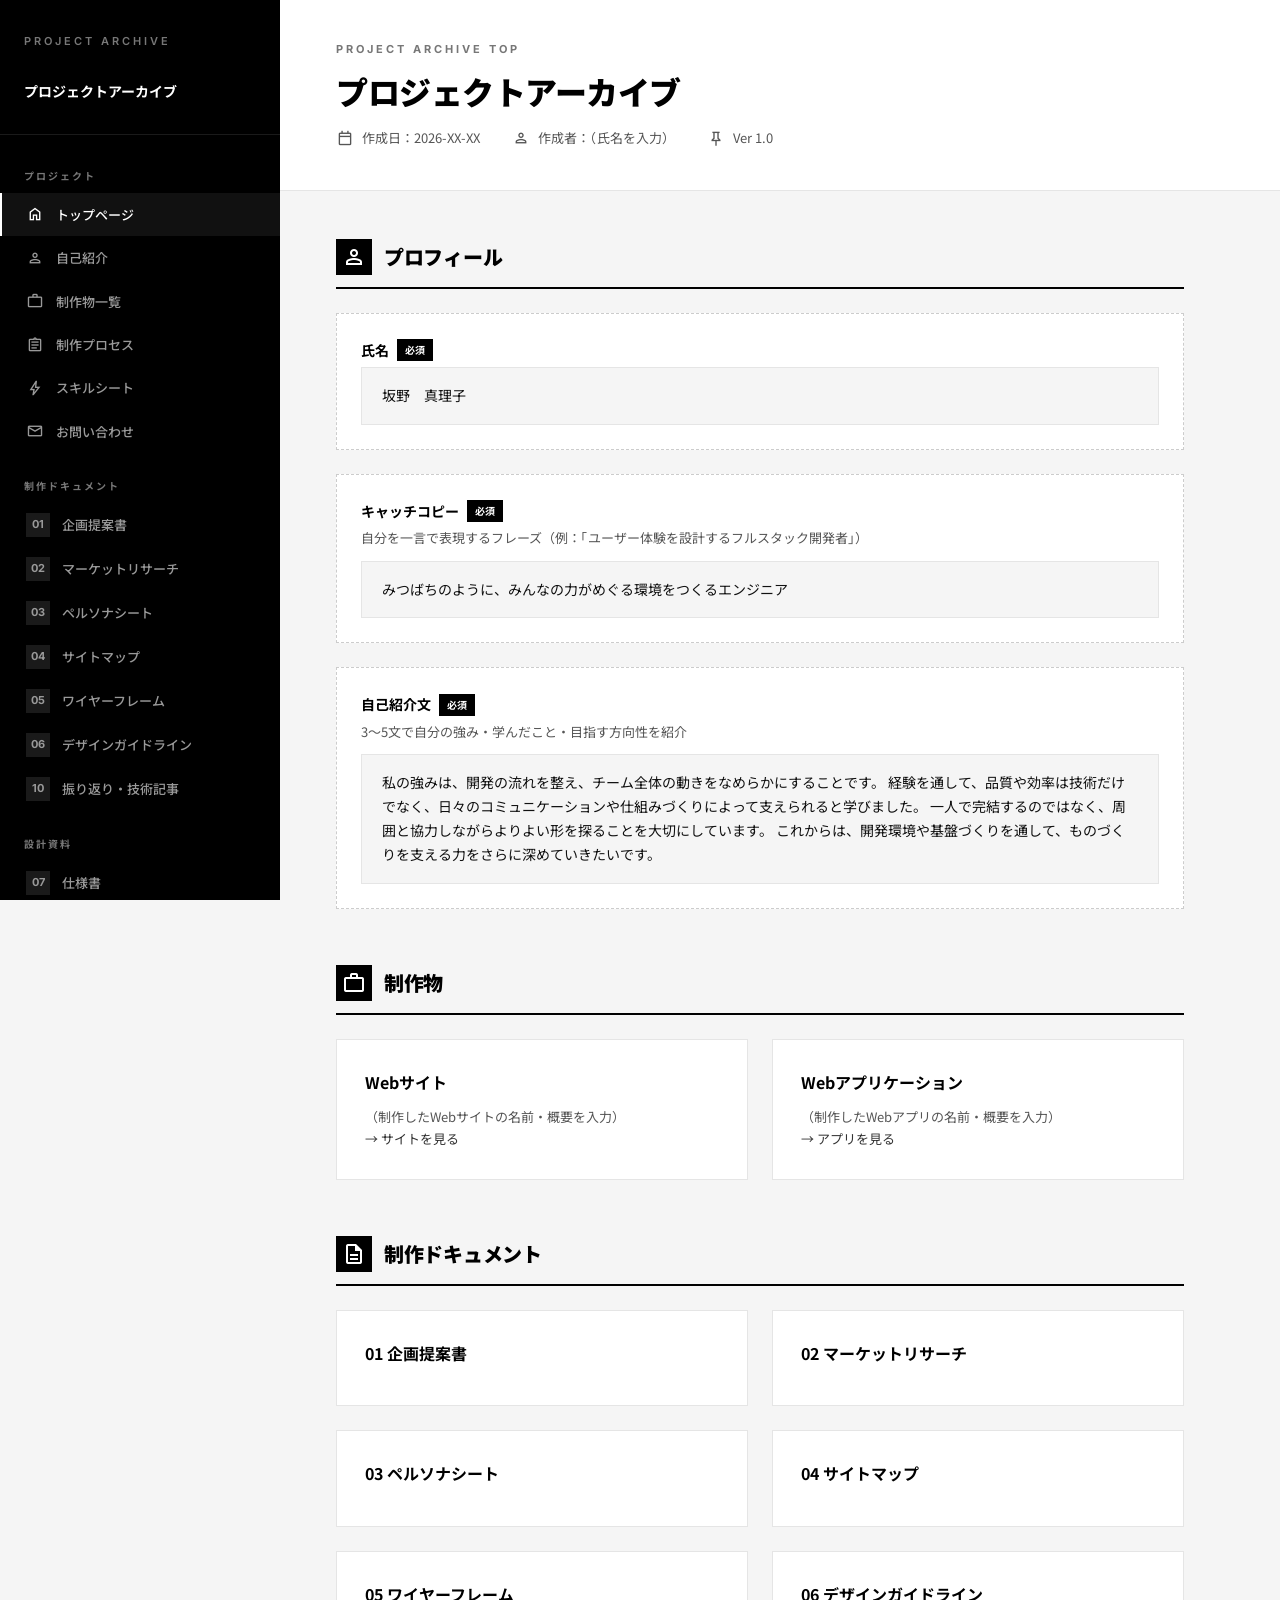
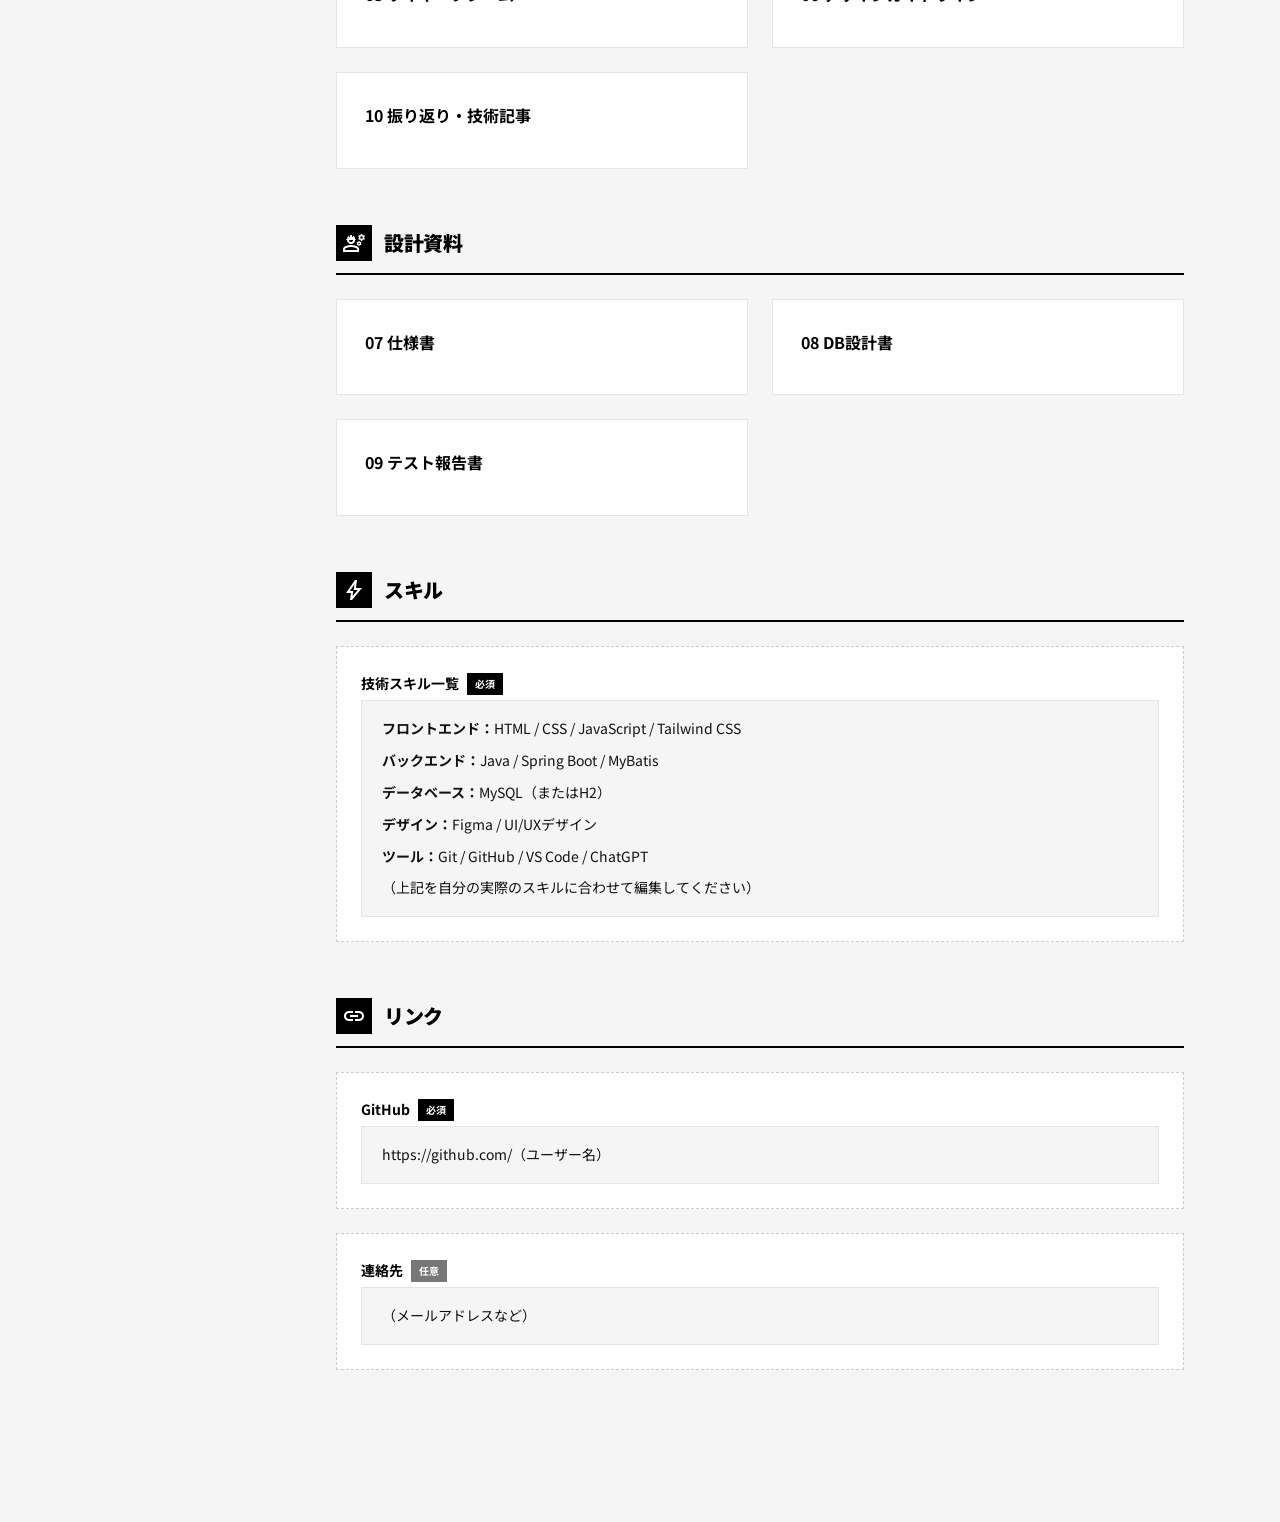
<file: portfolio-templates/index.html>
<!DOCTYPE html>
<html lang="ja">

<head>
  <meta charset="UTF-8">
  <meta name="viewport" content="width=device-width, initial-scale=1.0">
  <title>プロジェクトアーカイブ - プロジェクトアーカイブ</title>
  <link rel="stylesheet"
    href="https://fonts.googleapis.com/css2?family=Material+Symbols+Outlined:opsz,wght,FILL,GRAD@20..48,100..700,0..1,-50..200">
  <link rel="stylesheet" href="css/style.css">
</head>

<body>
  <button class="hamburger" aria-label="メニュー">
    <span></span><span></span><span></span>
  </button>

  <div class="page-wrapper">
    <aside class="sidebar" data-nav-level="root"></aside>

    <main class="main-content">
      <header class="doc-header">
        <div class="doc-category">PROJECT ARCHIVE TOP</div>
        <h1 class="doc-title">プロジェクトアーカイブ</h1>
        <div class="doc-meta">
          <span><span class="material-symbols-outlined icon-sm">calendar_today</span> 作成日：2026-XX-XX</span>
          <span><span class="material-symbols-outlined icon-sm">person</span> 作成者：（氏名を入力）</span>
          <span><span class="material-symbols-outlined icon-sm">push_pin</span> Ver 1.0</span>
        </div>
      </header>

      <div class="doc-body">

        <section class="section">
          <h2 class="section-title"><span class="section-icon"><span
                class="material-symbols-outlined">person</span></span> プロフィール</h2>

          <div class="fill-block">
            <div class="fill-label">氏名 <span class="required">必須</span></div>
            <div class="fill-content">
              <p>坂野　真理子</p>
            </div>
          </div>

          <div class="fill-block">
            <div class="fill-label">キャッチコピー <span class="required">必須</span></div>
            <div class="fill-hint">自分を一言で表現するフレーズ（例：「ユーザー体験を設計するフルスタック開発者」）</div>
            <div class="fill-content">
              <p>みつばちのように、みんなの力がめぐる環境をつくるエンジニア</p>
            </div>
          </div>

          <div class="fill-block">
            <div class="fill-label">自己紹介文 <span class="required">必須</span></div>
            <div class="fill-hint">3〜5文で自分の強み・学んだこと・目指す方向性を紹介</div>
            <div class="fill-content">
              <p>私の強みは、開発の流れを整え、チーム全体の動きをなめらかにすることです。
                経験を通して、品質や効率は技術だけでなく、日々のコミュニケーションや仕組みづくりによって支えられると学びました。
                一人で完結するのではなく、周囲と協力しながらよりよい形を探ることを大切にしています。
                これからは、開発環境や基盤づくりを通して、ものづくりを支える力をさらに深めていきたいです。</p>
            </div>
          </div>
        </section>

        <section class="section">
          <h2 class="section-title"><span class="section-icon"><span
                class="material-symbols-outlined">work</span></span> 制作物</h2>

          <div class="card-grid">
            <div class="card">
              <div class="card-title">Webサイト</div>
              <div class="card-text">
                （制作したWebサイトの名前・概要を入力）<br>
                <a href="#">→ サイトを見る</a>
              </div>
            </div>
            <div class="card">
              <div class="card-title">Webアプリケーション</div>
              <div class="card-text">
                （制作したWebアプリの名前・概要を入力）<br>
                <a href="#">→ アプリを見る</a>
              </div>
            </div>
          </div>
        </section>

        <section class="section">
          <h2 class="section-title"><span class="section-icon"><span
                class="material-symbols-outlined">description</span></span> 制作ドキュメント</h2>
          <div class="card-grid">
            <div class="card"><a href="./docs/01-proposal.html">
                <div class="card-title">01 企画提案書</div>
              </a></div>
            <div class="card"><a href="./docs/02-market-research.html">
                <div class="card-title">02 マーケットリサーチ</div>
              </a></div>
            <div class="card"><a href="./docs/03-persona.html">
                <div class="card-title">03 ペルソナシート</div>
              </a></div>
            <div class="card"><a href="./docs/04-sitemap.html">
                <div class="card-title">04 サイトマップ</div>
              </a></div>
            <div class="card"><a href="./docs/05-wireframe.html">
                <div class="card-title">05 ワイヤーフレーム</div>
              </a></div>
            <div class="card"><a href="./docs/06-design-guide.html">
                <div class="card-title">06 デザインガイドライン</div>
              </a></div>
            <div class="card"><a href="./docs/10-retrospective.html">
                <div class="card-title">10 振り返り・技術記事</div>
              </a></div>
          </div>
        </section>

        <section class="section">
          <h2 class="section-title"><span class="section-icon"><span
                class="material-symbols-outlined">engineering</span></span> 設計資料</h2>
          <div class="card-grid">
            <div class="card"><a href="./docs/07-specification.html">
                <div class="card-title">07 仕様書</div>
              </a></div>
            <div class="card"><a href="./docs/08-db-design.html">
                <div class="card-title">08 DB設計書</div>
              </a></div>
            <div class="card"><a href="./docs/09-test-report.html">
                <div class="card-title">09 テスト報告書</div>
              </a></div>
          </div>
        </section>

        <section class="section">
          <h2 class="section-title"><span class="section-icon"><span
                class="material-symbols-outlined">bolt</span></span> スキル</h2>

          <div class="fill-block">
            <div class="fill-label">技術スキル一覧 <span class="required">必須</span></div>
            <div class="fill-content">
              <p><strong>フロントエンド：</strong>HTML / CSS / JavaScript / Tailwind CSS</p>
              <p><strong>バックエンド：</strong>Java / Spring Boot / MyBatis</p>
              <p><strong>データベース：</strong>MySQL（またはH2）</p>
              <p><strong>デザイン：</strong>Figma / UI/UXデザイン</p>
              <p><strong>ツール：</strong>Git / GitHub / VS Code / ChatGPT</p>
              <p>（上記を自分の実際のスキルに合わせて編集してください）</p>
            </div>
          </div>
        </section>

        <section class="section">
          <h2 class="section-title"><span class="section-icon"><span
                class="material-symbols-outlined">link</span></span> リンク</h2>

          <div class="fill-block">
            <div class="fill-label">GitHub <span class="required">必須</span></div>
            <div class="fill-content">
              <p>https://github.com/（ユーザー名）</p>
            </div>
          </div>

          <div class="fill-block">
            <div class="fill-label">連絡先 <span class="optional">任意</span></div>
            <div class="fill-content">
              <p>（メールアドレスなど）</p>
            </div>
          </div>
        </section>

      </div>
    </main>
  </div>

  <script src="js/main.js"></script>
</body>

</html>
</file>
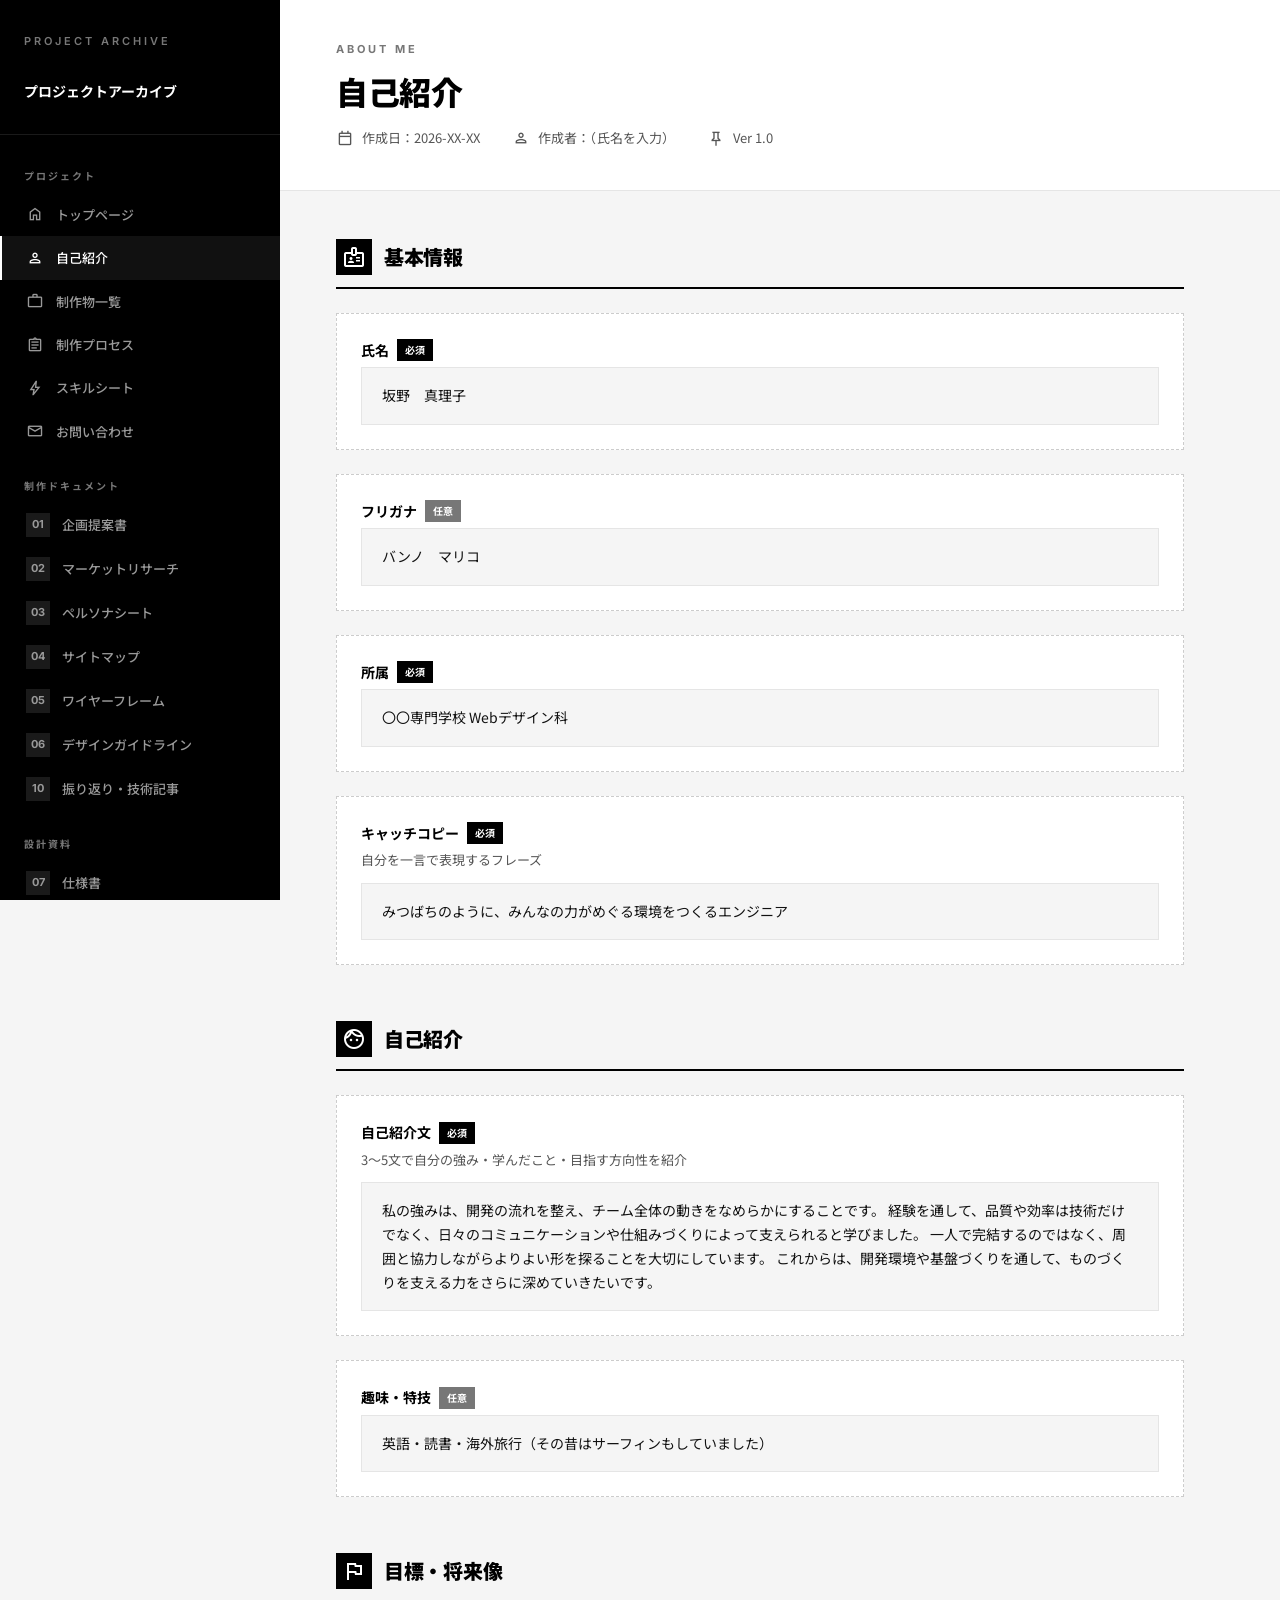
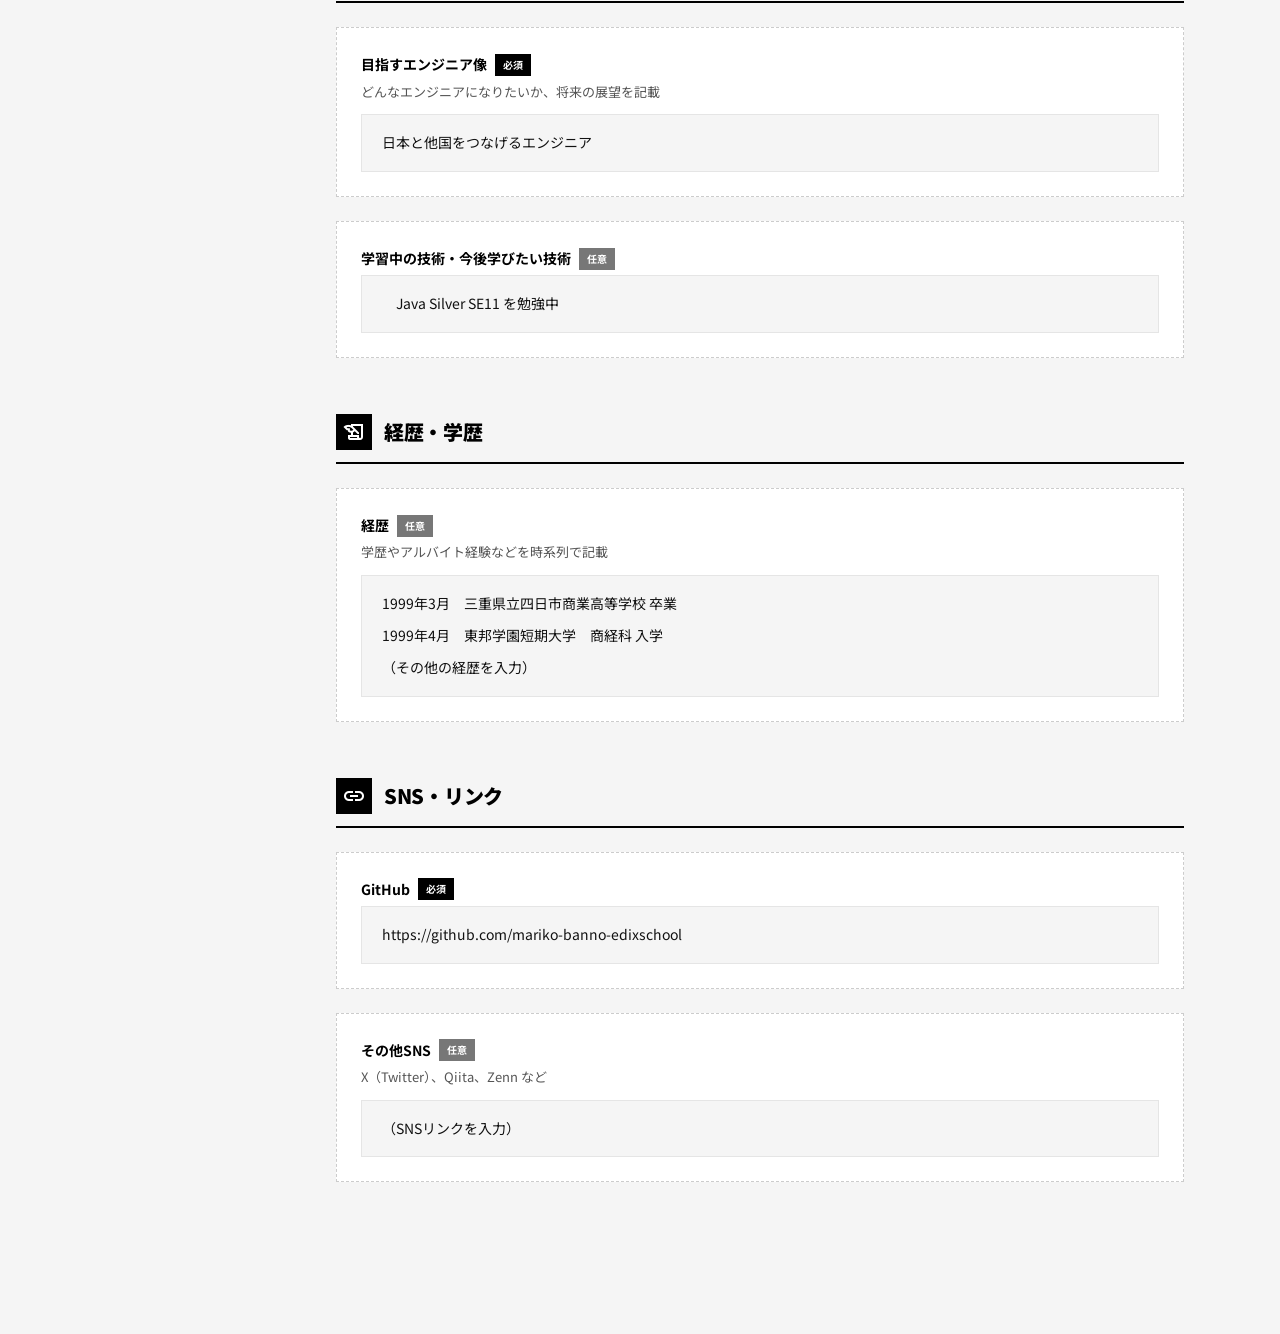
<file: portfolio-templates/about.html>
<!DOCTYPE html>
<html lang="ja">

<head>
  <meta charset="UTF-8">
  <meta name="viewport" content="width=device-width, initial-scale=1.0">
  <title>自己紹介 - プロジェクトアーカイブ</title>
  <link rel="stylesheet"
    href="https://fonts.googleapis.com/css2?family=Material+Symbols+Outlined:opsz,wght,FILL,GRAD@20..48,100..700,0..1,-50..200">
  <link rel="stylesheet" href="css/style.css">
</head>

<body>
  <button class="hamburger" aria-label="メニュー">
    <span></span><span></span><span></span>
  </button>

  <div class="page-wrapper">
    <aside class="sidebar" data-nav-level="root"></aside>

    <main class="main-content">
      <header class="doc-header">
        <div class="doc-category">ABOUT ME</div>
        <h1 class="doc-title">自己紹介</h1>
        <div class="doc-meta">
          <span><span class="material-symbols-outlined icon-sm">calendar_today</span> 作成日：2026-XX-XX</span>
          <span><span class="material-symbols-outlined icon-sm">person</span> 作成者：（氏名を入力）</span>
          <span><span class="material-symbols-outlined icon-sm">push_pin</span> Ver 1.0</span>
        </div>
      </header>

      <div class="doc-body">

        <section class="section">
          <h2 class="section-title"><span class="section-icon"><span
                class="material-symbols-outlined">badge</span></span> 基本情報</h2>

          <div class="fill-block">
            <div class="fill-label">氏名 <span class="required">必須</span></div>
            <div class="fill-content">
              <p>坂野　真理子</p>
            </div>
          </div>

          <div class="fill-block">
            <div class="fill-label">フリガナ <span class="optional">任意</span></div>
            <div class="fill-content">
              <p>バンノ　マリコ</p>
            </div>
          </div>

          <div class="fill-block">
            <div class="fill-label">所属 <span class="required">必須</span></div>
            <div class="fill-content">
              <p>〇〇専門学校 Webデザイン科</p>
            </div>
          </div>

          <div class="fill-block">
            <div class="fill-label">キャッチコピー <span class="required">必須</span></div>
            <div class="fill-hint">自分を一言で表現するフレーズ</div>
            <div class="fill-content">
              <p>みつばちのように、みんなの力がめぐる環境をつくるエンジニア</p>
            </div>
          </div>
        </section>

        <section class="section">
          <h2 class="section-title"><span class="section-icon"><span
                class="material-symbols-outlined">face</span></span> 自己紹介</h2>

          <div class="fill-block">
            <div class="fill-label">自己紹介文 <span class="required">必須</span></div>
            <div class="fill-hint">3〜5文で自分の強み・学んだこと・目指す方向性を紹介</div>
            <div class="fill-content">
              <p>私の強みは、開発の流れを整え、チーム全体の動きをなめらかにすることです。
                経験を通して、品質や効率は技術だけでなく、日々のコミュニケーションや仕組みづくりによって支えられると学びました。
                一人で完結するのではなく、周囲と協力しながらよりよい形を探ることを大切にしています。
                これからは、開発環境や基盤づくりを通して、ものづくりを支える力をさらに深めていきたいです。</p>
            </div>
          </div>

          <div class="fill-block">
            <div class="fill-label">趣味・特技 <span class="optional">任意</span></div>
            <div class="fill-content">
              <p>英語・読書・海外旅行（その昔はサーフィンもしていました）</p>
            </div>
          </div>
        </section>

        <section class="section">
          <h2 class="section-title"><span class="section-icon"><span
                class="material-symbols-outlined">flag</span></span> 目標・将来像</h2>

          <div class="fill-block">
            <div class="fill-label">目指すエンジニア像 <span class="required">必須</span></div>
            <div class="fill-hint">どんなエンジニアになりたいか、将来の展望を記載</div>
            <div class="fill-content">
              <p>日本と他国をつなげるエンジニア</p>
            </div>
          </div>

          <div class="fill-block">
            <div class="fill-label">学習中の技術・今後学びたい技術 <span class="optional">任意</span></div>
            <div class="fill-content">
              <p>　Java Silver SE11 を勉強中　</p>
            </div>
          </div>
        </section>

        <section class="section">
          <h2 class="section-title"><span class="section-icon"><span
                class="material-symbols-outlined">history_edu</span></span> 経歴・学歴</h2>

          <div class="fill-block">
            <div class="fill-label">経歴 <span class="optional">任意</span></div>
            <div class="fill-hint">学歴やアルバイト経験などを時系列で記載</div>
            <div class="fill-content">
              <p>1999年3月　三重県立四日市商業高等学校 卒業</p>
              <p>1999年4月　東邦学園短期大学　商経科 入学</p>
              <p>（その他の経歴を入力）</p>
            </div>
          </div>
        </section>

        <section class="section">
          <h2 class="section-title"><span class="section-icon"><span
                class="material-symbols-outlined">link</span></span> SNS・リンク</h2>

          <div class="fill-block">
            <div class="fill-label">GitHub <span class="required">必須</span></div>
            <div class="fill-content">
              <p>https://github.com/mariko-banno-edixschool</p>
            </div>
          </div>

          <div class="fill-block">
            <div class="fill-label">その他SNS <span class="optional">任意</span></div>
            <div class="fill-hint">X（Twitter）、Qiita、Zenn など</div>
            <div class="fill-content">
              <p>（SNSリンクを入力）</p>
            </div>
          </div>
        </section>

      </div>
    </main>
  </div>

  <script src="js/main.js"></script>
</body>

</html>
</file>
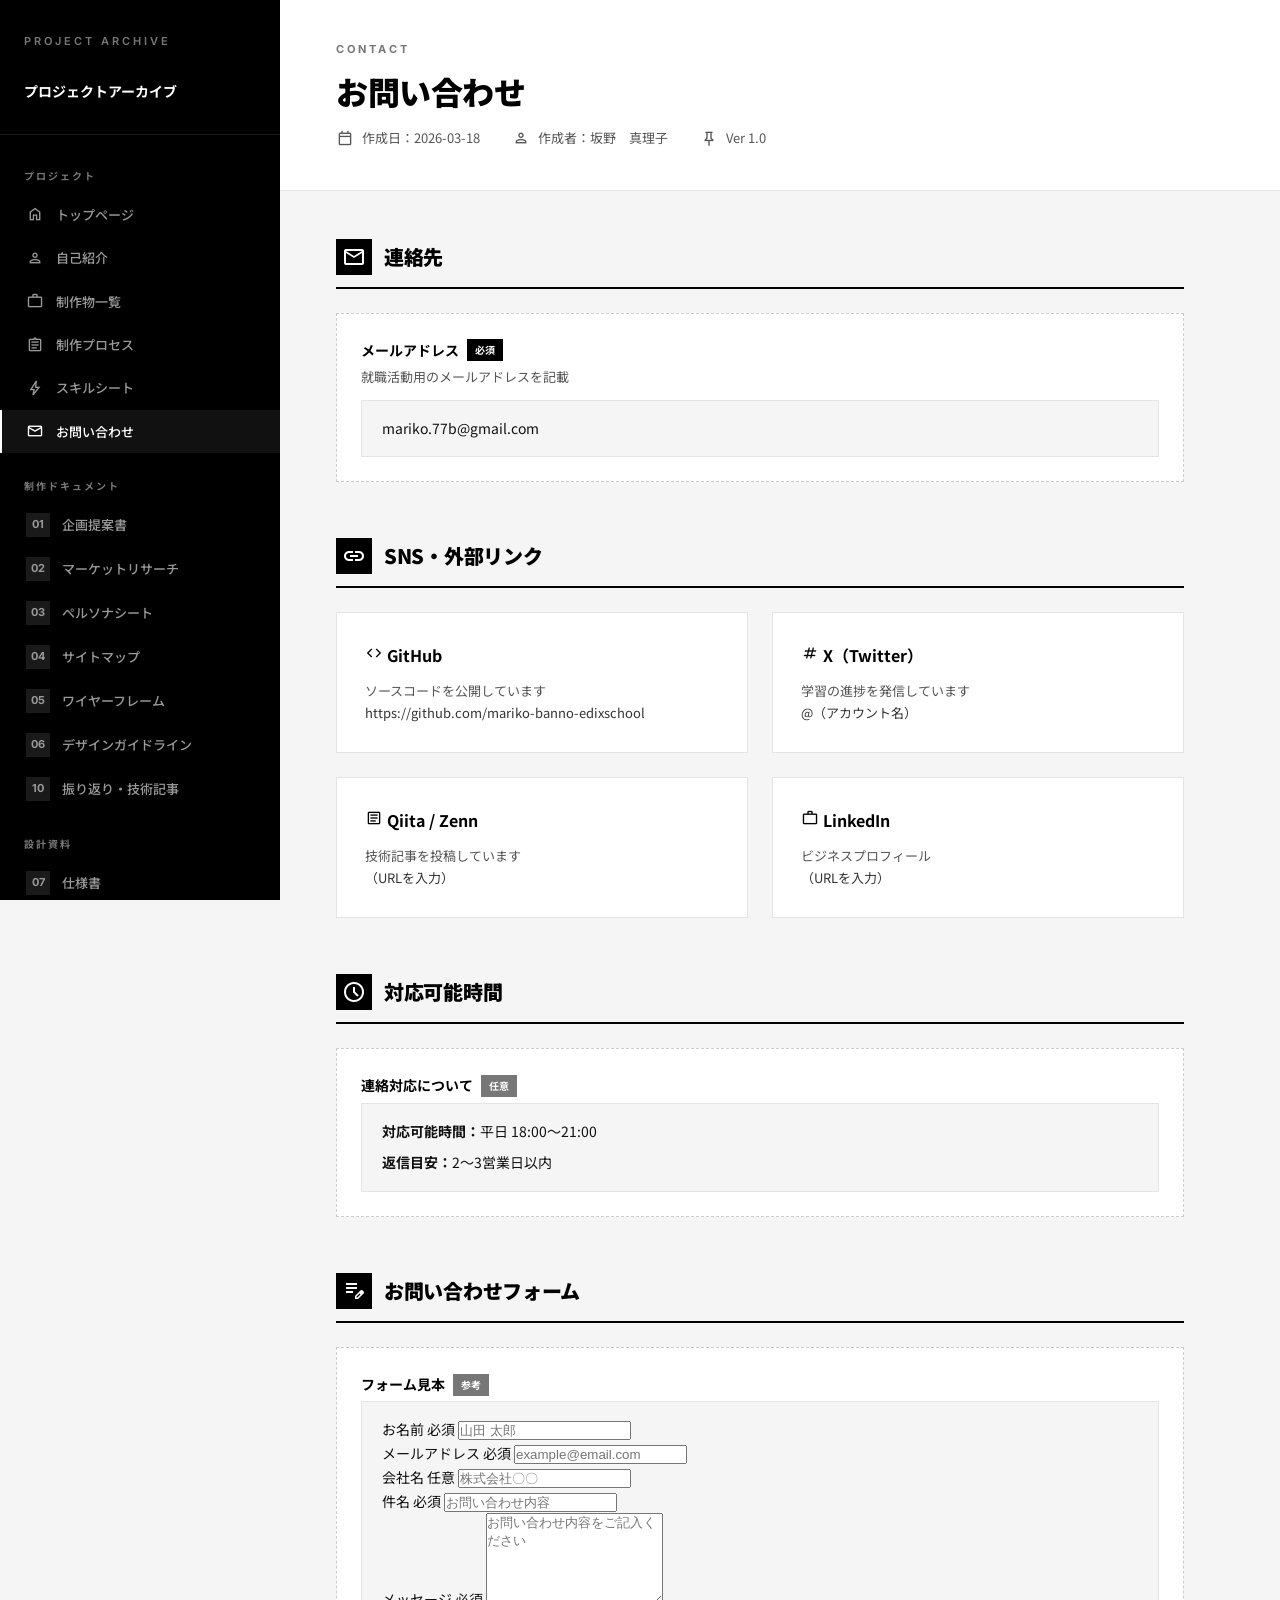
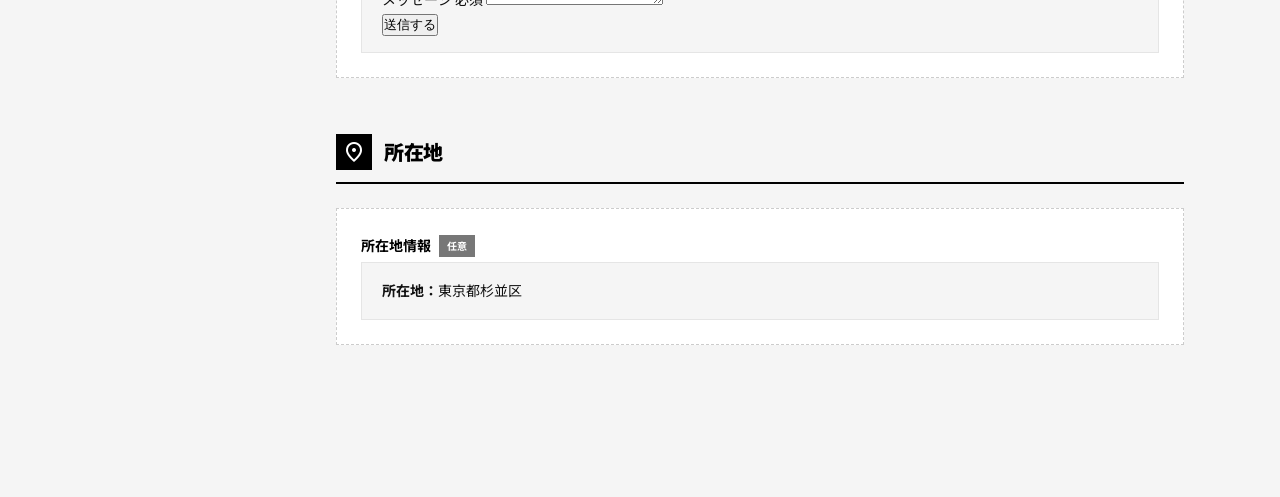
<file: portfolio-templates/contact.html>
<!DOCTYPE html>
<html lang="ja">

<head>
  <meta charset="UTF-8">
  <meta name="viewport" content="width=device-width, initial-scale=1.0">
  <title>お問い合わせ - プロジェクトアーカイブ</title>
  <link rel="stylesheet"
    href="https://fonts.googleapis.com/css2?family=Material+Symbols+Outlined:opsz,wght,FILL,GRAD@20..48,100..700,0..1,-50..200">
  <link rel="stylesheet" href="css/style.css">
</head>

<body>
  <button class="hamburger" aria-label="メニュー">
    <span></span><span></span><span></span>
  </button>

  <div class="page-wrapper">
    <aside class="sidebar" data-nav-level="root"></aside>

    <main class="main-content">
      <header class="doc-header">
        <div class="doc-category">CONTACT</div>
        <h1 class="doc-title">お問い合わせ</h1>
        <div class="doc-meta">
          <span><span class="material-symbols-outlined icon-sm">calendar_today</span> 作成日：2026-03-18</span>
          <span><span class="material-symbols-outlined icon-sm">person</span> 作成者：坂野　真理子</span>
          <span><span class="material-symbols-outlined icon-sm">push_pin</span> Ver 1.0</span>
        </div>
      </header>

      <div class="doc-body">


        <section class="section">
          <h2 class="section-title"><span class="section-icon"><span
                class="material-symbols-outlined">mail</span></span> 連絡先</h2>

          <div class="fill-block">
            <div class="fill-label">メールアドレス <span class="required">必須</span></div>
            <div class="fill-hint">就職活動用のメールアドレスを記載</div>
            <div class="fill-content">
              <p>mariko.77b@gmail.com</p>
            </div>
          </div>

        </section>

        <section class="section">
          <h2 class="section-title"><span class="section-icon"><span
                class="material-symbols-outlined">link</span></span> SNS・外部リンク</h2>

          <div class="card-grid">
            <div class="card">
              <div class="card-title"><span class="material-symbols-outlined icon-sm">code</span> GitHub</div>
              <div class="card-text">
                <p>ソースコードを公開しています</p>
                <p><a href="https://github.com/" target="_blank">https://github.com/mariko-banno-edixschool</a></p>
              </div>
            </div>
            <div class="card">
              <div class="card-title"><span class="material-symbols-outlined icon-sm">tag</span> X（Twitter）</div>
              <div class="card-text">
                <p>学習の進捗を発信しています</p>
                <p><a href="https://x.com/" target="_blank">@（アカウント名）</a></p>
              </div>
            </div>
            <div class="card">
              <div class="card-title"><span class="material-symbols-outlined icon-sm">article</span> Qiita / Zenn</div>
              <div class="card-text">
                <p>技術記事を投稿しています</p>
                <p><a href="#" target="_blank">（URLを入力）</a></p>
              </div>
            </div>
            <div class="card">
              <div class="card-title"><span class="material-symbols-outlined icon-sm">work</span> LinkedIn</div>
              <div class="card-text">
                <p>ビジネスプロフィール</p>
                <p><a href="#" target="_blank">（URLを入力）</a></p>
              </div>
            </div>
          </div>
        </section>

        <section class="section">
          <h2 class="section-title"><span class="section-icon"><span
                class="material-symbols-outlined">schedule</span></span> 対応可能時間</h2>

          <div class="fill-block">
            <div class="fill-label">連絡対応について <span class="optional">任意</span></div>
            <div class="fill-content">
              <p><strong>対応可能時間：</strong>平日 18:00〜21:00</p>
              <p><strong>返信目安：</strong>2〜3営業日以内</p>
            </div>
          </div>
        </section>

        <section class="section">
          <h2 class="section-title"><span class="section-icon"><span
                class="material-symbols-outlined">edit_note</span></span> お問い合わせフォーム</h2>


          <div class="fill-block">
            <div class="fill-label">フォーム見本 <span class="optional">参考</span></div>
            <div class="fill-content">
              <form class="contact-form" onsubmit="return false;">
                <div class="form-group">
                  <label for="name">お名前 <span class="required">必須</span></label>
                  <input type="text" id="name" name="name" placeholder="山田 太郎" required>
                </div>
                <div class="form-group">
                  <label for="email">メールアドレス <span class="required">必須</span></label>
                  <input type="email" id="email" name="email" placeholder="example@email.com" required>
                </div>
                <div class="form-group">
                  <label for="company">会社名 <span class="optional">任意</span></label>
                  <input type="text" id="company" name="company" placeholder="株式会社〇〇">
                </div>
                <div class="form-group">
                  <label for="subject">件名 <span class="required">必須</span></label>
                  <input type="text" id="subject" name="subject" placeholder="お問い合わせ内容" required>
                </div>
                <div class="form-group">
                  <label for="message">メッセージ <span class="required">必須</span></label>
                  <textarea id="message" name="message" rows="6" placeholder="お問い合わせ内容をご記入ください" required></textarea>
                </div>
                <div class="form-actions">
                  <button type="submit" class="btn btn-primary">送信する</button>
                </div>
              </form>
            </div>
          </div>
        </section>

        <section class="section">
          <h2 class="section-title"><span class="section-icon"><span
                class="material-symbols-outlined">location_on</span></span> 所在地</h2>

          <div class="fill-block">
            <div class="fill-label">所在地情報 <span class="optional">任意</span></div>

            <div class="fill-content">
              <p><strong>所在地：</strong>東京都杉並区</p>
            </div>
          </div>
        </section>

      </div>
    </main>
  </div>

  <script src="js/main.js"></script>
</body>

</html>
</file>
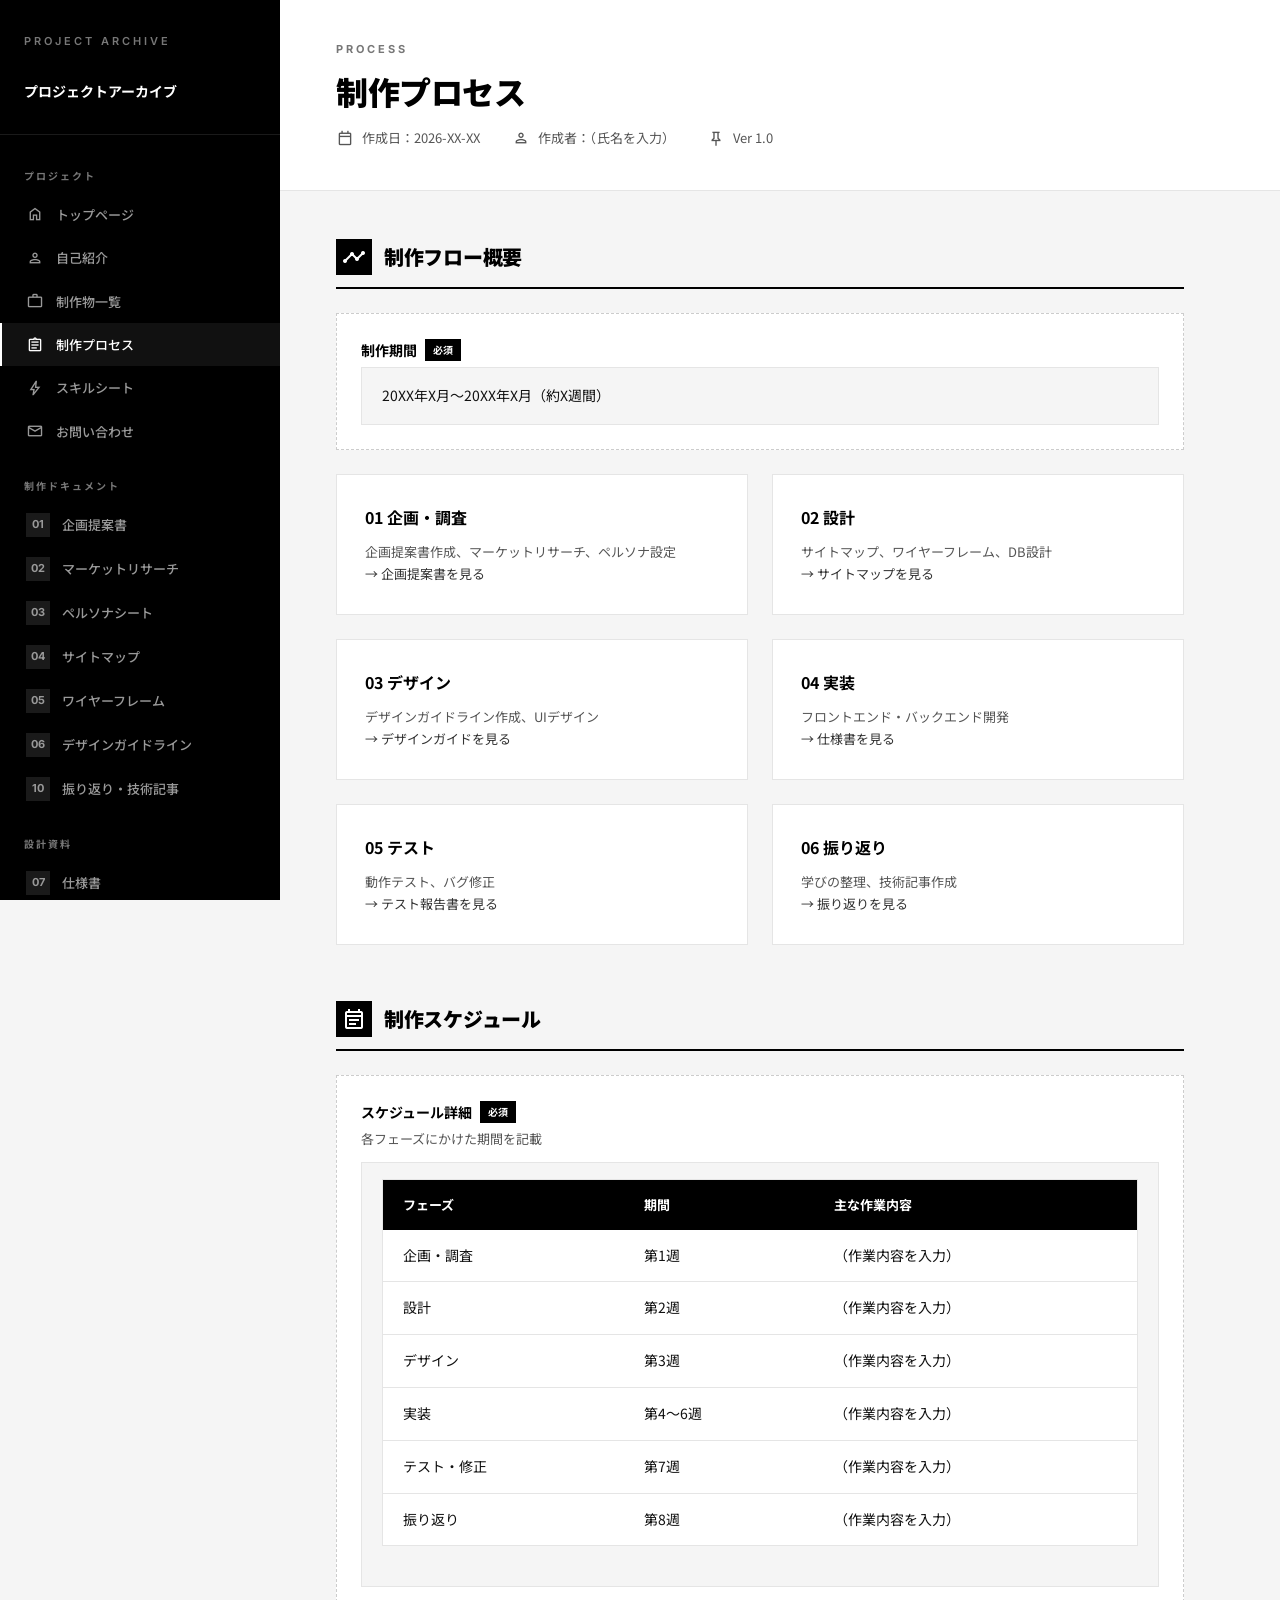
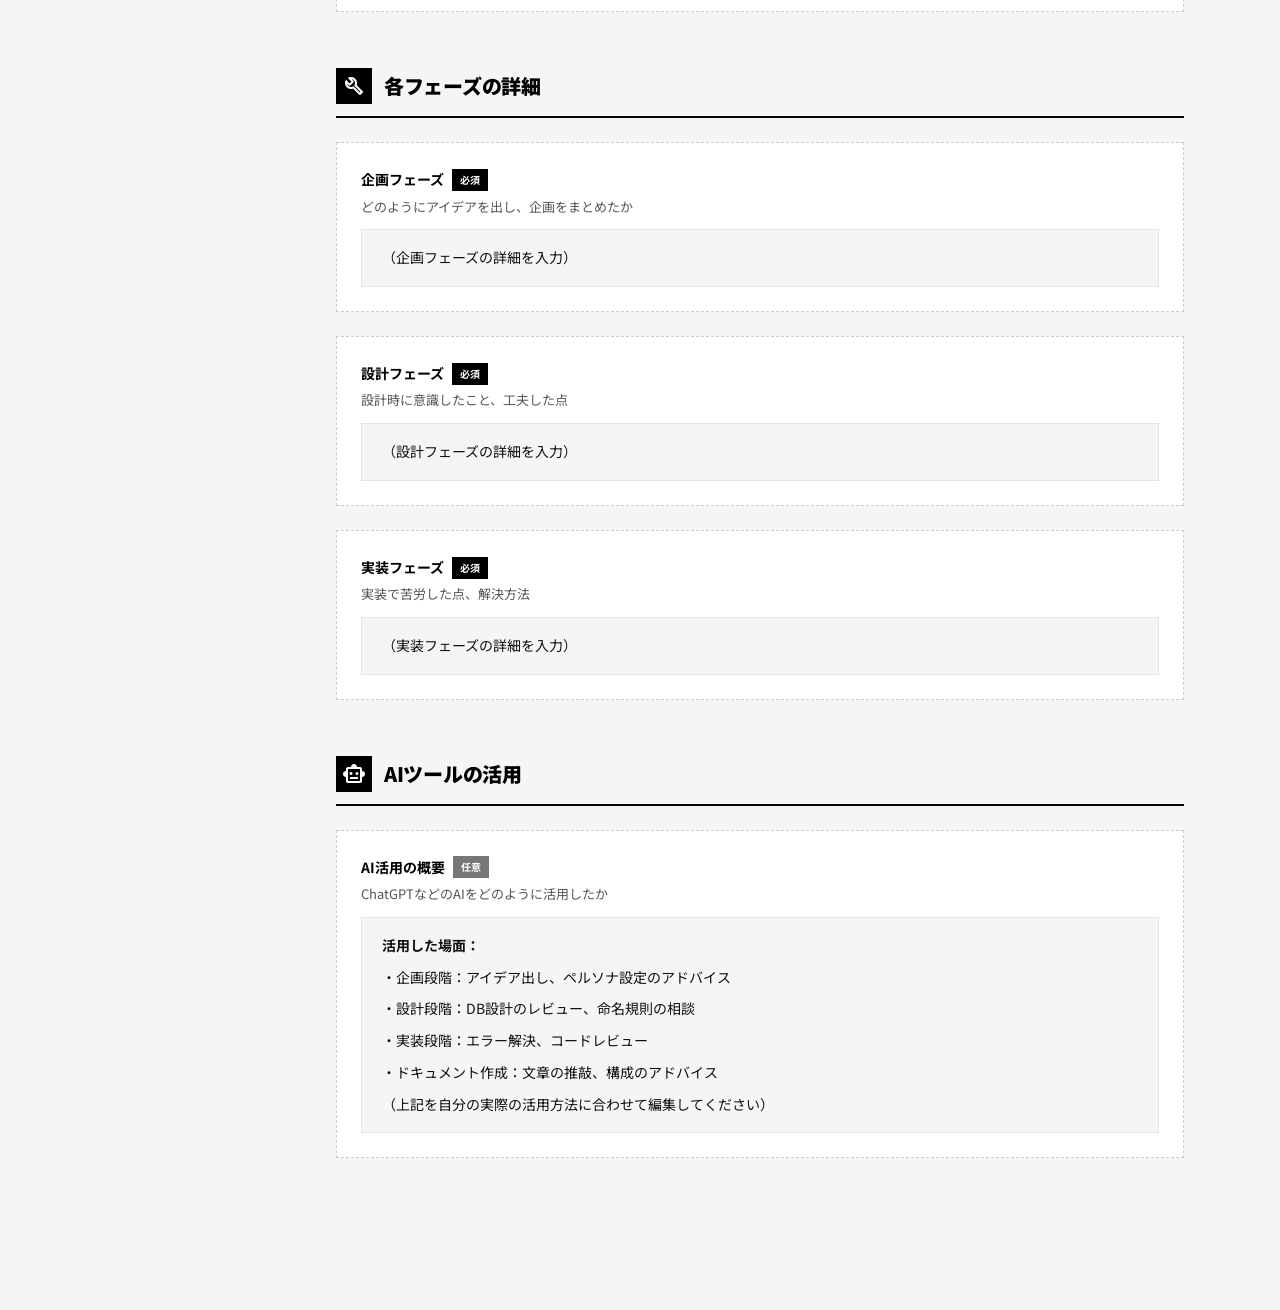
<file: portfolio-templates/process.html>
<!DOCTYPE html>
<html lang="ja">
<head>
  <meta charset="UTF-8">
  <meta name="viewport" content="width=device-width, initial-scale=1.0">
  <title>制作プロセス -  プロジェクトアーカイブ</title>
  <link rel="stylesheet" href="https://fonts.googleapis.com/css2?family=Material+Symbols+Outlined:opsz,wght,FILL,GRAD@20..48,100..700,0..1,-50..200">
  <link rel="stylesheet" href="css/style.css">
</head>
<body>
  <button class="hamburger" aria-label="メニュー">
    <span></span><span></span><span></span>
  </button>

  <div class="page-wrapper">
  <aside class="sidebar" data-nav-level="root"></aside>

    <main class="main-content">
      <header class="doc-header">
        <div class="doc-category">PROCESS</div>
        <h1 class="doc-title">制作プロセス</h1>
        <div class="doc-meta">
          <span><span class="material-symbols-outlined icon-sm">calendar_today</span> 作成日：2026-XX-XX</span>
          <span><span class="material-symbols-outlined icon-sm">person</span> 作成者：（氏名を入力）</span>
          <span><span class="material-symbols-outlined icon-sm">push_pin</span> Ver 1.0</span>
        </div>
      </header>

      <div class="doc-body">


        <section class="section">
          <h2 class="section-title"><span class="section-icon"><span class="material-symbols-outlined">timeline</span></span> 制作フロー概要</h2>

          <div class="fill-block">
            <div class="fill-label">制作期間 <span class="required">必須</span></div>
            <div class="fill-content"><p>20XX年X月〜20XX年X月（約X週間）</p></div>
          </div>

          <div class="card-grid">
            <div class="card">
              <div class="card-title">01 企画・調査</div>
              <div class="card-text">
                <p>企画提案書作成、マーケットリサーチ、ペルソナ設定</p>
                <p><a href="./docs/01-proposal.html">→ 企画提案書を見る</a></p>
              </div>
            </div>
            <div class="card">
              <div class="card-title">02 設計</div>
              <div class="card-text">
                <p>サイトマップ、ワイヤーフレーム、DB設計</p>
                <p><a href="./docs/04-sitemap.html">→ サイトマップを見る</a></p>
              </div>
            </div>
            <div class="card">
              <div class="card-title">03 デザイン</div>
              <div class="card-text">
                <p>デザインガイドライン作成、UIデザイン</p>
                <p><a href="./docs/06-design-guide.html">→ デザインガイドを見る</a></p>
              </div>
            </div>
            <div class="card">
              <div class="card-title">04 実装</div>
              <div class="card-text">
                <p>フロントエンド・バックエンド開発</p>
                <p><a href="./docs/07-specification.html">→ 仕様書を見る</a></p>
              </div>
            </div>
            <div class="card">
              <div class="card-title">05 テスト</div>
              <div class="card-text">
                <p>動作テスト、バグ修正</p>
                <p><a href="./docs/09-test-report.html">→ テスト報告書を見る</a></p>
              </div>
            </div>
            <div class="card">
              <div class="card-title">06 振り返り</div>
              <div class="card-text">
                <p>学びの整理、技術記事作成</p>
                <p><a href="./docs/10-retrospective.html">→ 振り返りを見る</a></p>
              </div>
            </div>
          </div>
        </section>

        <section class="section">
          <h2 class="section-title"><span class="section-icon"><span class="material-symbols-outlined">event_note</span></span> 制作スケジュール</h2>

          <div class="fill-block">
            <div class="fill-label">スケジュール詳細 <span class="required">必須</span></div>
            <div class="fill-hint">各フェーズにかけた期間を記載</div>
            <div class="fill-content">
              <table class="doc-table">
                <thead>
                  <tr>
                    <th>フェーズ</th>
                    <th>期間</th>
                    <th>主な作業内容</th>
                  </tr>
                </thead>
                <tbody>
                  <tr>
                    <td>企画・調査</td>
                    <td>第1週</td>
                    <td>（作業内容を入力）</td>
                  </tr>
                  <tr>
                    <td>設計</td>
                    <td>第2週</td>
                    <td>（作業内容を入力）</td>
                  </tr>
                  <tr>
                    <td>デザイン</td>
                    <td>第3週</td>
                    <td>（作業内容を入力）</td>
                  </tr>
                  <tr>
                    <td>実装</td>
                    <td>第4〜6週</td>
                    <td>（作業内容を入力）</td>
                  </tr>
                  <tr>
                    <td>テスト・修正</td>
                    <td>第7週</td>
                    <td>（作業内容を入力）</td>
                  </tr>
                  <tr>
                    <td>振り返り</td>
                    <td>第8週</td>
                    <td>（作業内容を入力）</td>
                  </tr>
                </tbody>
              </table>
            </div>
          </div>
        </section>

        <section class="section">
          <h2 class="section-title"><span class="section-icon"><span class="material-symbols-outlined">build</span></span> 各フェーズの詳細</h2>

          <div class="fill-block">
            <div class="fill-label">企画フェーズ <span class="required">必須</span></div>
            <div class="fill-hint">どのようにアイデアを出し、企画をまとめたか</div>
            <div class="fill-content"><p>（企画フェーズの詳細を入力）</p></div>
          </div>

          <div class="fill-block">
            <div class="fill-label">設計フェーズ <span class="required">必須</span></div>
            <div class="fill-hint">設計時に意識したこと、工夫した点</div>
            <div class="fill-content"><p>（設計フェーズの詳細を入力）</p></div>
          </div>

          <div class="fill-block">
            <div class="fill-label">実装フェーズ <span class="required">必須</span></div>
            <div class="fill-hint">実装で苦労した点、解決方法</div>
            <div class="fill-content"><p>（実装フェーズの詳細を入力）</p></div>
          </div>
        </section>

        <section class="section">
          <h2 class="section-title"><span class="section-icon"><span class="material-symbols-outlined">smart_toy</span></span> AIツールの活用</h2>

          <div class="fill-block">
            <div class="fill-label">AI活用の概要 <span class="optional">任意</span></div>
            <div class="fill-hint">ChatGPTなどのAIをどのように活用したか</div>
            <div class="fill-content">
              <p><strong>活用した場面：</strong></p>
              <p>・企画段階：アイデア出し、ペルソナ設定のアドバイス</p>
              <p>・設計段階：DB設計のレビュー、命名規則の相談</p>
              <p>・実装段階：エラー解決、コードレビュー</p>
              <p>・ドキュメント作成：文章の推敲、構成のアドバイス</p>
              <p>（上記を自分の実際の活用方法に合わせて編集してください）</p>
            </div>
          </div>

        </section>

      </div>
    </main>
  </div>

  <script src="js/main.js"></script>
</body>
</html>
</file>
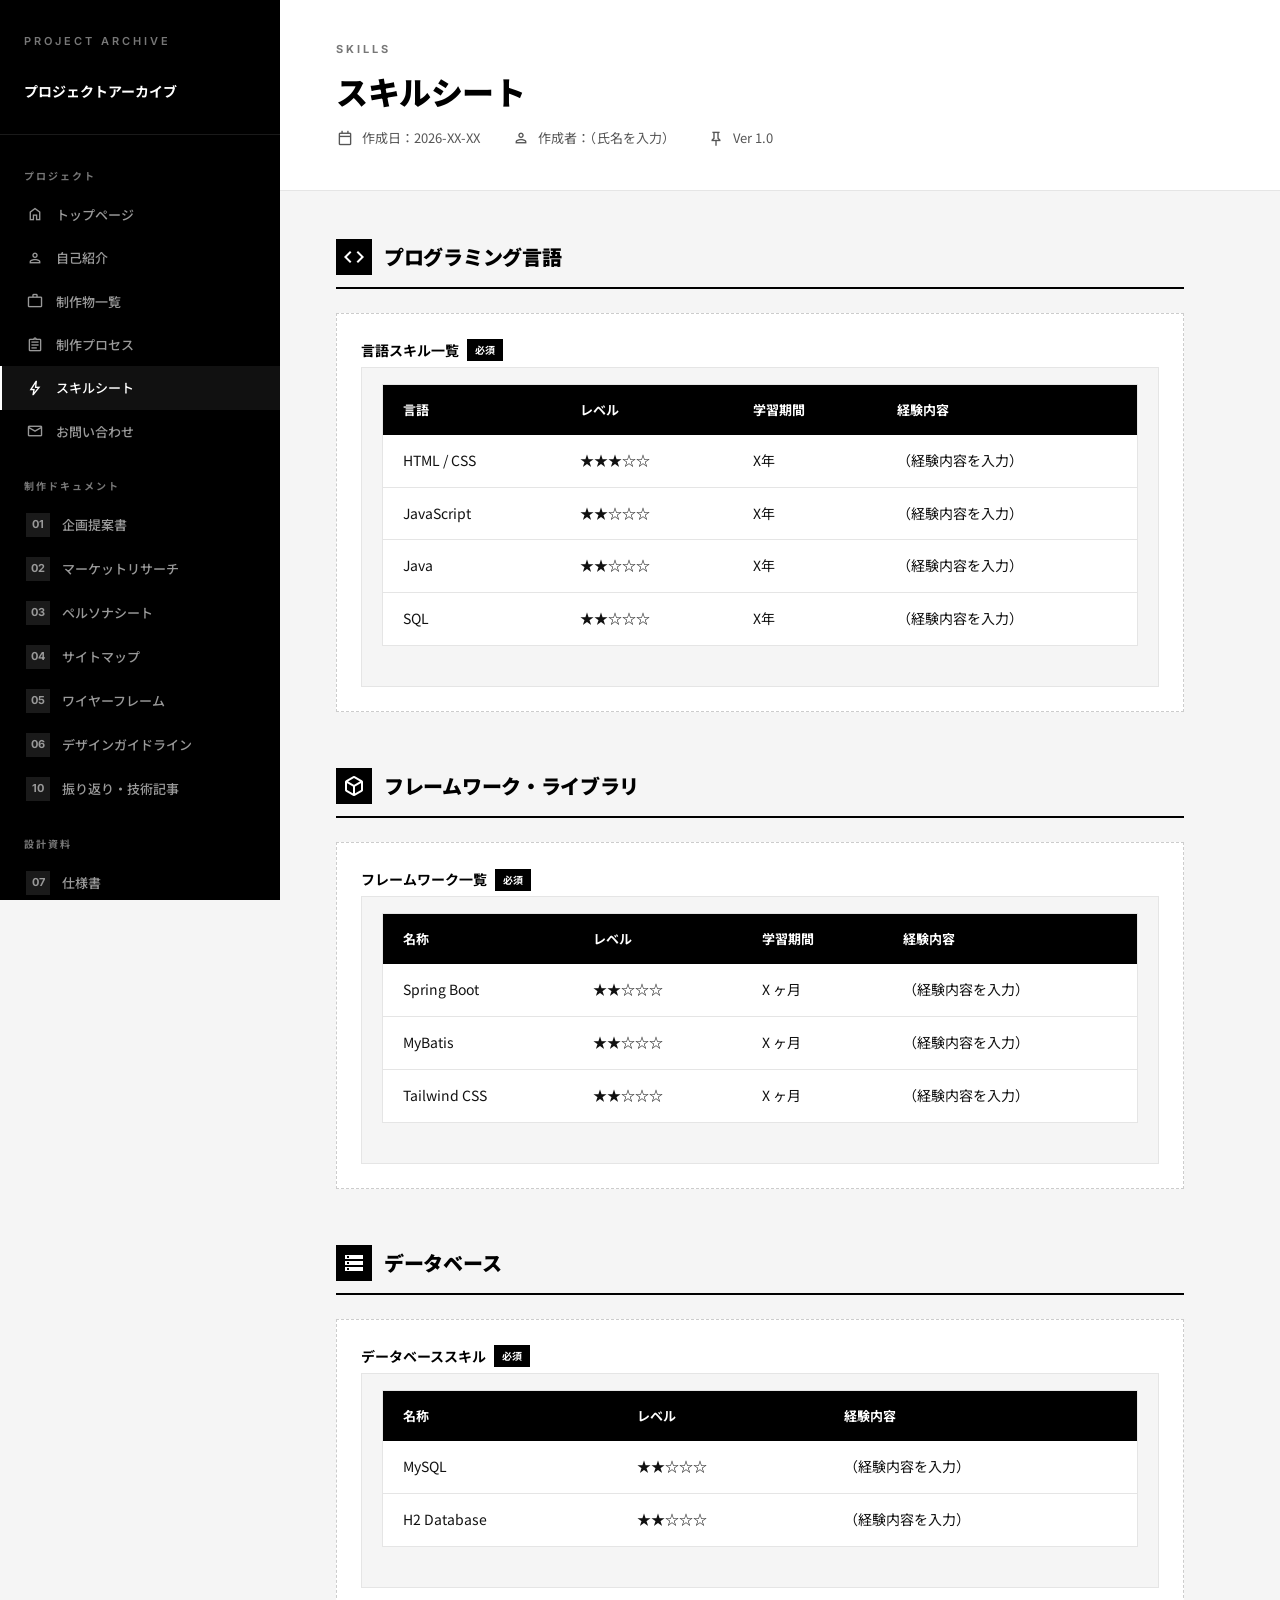
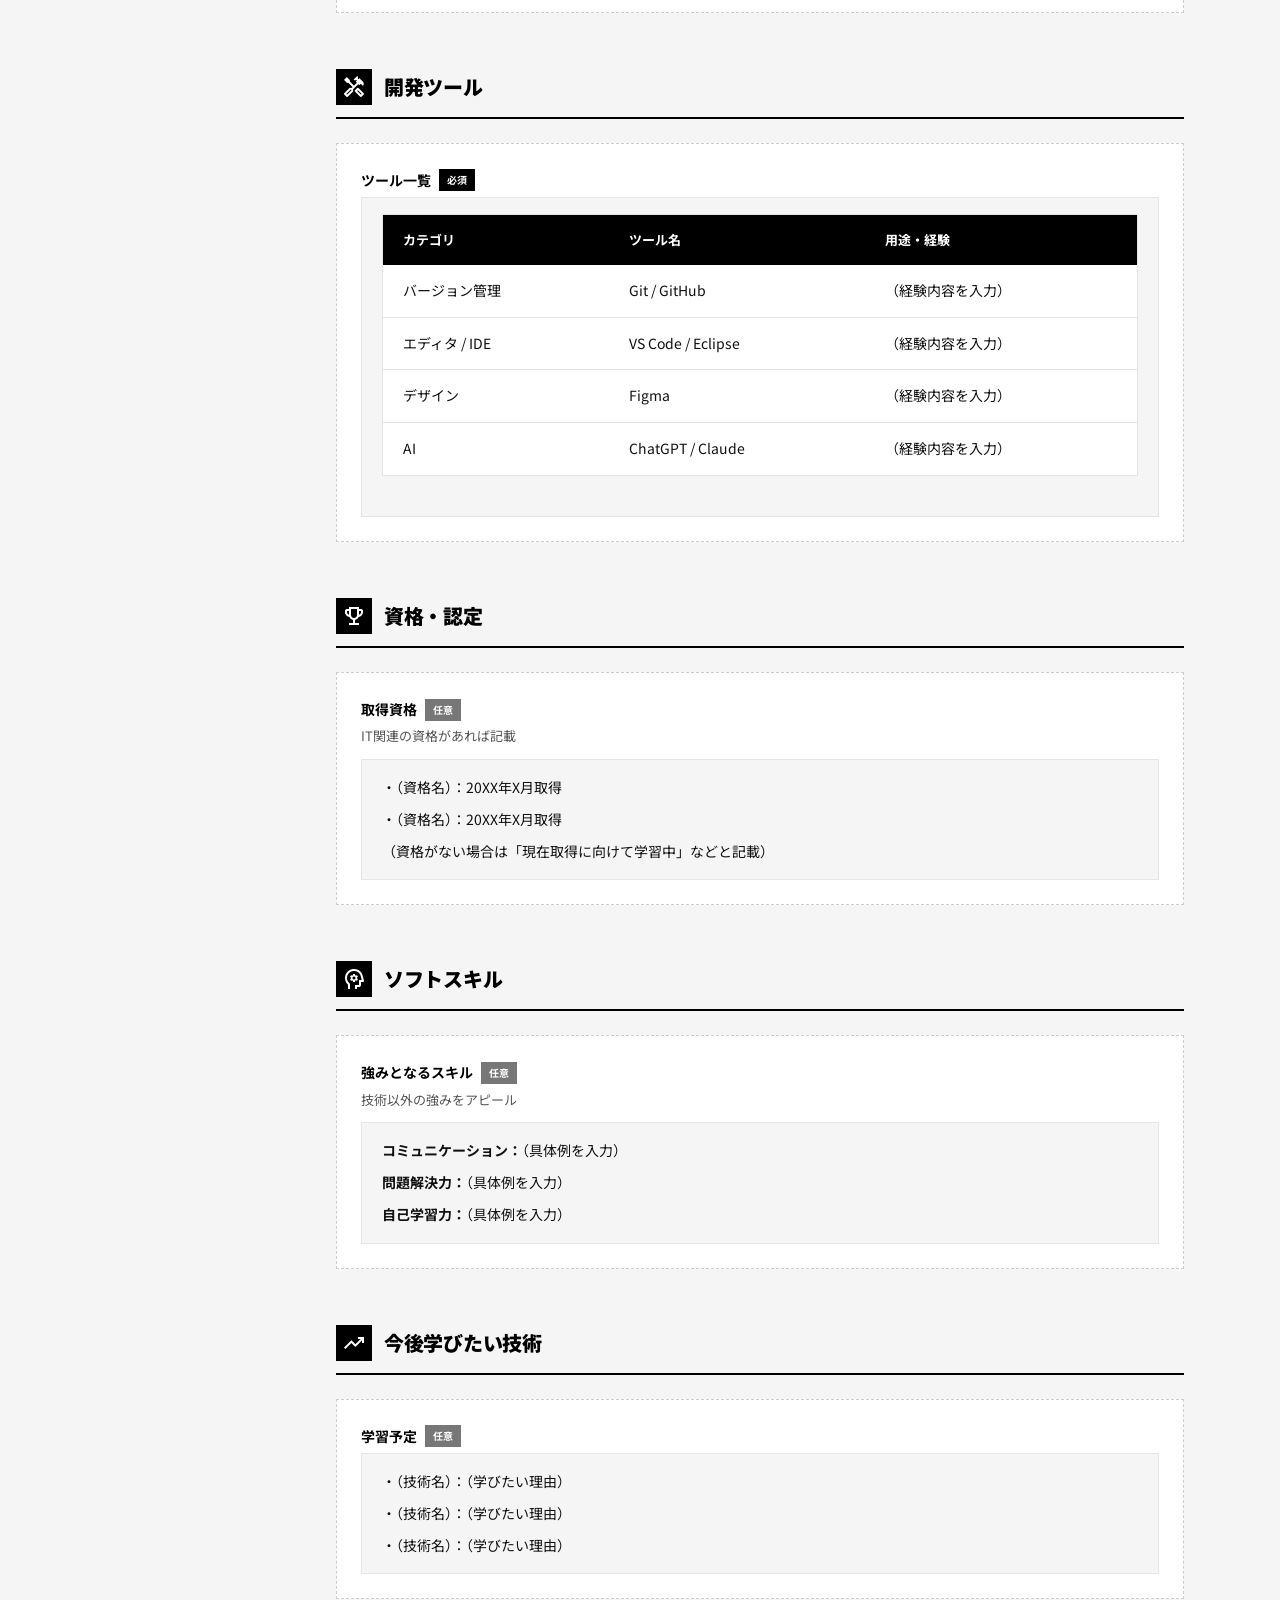
<file: portfolio-templates/skills.html>
<!DOCTYPE html>
<html lang="ja">
<head>
  <meta charset="UTF-8">
  <meta name="viewport" content="width=device-width, initial-scale=1.0">
  <title>スキルシート -  プロジェクトアーカイブ</title>
  <link rel="stylesheet" href="https://fonts.googleapis.com/css2?family=Material+Symbols+Outlined:opsz,wght,FILL,GRAD@20..48,100..700,0..1,-50..200">
  <link rel="stylesheet" href="css/style.css">
</head>
<body>
  <button class="hamburger" aria-label="メニュー">
    <span></span><span></span><span></span>
  </button>

  <div class="page-wrapper">
  <aside class="sidebar" data-nav-level="root"></aside>

    <main class="main-content">
      <header class="doc-header">
        <div class="doc-category">SKILLS</div>
        <h1 class="doc-title">スキルシート</h1>
        <div class="doc-meta">
          <span><span class="material-symbols-outlined icon-sm">calendar_today</span> 作成日：2026-XX-XX</span>
          <span><span class="material-symbols-outlined icon-sm">person</span> 作成者：（氏名を入力）</span>
          <span><span class="material-symbols-outlined icon-sm">push_pin</span> Ver 1.0</span>
        </div>
      </header>

      <div class="doc-body">


        <section class="section">
          <h2 class="section-title"><span class="section-icon"><span class="material-symbols-outlined">code</span></span> プログラミング言語</h2>

          <div class="fill-block">
            <div class="fill-label">言語スキル一覧 <span class="required">必須</span></div>
            <div class="fill-content">
              <table class="doc-table">
                <thead>
                  <tr>
                    <th>言語</th>
                    <th>レベル</th>
                    <th>学習期間</th>
                    <th>経験内容</th>
                  </tr>
                </thead>
                <tbody>
                  <tr>
                    <td>HTML / CSS</td>
                    <td>★★★☆☆</td>
                    <td>X年</td>
                    <td>（経験内容を入力）</td>
                  </tr>
                  <tr>
                    <td>JavaScript</td>
                    <td>★★☆☆☆</td>
                    <td>X年</td>
                    <td>（経験内容を入力）</td>
                  </tr>
                  <tr>
                    <td>Java</td>
                    <td>★★☆☆☆</td>
                    <td>X年</td>
                    <td>（経験内容を入力）</td>
                  </tr>
                  <tr>
                    <td>SQL</td>
                    <td>★★☆☆☆</td>
                    <td>X年</td>
                    <td>（経験内容を入力）</td>
                  </tr>
                </tbody>
              </table>
            </div>
          </div>

        </section>

        <section class="section">
          <h2 class="section-title"><span class="section-icon"><span class="material-symbols-outlined">deployed_code</span></span> フレームワーク・ライブラリ</h2>

          <div class="fill-block">
            <div class="fill-label">フレームワーク一覧 <span class="required">必須</span></div>
            <div class="fill-content">
              <table class="doc-table">
                <thead>
                  <tr>
                    <th>名称</th>
                    <th>レベル</th>
                    <th>学習期間</th>
                    <th>経験内容</th>
                  </tr>
                </thead>
                <tbody>
                  <tr>
                    <td>Spring Boot</td>
                    <td>★★☆☆☆</td>
                    <td>X ヶ月</td>
                    <td>（経験内容を入力）</td>
                  </tr>
                  <tr>
                    <td>MyBatis</td>
                    <td>★★☆☆☆</td>
                    <td>X ヶ月</td>
                    <td>（経験内容を入力）</td>
                  </tr>
                  <tr>
                    <td>Tailwind CSS</td>
                    <td>★★☆☆☆</td>
                    <td>X ヶ月</td>
                    <td>（経験内容を入力）</td>
                  </tr>
                </tbody>
              </table>
            </div>
          </div>
        </section>

        <section class="section">
          <h2 class="section-title"><span class="section-icon"><span class="material-symbols-outlined">storage</span></span> データベース</h2>

          <div class="fill-block">
            <div class="fill-label">データベーススキル <span class="required">必須</span></div>
            <div class="fill-content">
              <table class="doc-table">
                <thead>
                  <tr>
                    <th>名称</th>
                    <th>レベル</th>
                    <th>経験内容</th>
                  </tr>
                </thead>
                <tbody>
                  <tr>
                    <td>MySQL</td>
                    <td>★★☆☆☆</td>
                    <td>（経験内容を入力）</td>
                  </tr>
                  <tr>
                    <td>H2 Database</td>
                    <td>★★☆☆☆</td>
                    <td>（経験内容を入力）</td>
                  </tr>
                </tbody>
              </table>
            </div>
          </div>
        </section>

        <section class="section">
          <h2 class="section-title"><span class="section-icon"><span class="material-symbols-outlined">handyman</span></span> 開発ツール</h2>

          <div class="fill-block">
            <div class="fill-label">ツール一覧 <span class="required">必須</span></div>
            <div class="fill-content">
              <table class="doc-table">
                <thead>
                  <tr>
                    <th>カテゴリ</th>
                    <th>ツール名</th>
                    <th>用途・経験</th>
                  </tr>
                </thead>
                <tbody>
                  <tr>
                    <td>バージョン管理</td>
                    <td>Git / GitHub</td>
                    <td>（経験内容を入力）</td>
                  </tr>
                  <tr>
                    <td>エディタ / IDE</td>
                    <td>VS Code / Eclipse</td>
                    <td>（経験内容を入力）</td>
                  </tr>
                  <tr>
                    <td>デザイン</td>
                    <td>Figma</td>
                    <td>（経験内容を入力）</td>
                  </tr>
                  <tr>
                    <td>AI</td>
                    <td>ChatGPT / Claude</td>
                    <td>（経験内容を入力）</td>
                  </tr>
                </tbody>
              </table>
            </div>
          </div>
        </section>

        <section class="section">
          <h2 class="section-title"><span class="section-icon"><span class="material-symbols-outlined">emoji_events</span></span> 資格・認定</h2>

          <div class="fill-block">
            <div class="fill-label">取得資格 <span class="optional">任意</span></div>
            <div class="fill-hint">IT関連の資格があれば記載</div>
            <div class="fill-content">
              <p>・（資格名）：20XX年X月取得</p>
              <p>・（資格名）：20XX年X月取得</p>
              <p>（資格がない場合は「現在取得に向けて学習中」などと記載）</p>
            </div>
          </div>
        </section>

        <section class="section">
          <h2 class="section-title"><span class="section-icon"><span class="material-symbols-outlined">psychology</span></span> ソフトスキル</h2>

          <div class="fill-block">
            <div class="fill-label">強みとなるスキル <span class="optional">任意</span></div>
            <div class="fill-hint">技術以外の強みをアピール</div>
            <div class="fill-content">
              <p><strong>コミュニケーション：</strong>（具体例を入力）</p>
              <p><strong>問題解決力：</strong>（具体例を入力）</p>
              <p><strong>自己学習力：</strong>（具体例を入力）</p>
            </div>
          </div>
        </section>

        <section class="section">
          <h2 class="section-title"><span class="section-icon"><span class="material-symbols-outlined">trending_up</span></span> 今後学びたい技術</h2>

          <div class="fill-block">
            <div class="fill-label">学習予定 <span class="optional">任意</span></div>
            <div class="fill-content">
              <p>・（技術名）：（学びたい理由）</p>
              <p>・（技術名）：（学びたい理由）</p>
              <p>・（技術名）：（学びたい理由）</p>
            </div>
          </div>
        </section>

      </div>
    </main>
  </div>

  <script src="js/main.js"></script>
</body>
</html>
</file>
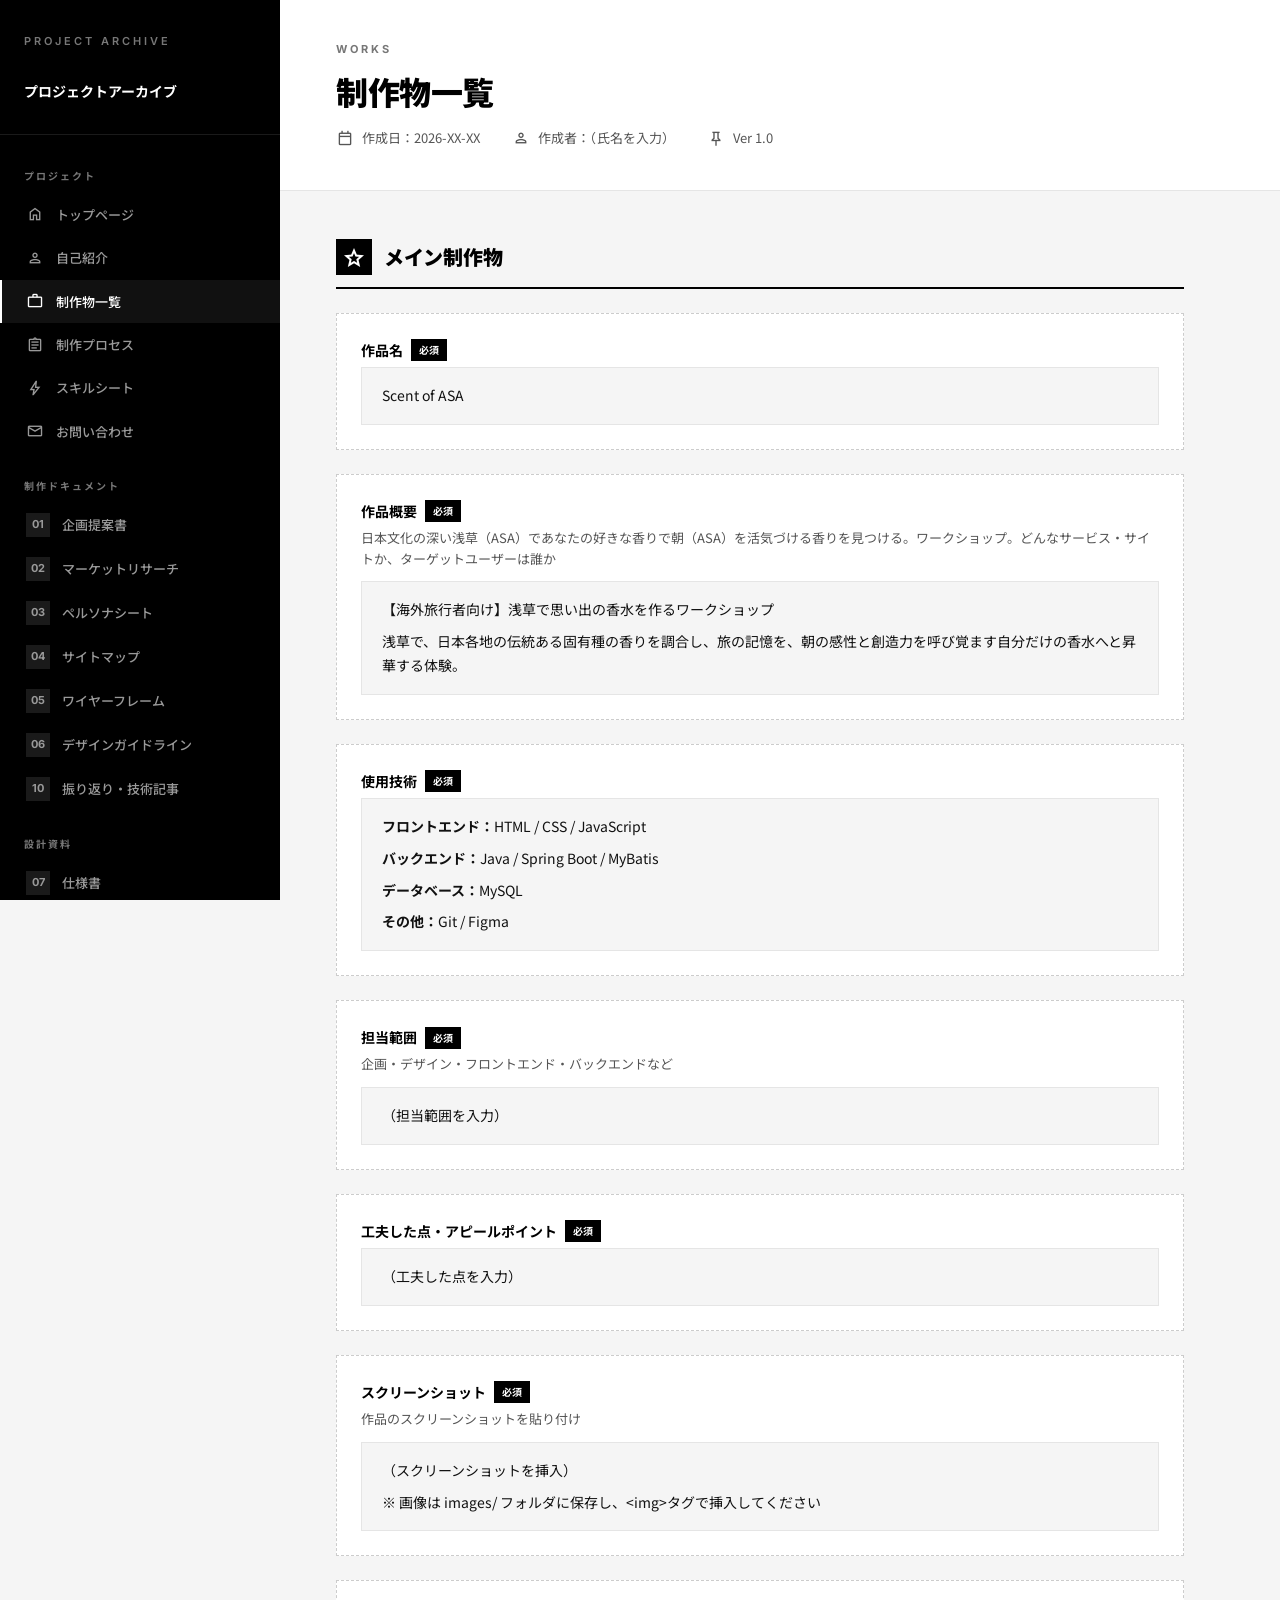
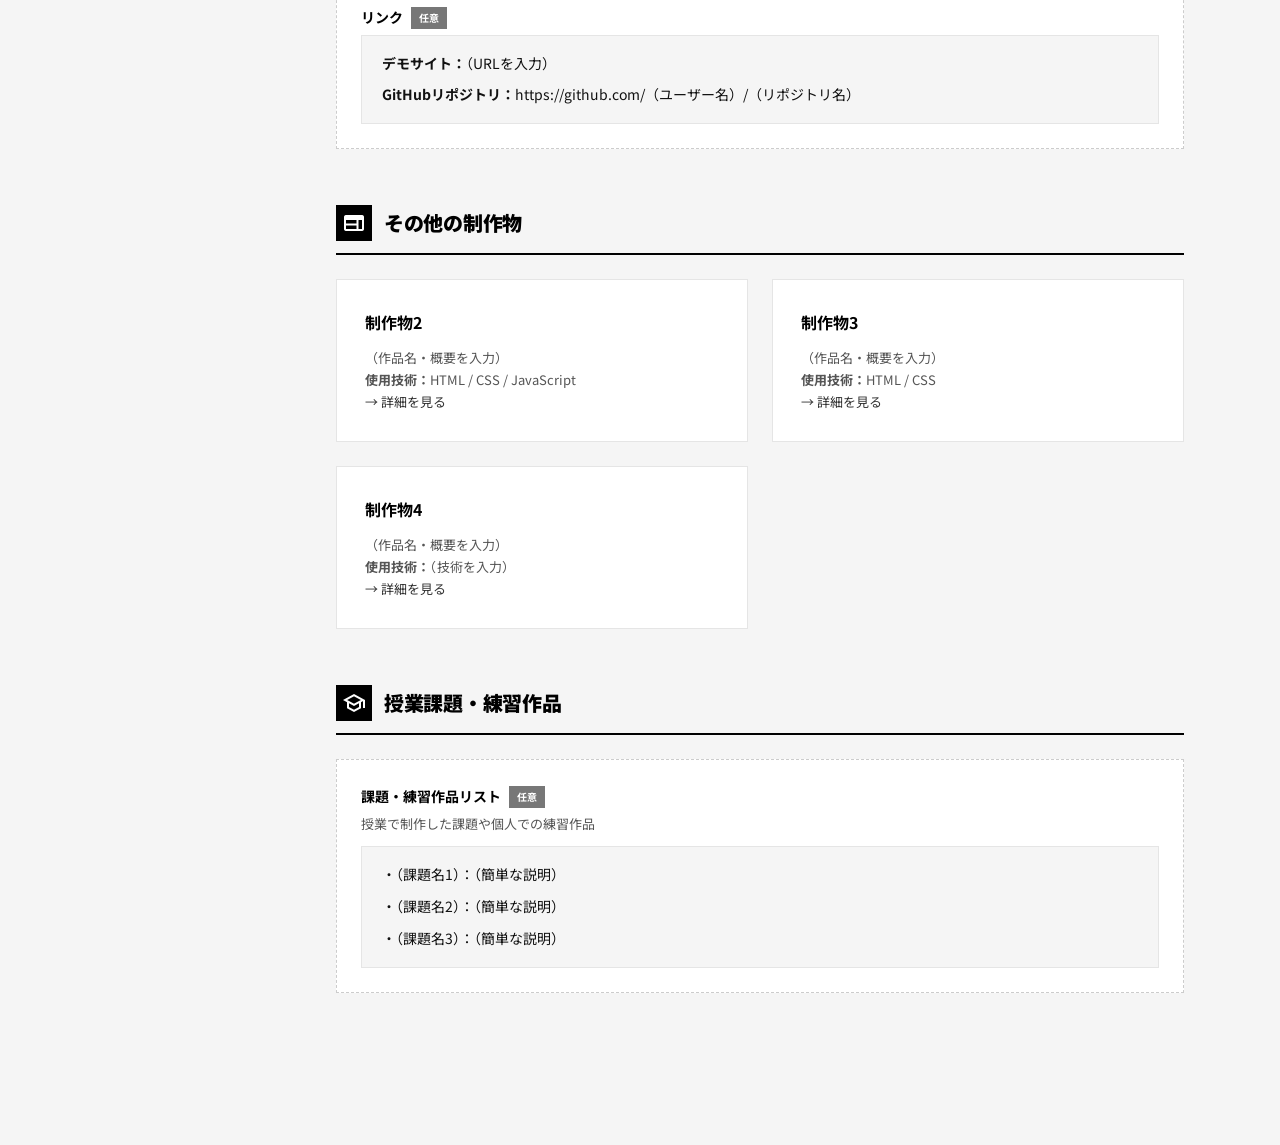
<file: portfolio-templates/works.html>
<!DOCTYPE html>
<html lang="ja">

<head>
  <meta charset="UTF-8">
  <meta name="viewport" content="width=device-width, initial-scale=1.0">
  <title>制作物一覧 - プロジェクトアーカイブ</title>
  <link rel="stylesheet"
    href="https://fonts.googleapis.com/css2?family=Material+Symbols+Outlined:opsz,wght,FILL,GRAD@20..48,100..700,0..1,-50..200">
  <link rel="stylesheet" href="css/style.css">
</head>

<body>
  <button class="hamburger" aria-label="メニュー">
    <span></span><span></span><span></span>
  </button>

  <div class="page-wrapper">
    <aside class="sidebar" data-nav-level="root"></aside>

    <main class="main-content">
      <header class="doc-header">
        <div class="doc-category">WORKS</div>
        <h1 class="doc-title">制作物一覧</h1>
        <div class="doc-meta">
          <span><span class="material-symbols-outlined icon-sm">calendar_today</span> 作成日：2026-XX-XX</span>
          <span><span class="material-symbols-outlined icon-sm">person</span> 作成者：（氏名を入力）</span>
          <span><span class="material-symbols-outlined icon-sm">push_pin</span> Ver 1.0</span>
        </div>
      </header>

      <div class="doc-body">


        <section class="section">
          <h2 class="section-title"><span class="section-icon"><span
                class="material-symbols-outlined">star</span></span> メイン制作物</h2>

          <div class="fill-block">
            <div class="fill-label">作品名 <span class="required">必須</span></div>
            <div class="fill-content">
              <p>Scent of ASA</p>
            </div>
          </div>

          <div class="fill-block">
            <div class="fill-label">作品概要 <span class="required">必須</span></div>
            <div class="fill-hint">日本文化の深い浅草（ASA）であなたの好きな香りで朝（ASA）を活気づける香りを見つける。ワークショップ。どんなサービス・サイトか、ターゲットユーザーは誰か</div>
            <div class="fill-content">
              <p>【海外旅行者向け】浅草で思い出の香水を作るワークショップ</p>
              <p>浅草で、日本各地の伝統ある固有種の香りを調合し、旅の記憶を、朝の感性と創造力を呼び覚ます自分だけの香水へと昇華する体験。</p>
            </div>
          </div>

          <div class="fill-block">
            <div class="fill-label">使用技術 <span class="required">必須</span></div>
            <div class="fill-content">
              <p><strong>フロントエンド：</strong>HTML / CSS / JavaScript</p>
              <p><strong>バックエンド：</strong>Java / Spring Boot / MyBatis</p>
              <p><strong>データベース：</strong>MySQL</p>
              <p><strong>その他：</strong>Git / Figma</p>
            </div>
          </div>

          <div class="fill-block">
            <div class="fill-label">担当範囲 <span class="required">必須</span></div>
            <div class="fill-hint">企画・デザイン・フロントエンド・バックエンドなど</div>
            <div class="fill-content">
              <p>（担当範囲を入力）</p>
            </div>
          </div>

          <div class="fill-block">
            <div class="fill-label">工夫した点・アピールポイント <span class="required">必須</span></div>
            <div class="fill-content">
              <p>（工夫した点を入力）</p>
            </div>
          </div>

          <div class="fill-block">
            <div class="fill-label">スクリーンショット <span class="required">必須</span></div>
            <div class="fill-hint">作品のスクリーンショットを貼り付け</div>
            <div class="fill-content">
              <p>（スクリーンショットを挿入）</p>
              <p class="text-muted">※ 画像は images/ フォルダに保存し、&lt;img&gt;タグで挿入してください</p>
            </div>
          </div>

          <div class="fill-block">
            <div class="fill-label">リンク <span class="optional">任意</span></div>
            <div class="fill-content">
              <p><strong>デモサイト：</strong>（URLを入力）</p>
              <p><strong>GitHubリポジトリ：</strong>https://github.com/（ユーザー名）/（リポジトリ名）</p>
            </div>
          </div>
        </section>

        <section class="section">
          <h2 class="section-title"><span class="section-icon"><span class="material-symbols-outlined">web</span></span>
            その他の制作物</h2>

          <div class="card-grid">
            <div class="card">
              <div class="card-title">制作物2</div>
              <div class="card-text">
                <p>（作品名・概要を入力）</p>
                <p><strong>使用技術：</strong>HTML / CSS / JavaScript</p>
                <p><a href="#">→ 詳細を見る</a></p>
              </div>
            </div>
            <div class="card">
              <div class="card-title">制作物3</div>
              <div class="card-text">
                <p>（作品名・概要を入力）</p>
                <p><strong>使用技術：</strong>HTML / CSS</p>
                <p><a href="#">→ 詳細を見る</a></p>
              </div>
            </div>
            <div class="card">
              <div class="card-title">制作物4</div>
              <div class="card-text">
                <p>（作品名・概要を入力）</p>
                <p><strong>使用技術：</strong>（技術を入力）</p>
                <p><a href="#">→ 詳細を見る</a></p>
              </div>
            </div>
          </div>

        </section>

        <section class="section">
          <h2 class="section-title"><span class="section-icon"><span
                class="material-symbols-outlined">school</span></span> 授業課題・練習作品</h2>

          <div class="fill-block">
            <div class="fill-label">課題・練習作品リスト <span class="optional">任意</span></div>
            <div class="fill-hint">授業で制作した課題や個人での練習作品</div>
            <div class="fill-content">
              <p>・（課題名1）：（簡単な説明）</p>
              <p>・（課題名2）：（簡単な説明）</p>
              <p>・（課題名3）：（簡単な説明）</p>
            </div>
          </div>
        </section>

      </div>
    </main>
  </div>

  <script src="js/main.js"></script>
</body>

</html>
</file>
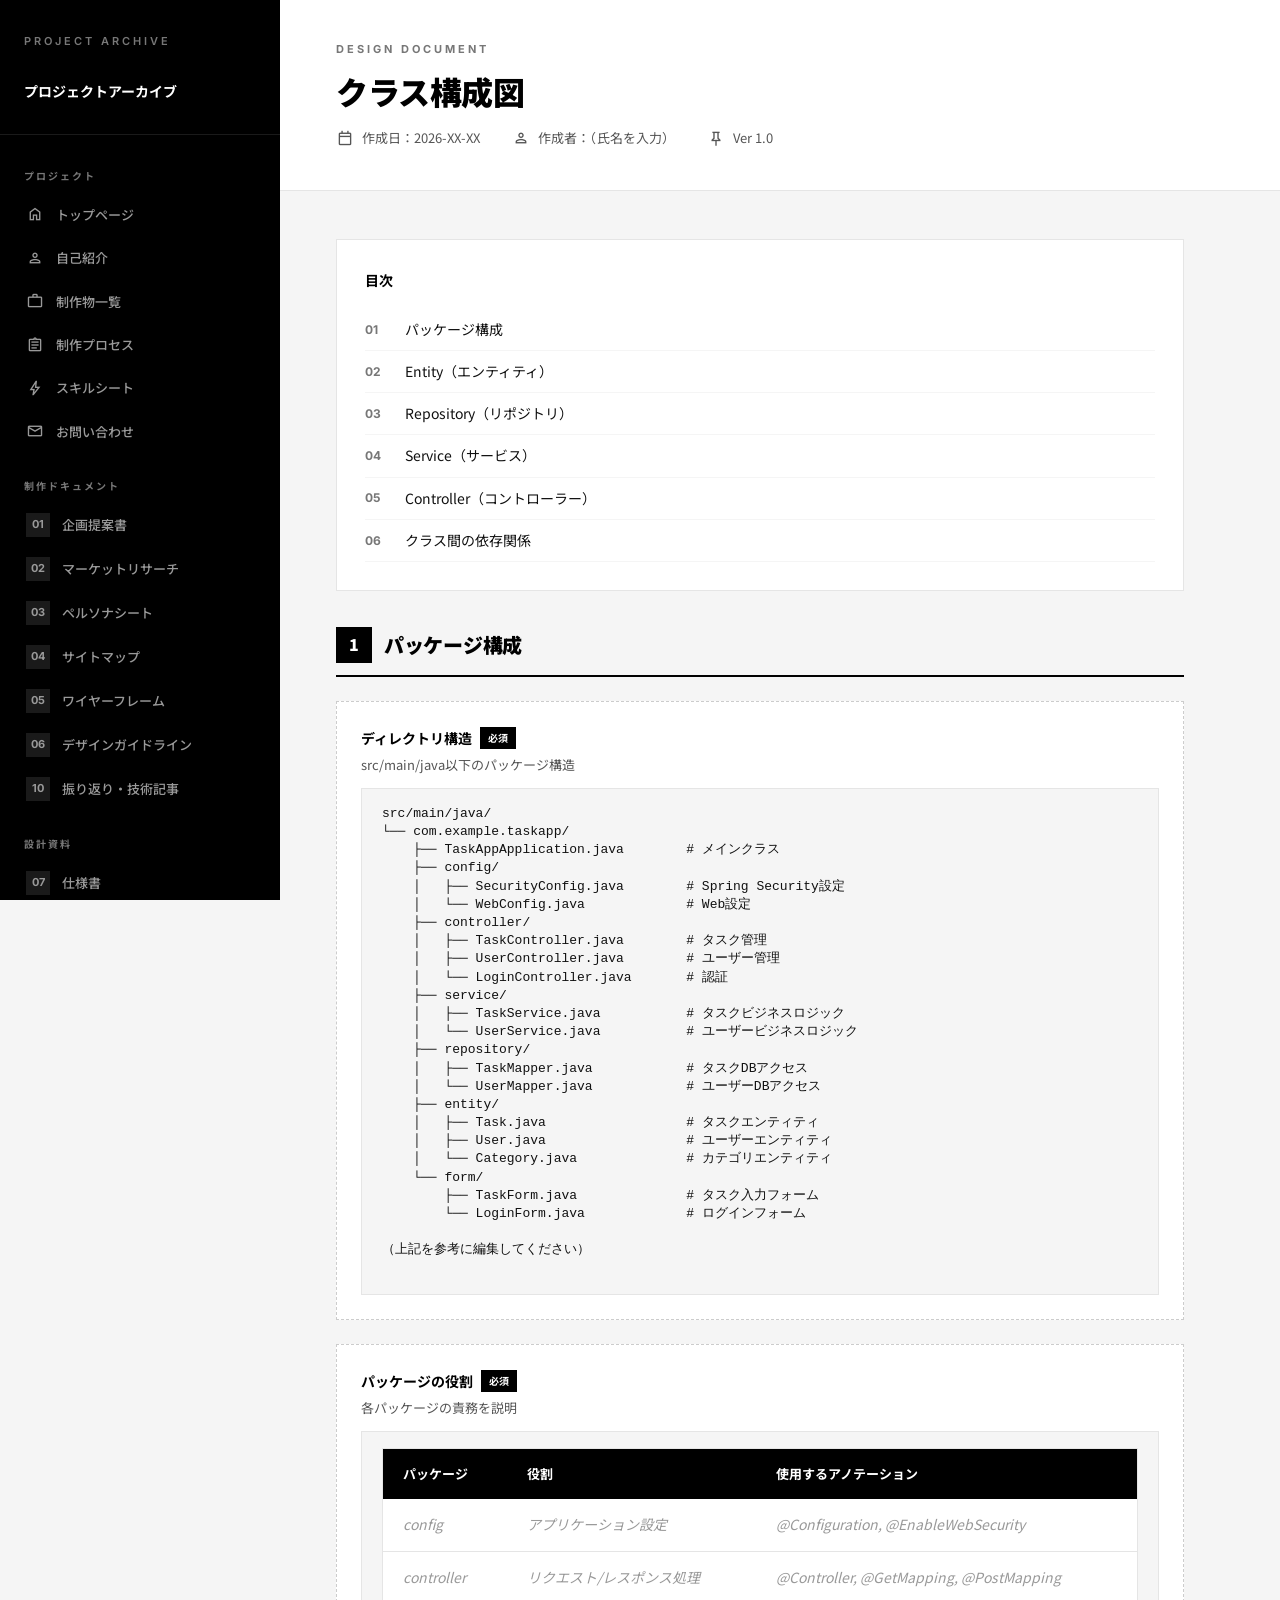
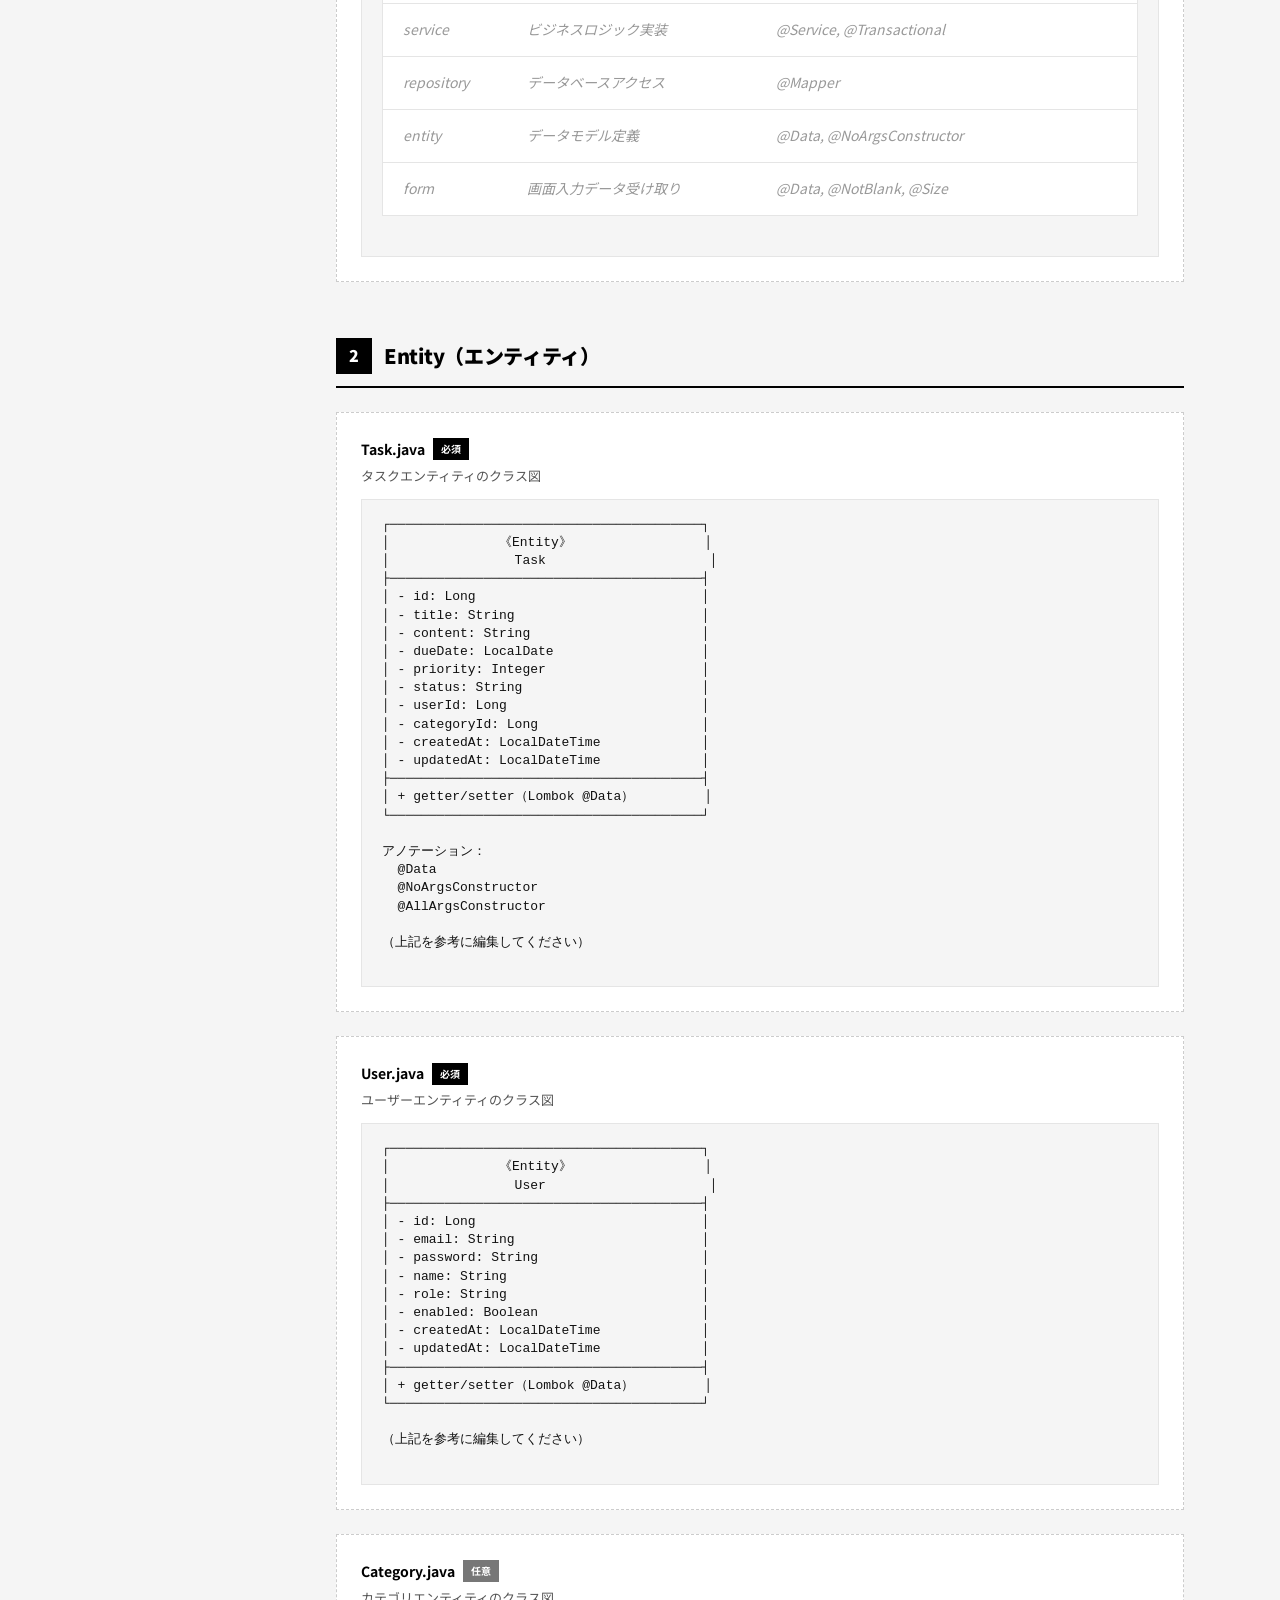
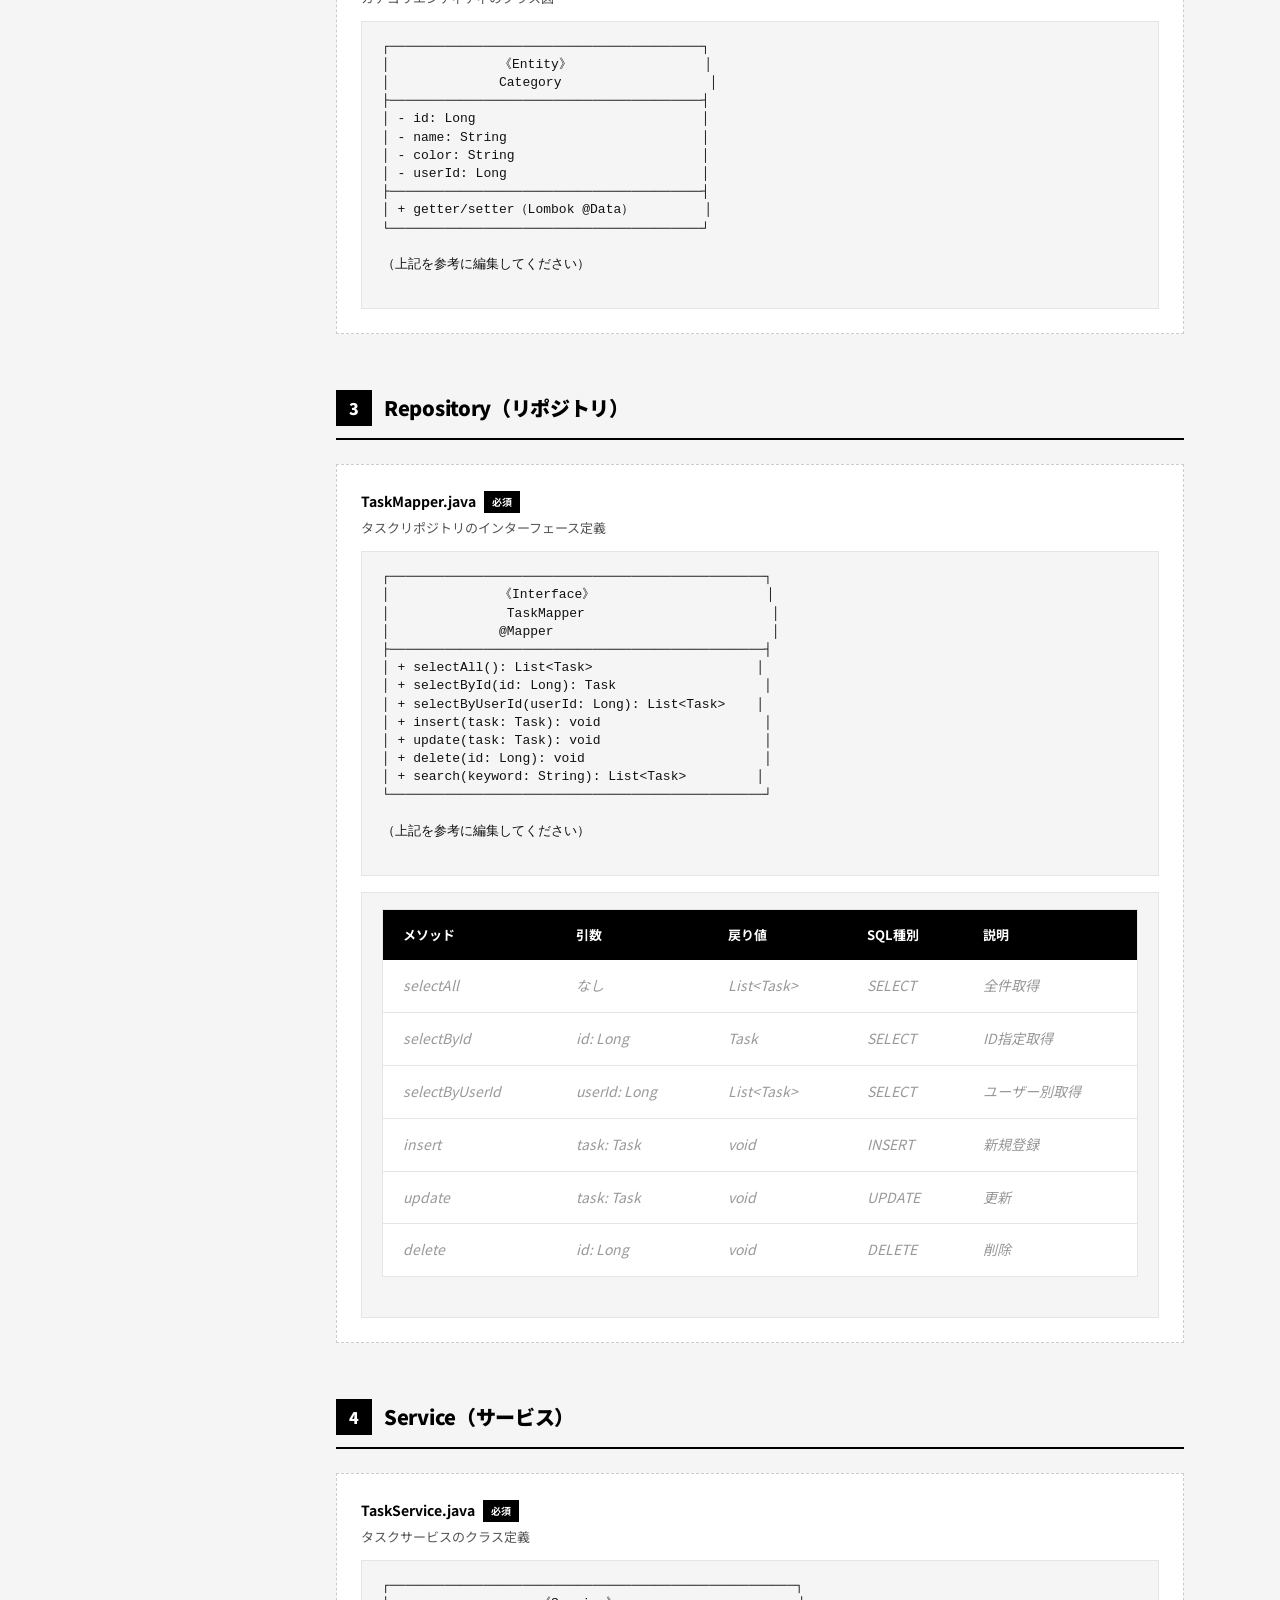
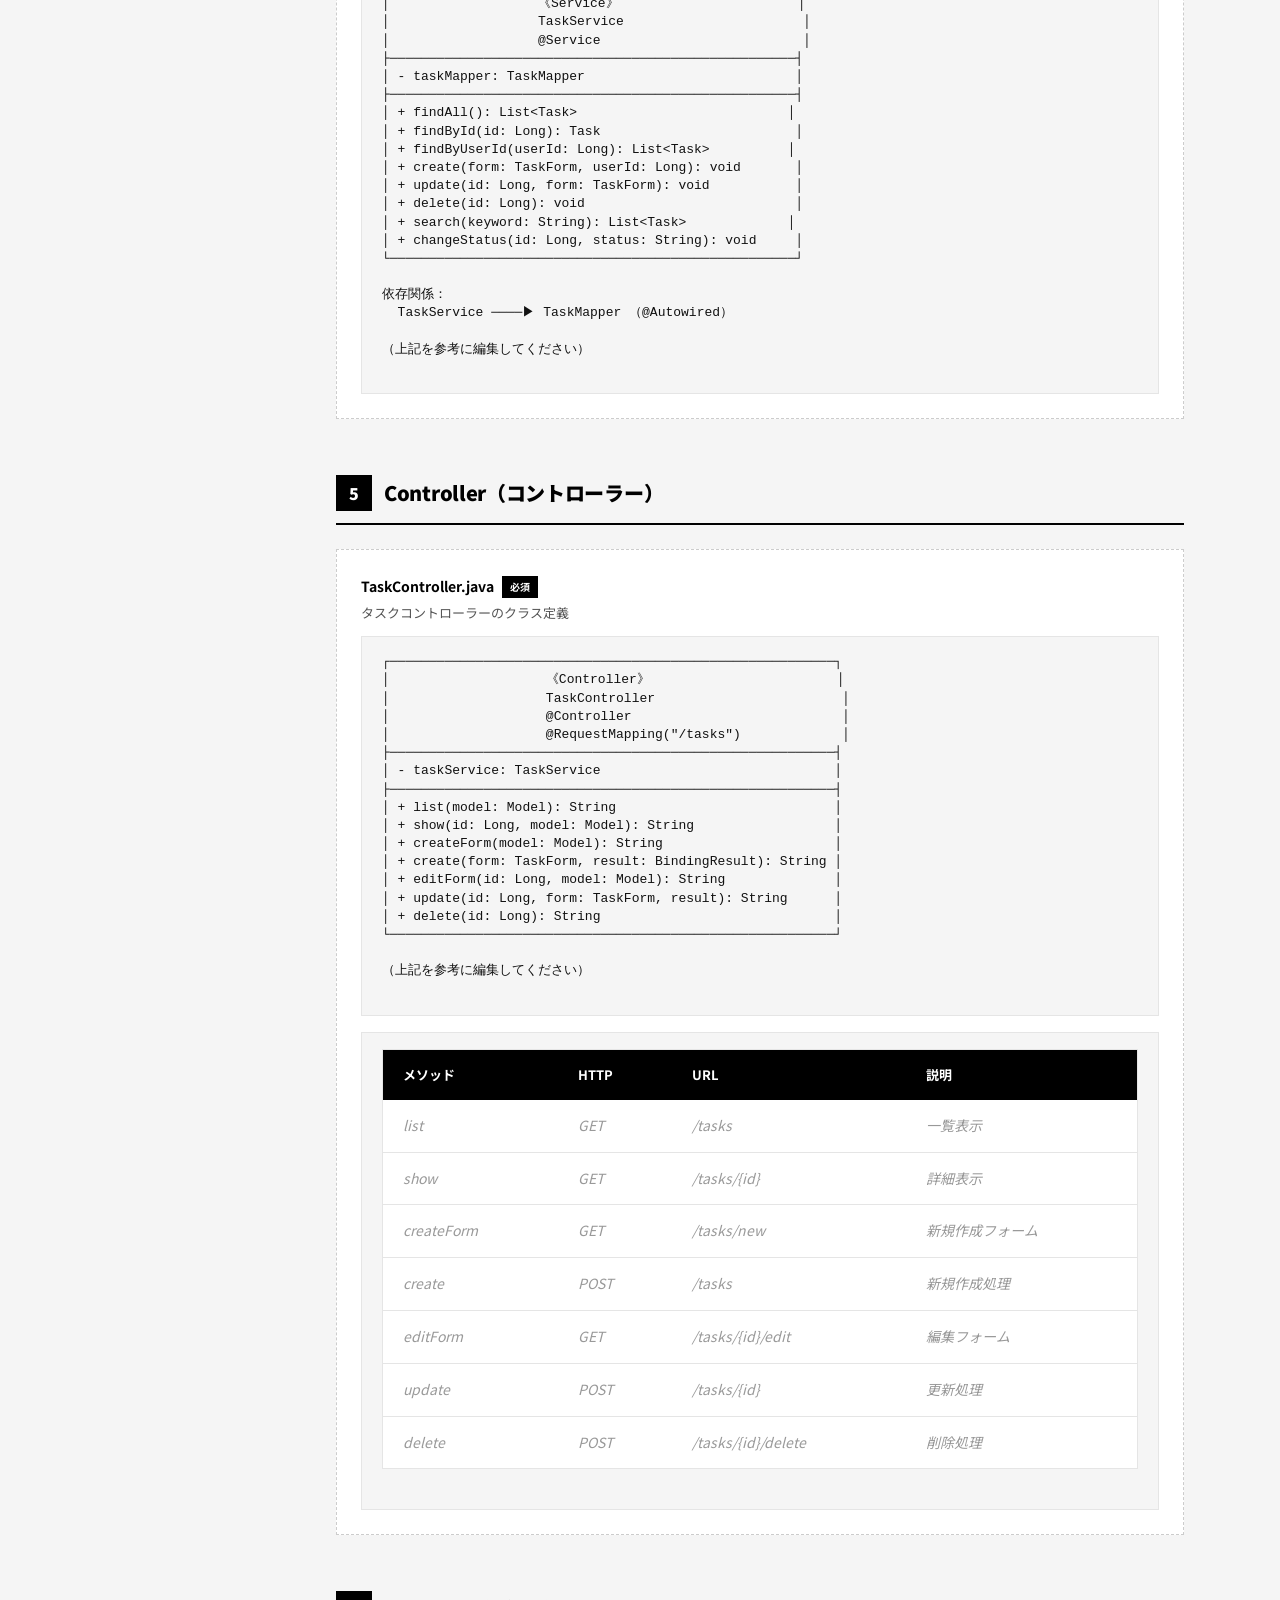
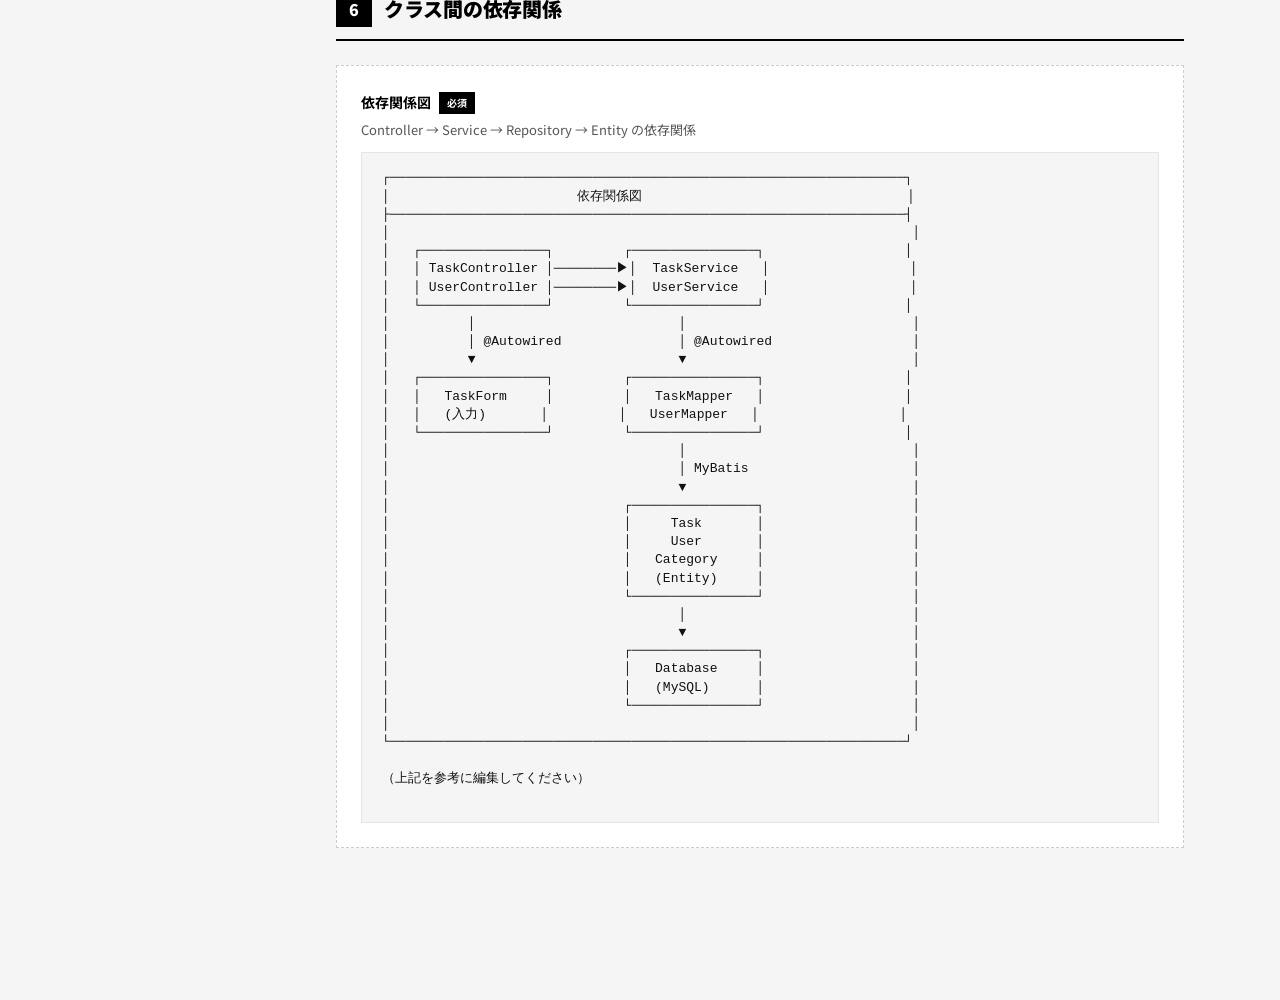
<file: portfolio-templates/design/class-diagram.html>
<!DOCTYPE html>
<html lang="ja">

<head>
  <meta charset="UTF-8">
  <meta name="viewport" content="width=device-width, initial-scale=1.0">
  <title>クラス構成図 - プロジェクトアーカイブ</title>
  <link rel="stylesheet"
    href="https://fonts.googleapis.com/css2?family=Material+Symbols+Outlined:opsz,wght,FILL,GRAD@20..48,100..700,0..1,-50..200">
  <link rel="stylesheet" href="../css/style.css">
</head>

<body>
  <button class="hamburger" aria-label="メニュー">
    <span></span><span></span><span></span>
  </button>

  <div class="page-wrapper">
    <aside class="sidebar" data-nav-level="design"></aside>

    <main class="main-content">
      <header class="doc-header">
        <div class="doc-category">DESIGN DOCUMENT</div>
        <h1 class="doc-title">クラス構成図</h1>
        <div class="doc-meta">
          <span><span class="material-symbols-outlined icon-sm">calendar_today</span> 作成日：2026-XX-XX</span>
          <span><span class="material-symbols-outlined icon-sm">person</span> 作成者：（氏名を入力）</span>
          <span><span class="material-symbols-outlined icon-sm">push_pin</span> Ver 1.0</span>
        </div>
      </header>

      <div class="doc-body">

        <div class="toc">
          <div class="toc-title">目次</div>
          <ol class="toc-list">
            <li><a href="#sec1">パッケージ構成</a></li>
            <li><a href="#sec2">Entity（エンティティ）</a></li>
            <li><a href="#sec3">Repository（リポジトリ）</a></li>
            <li><a href="#sec4">Service（サービス）</a></li>
            <li><a href="#sec5">Controller（コントローラー）</a></li>
            <li><a href="#sec6">クラス間の依存関係</a></li>
          </ol>
        </div>

        <section class="section" id="sec1">
          <h2 class="section-title"><span class="section-icon">1</span> パッケージ構成</h2>

          <div class="fill-block">
            <div class="fill-label">ディレクトリ構造 <span class="required">必須</span></div>
            <div class="fill-hint">src/main/java以下のパッケージ構造</div>
            <div class="fill-content">
              <div class="ascii-diagram">
                <pre>
src/main/java/
└── com.example.taskapp/
    ├── TaskAppApplication.java        # メインクラス
    ├── config/
    │   ├── SecurityConfig.java        # Spring Security設定
    │   └── WebConfig.java             # Web設定
    ├── controller/
    │   ├── TaskController.java        # タスク管理
    │   ├── UserController.java        # ユーザー管理
    │   └── LoginController.java       # 認証
    ├── service/
    │   ├── TaskService.java           # タスクビジネスロジック
    │   └── UserService.java           # ユーザービジネスロジック
    ├── repository/
    │   ├── TaskMapper.java            # タスクDBアクセス
    │   └── UserMapper.java            # ユーザーDBアクセス
    ├── entity/
    │   ├── Task.java                  # タスクエンティティ
    │   ├── User.java                  # ユーザーエンティティ
    │   └── Category.java              # カテゴリエンティティ
    └── form/
        ├── TaskForm.java              # タスク入力フォーム
        └── LoginForm.java             # ログインフォーム

（上記を参考に編集してください）
                </pre>
              </div>
            </div>
          </div>

          <div class="fill-block">
            <div class="fill-label">パッケージの役割 <span class="required">必須</span></div>
            <div class="fill-hint">各パッケージの責務を説明</div>
            <div class="fill-content">
              <table class="doc-table">
                <thead>
                  <tr>
                    <th>パッケージ</th>
                    <th>役割</th>
                    <th>使用するアノテーション</th>
                  </tr>
                </thead>
                <tbody>
                  <tr class="template-row">
                    <td>config</td>
                    <td>アプリケーション設定</td>
                    <td>@Configuration, @EnableWebSecurity</td>
                  </tr>
                  <tr class="template-row">
                    <td>controller</td>
                    <td>リクエスト/レスポンス処理</td>
                    <td>@Controller, @GetMapping, @PostMapping</td>
                  </tr>
                  <tr class="template-row">
                    <td>service</td>
                    <td>ビジネスロジック実装</td>
                    <td>@Service, @Transactional</td>
                  </tr>
                  <tr class="template-row">
                    <td>repository</td>
                    <td>データベースアクセス</td>
                    <td>@Mapper</td>
                  </tr>
                  <tr class="template-row">
                    <td>entity</td>
                    <td>データモデル定義</td>
                    <td>@Data, @NoArgsConstructor</td>
                  </tr>
                  <tr class="template-row">
                    <td>form</td>
                    <td>画面入力データ受け取り</td>
                    <td>@Data, @NotBlank, @Size</td>
                  </tr>
                </tbody>
              </table>
            </div>
          </div>
        </section>

        <section class="section" id="sec2">
          <h2 class="section-title"><span class="section-icon">2</span> Entity（エンティティ）</h2>

          <div class="fill-block">
            <div class="fill-label">Task.java <span class="required">必須</span></div>
            <div class="fill-hint">タスクエンティティのクラス図</div>
            <div class="fill-content">
              <div class="ascii-diagram">
                <pre>
┌────────────────────────────────────────┐
│              《Entity》                 │
│                Task                     │
├────────────────────────────────────────┤
│ - id: Long                             │
│ - title: String                        │
│ - content: String                      │
│ - dueDate: LocalDate                   │
│ - priority: Integer                    │
│ - status: String                       │
│ - userId: Long                         │
│ - categoryId: Long                     │
│ - createdAt: LocalDateTime             │
│ - updatedAt: LocalDateTime             │
├────────────────────────────────────────┤
│ + getter/setter（Lombok @Data）         │
└────────────────────────────────────────┘

アノテーション：
  @Data
  @NoArgsConstructor
  @AllArgsConstructor

（上記を参考に編集してください）
                </pre>
              </div>
            </div>
          </div>

          <div class="fill-block">
            <div class="fill-label">User.java <span class="required">必須</span></div>
            <div class="fill-hint">ユーザーエンティティのクラス図</div>
            <div class="fill-content">
              <div class="ascii-diagram">
                <pre>
┌────────────────────────────────────────┐
│              《Entity》                 │
│                User                     │
├────────────────────────────────────────┤
│ - id: Long                             │
│ - email: String                        │
│ - password: String                     │
│ - name: String                         │
│ - role: String                         │
│ - enabled: Boolean                     │
│ - createdAt: LocalDateTime             │
│ - updatedAt: LocalDateTime             │
├────────────────────────────────────────┤
│ + getter/setter（Lombok @Data）         │
└────────────────────────────────────────┘

（上記を参考に編集してください）
                </pre>
              </div>
            </div>
          </div>

          <div class="fill-block">
            <div class="fill-label">Category.java <span class="optional">任意</span></div>
            <div class="fill-hint">カテゴリエンティティのクラス図</div>
            <div class="fill-content">
              <div class="ascii-diagram">
                <pre>
┌────────────────────────────────────────┐
│              《Entity》                 │
│              Category                   │
├────────────────────────────────────────┤
│ - id: Long                             │
│ - name: String                         │
│ - color: String                        │
│ - userId: Long                         │
├────────────────────────────────────────┤
│ + getter/setter（Lombok @Data）         │
└────────────────────────────────────────┘

（上記を参考に編集してください）
                </pre>
              </div>
            </div>
          </div>
        </section>

        <section class="section" id="sec3">
          <h2 class="section-title"><span class="section-icon">3</span> Repository（リポジトリ）</h2>

          <div class="fill-block">
            <div class="fill-label">TaskMapper.java <span class="required">必須</span></div>
            <div class="fill-hint">タスクリポジトリのインターフェース定義</div>
            <div class="fill-content">
              <div class="ascii-diagram">
                <pre>
┌────────────────────────────────────────────────┐
│              《Interface》                      │
│               TaskMapper                        │
│              @Mapper                            │
├────────────────────────────────────────────────┤
│ + selectAll(): List&lt;Task&gt;                     │
│ + selectById(id: Long): Task                   │
│ + selectByUserId(userId: Long): List&lt;Task&gt;    │
│ + insert(task: Task): void                     │
│ + update(task: Task): void                     │
│ + delete(id: Long): void                       │
│ + search(keyword: String): List&lt;Task&gt;         │
└────────────────────────────────────────────────┘

（上記を参考に編集してください）
                </pre>
              </div>
            </div>
            <div class="fill-content" style="margin-top: 16px;">
              <table class="doc-table">
                <thead>
                  <tr>
                    <th>メソッド</th>
                    <th>引数</th>
                    <th>戻り値</th>
                    <th>SQL種別</th>
                    <th>説明</th>
                  </tr>
                </thead>
                <tbody>
                  <tr class="template-row">
                    <td>selectAll</td>
                    <td>なし</td>
                    <td>List&lt;Task&gt;</td>
                    <td>SELECT</td>
                    <td>全件取得</td>
                  </tr>
                  <tr class="template-row">
                    <td>selectById</td>
                    <td>id: Long</td>
                    <td>Task</td>
                    <td>SELECT</td>
                    <td>ID指定取得</td>
                  </tr>
                  <tr class="template-row">
                    <td>selectByUserId</td>
                    <td>userId: Long</td>
                    <td>List&lt;Task&gt;</td>
                    <td>SELECT</td>
                    <td>ユーザー別取得</td>
                  </tr>
                  <tr class="template-row">
                    <td>insert</td>
                    <td>task: Task</td>
                    <td>void</td>
                    <td>INSERT</td>
                    <td>新規登録</td>
                  </tr>
                  <tr class="template-row">
                    <td>update</td>
                    <td>task: Task</td>
                    <td>void</td>
                    <td>UPDATE</td>
                    <td>更新</td>
                  </tr>
                  <tr class="template-row">
                    <td>delete</td>
                    <td>id: Long</td>
                    <td>void</td>
                    <td>DELETE</td>
                    <td>削除</td>
                  </tr>
                </tbody>
              </table>
            </div>
          </div>
        </section>

        <section class="section" id="sec4">
          <h2 class="section-title"><span class="section-icon">4</span> Service（サービス）</h2>

          <div class="fill-block">
            <div class="fill-label">TaskService.java <span class="required">必須</span></div>
            <div class="fill-hint">タスクサービスのクラス定義</div>
            <div class="fill-content">
              <div class="ascii-diagram">
                <pre>
┌────────────────────────────────────────────────────┐
│                   《Service》                       │
│                   TaskService                       │
│                   @Service                          │
├────────────────────────────────────────────────────┤
│ - taskMapper: TaskMapper                           │
├────────────────────────────────────────────────────┤
│ + findAll(): List&lt;Task&gt;                           │
│ + findById(id: Long): Task                         │
│ + findByUserId(userId: Long): List&lt;Task&gt;          │
│ + create(form: TaskForm, userId: Long): void       │
│ + update(id: Long, form: TaskForm): void           │
│ + delete(id: Long): void                           │
│ + search(keyword: String): List&lt;Task&gt;             │
│ + changeStatus(id: Long, status: String): void     │
└────────────────────────────────────────────────────┘

依存関係：
  TaskService ────▶ TaskMapper （@Autowired）

（上記を参考に編集してください）
                </pre>
              </div>
            </div>
          </div>
        </section>

        <section class="section" id="sec5">
          <h2 class="section-title"><span class="section-icon">5</span> Controller（コントローラー）</h2>

          <div class="fill-block">
            <div class="fill-label">TaskController.java <span class="required">必須</span></div>
            <div class="fill-hint">タスクコントローラーのクラス定義</div>
            <div class="fill-content">
              <div class="ascii-diagram">
                <pre>
┌─────────────────────────────────────────────────────────┐
│                    《Controller》                        │
│                    TaskController                        │
│                    @Controller                           │
│                    @RequestMapping("/tasks")             │
├─────────────────────────────────────────────────────────┤
│ - taskService: TaskService                              │
├─────────────────────────────────────────────────────────┤
│ + list(model: Model): String                            │
│ + show(id: Long, model: Model): String                  │
│ + createForm(model: Model): String                      │
│ + create(form: TaskForm, result: BindingResult): String │
│ + editForm(id: Long, model: Model): String              │
│ + update(id: Long, form: TaskForm, result): String      │
│ + delete(id: Long): String                              │
└─────────────────────────────────────────────────────────┘

（上記を参考に編集してください）
                </pre>
              </div>
            </div>
            <div class="fill-content" style="margin-top: 16px;">
              <table class="doc-table">
                <thead>
                  <tr>
                    <th>メソッド</th>
                    <th>HTTP</th>
                    <th>URL</th>
                    <th>説明</th>
                  </tr>
                </thead>
                <tbody>
                  <tr class="template-row">
                    <td>list</td>
                    <td>GET</td>
                    <td>/tasks</td>
                    <td>一覧表示</td>
                  </tr>
                  <tr class="template-row">
                    <td>show</td>
                    <td>GET</td>
                    <td>/tasks/{id}</td>
                    <td>詳細表示</td>
                  </tr>
                  <tr class="template-row">
                    <td>createForm</td>
                    <td>GET</td>
                    <td>/tasks/new</td>
                    <td>新規作成フォーム</td>
                  </tr>
                  <tr class="template-row">
                    <td>create</td>
                    <td>POST</td>
                    <td>/tasks</td>
                    <td>新規作成処理</td>
                  </tr>
                  <tr class="template-row">
                    <td>editForm</td>
                    <td>GET</td>
                    <td>/tasks/{id}/edit</td>
                    <td>編集フォーム</td>
                  </tr>
                  <tr class="template-row">
                    <td>update</td>
                    <td>POST</td>
                    <td>/tasks/{id}</td>
                    <td>更新処理</td>
                  </tr>
                  <tr class="template-row">
                    <td>delete</td>
                    <td>POST</td>
                    <td>/tasks/{id}/delete</td>
                    <td>削除処理</td>
                  </tr>
                </tbody>
              </table>
            </div>
          </div>
        </section>

        <section class="section" id="sec6">
          <h2 class="section-title"><span class="section-icon">6</span> クラス間の依存関係</h2>

          <div class="fill-block">
            <div class="fill-label">依存関係図 <span class="required">必須</span></div>
            <div class="fill-hint">Controller → Service → Repository → Entity の依存関係</div>
            <div class="fill-content">
              <div class="ascii-diagram">
                <pre>
┌──────────────────────────────────────────────────────────────────┐
│                        依存関係図                                  │
├──────────────────────────────────────────────────────────────────┤
│                                                                   │
│   ┌────────────────┐         ┌────────────────┐                  │
│   │ TaskController │────────▶│  TaskService   │                  │
│   │ UserController │────────▶│  UserService   │                  │
│   └────────────────┘         └────────────────┘                  │
│          │                          │                             │
│          │ @Autowired               │ @Autowired                  │
│          ▼                          ▼                             │
│   ┌────────────────┐         ┌────────────────┐                  │
│   │   TaskForm     │         │   TaskMapper   │                  │
│   │   (入力)       │         │   UserMapper   │                  │
│   └────────────────┘         └────────────────┘                  │
│                                     │                             │
│                                     │ MyBatis                     │
│                                     ▼                             │
│                              ┌────────────────┐                   │
│                              │     Task       │                   │
│                              │     User       │                   │
│                              │   Category     │                   │
│                              │   (Entity)     │                   │
│                              └────────────────┘                   │
│                                     │                             │
│                                     ▼                             │
│                              ┌────────────────┐                   │
│                              │   Database     │                   │
│                              │   (MySQL)      │                   │
│                              └────────────────┘                   │
│                                                                   │
└──────────────────────────────────────────────────────────────────┘

（上記を参考に編集してください）
                </pre>
              </div>
            </div>
          </div>


        </section>

      </div>
    </main>
  </div>

  <script src="../js/main.js"></script>
</body>

</html>
</file>
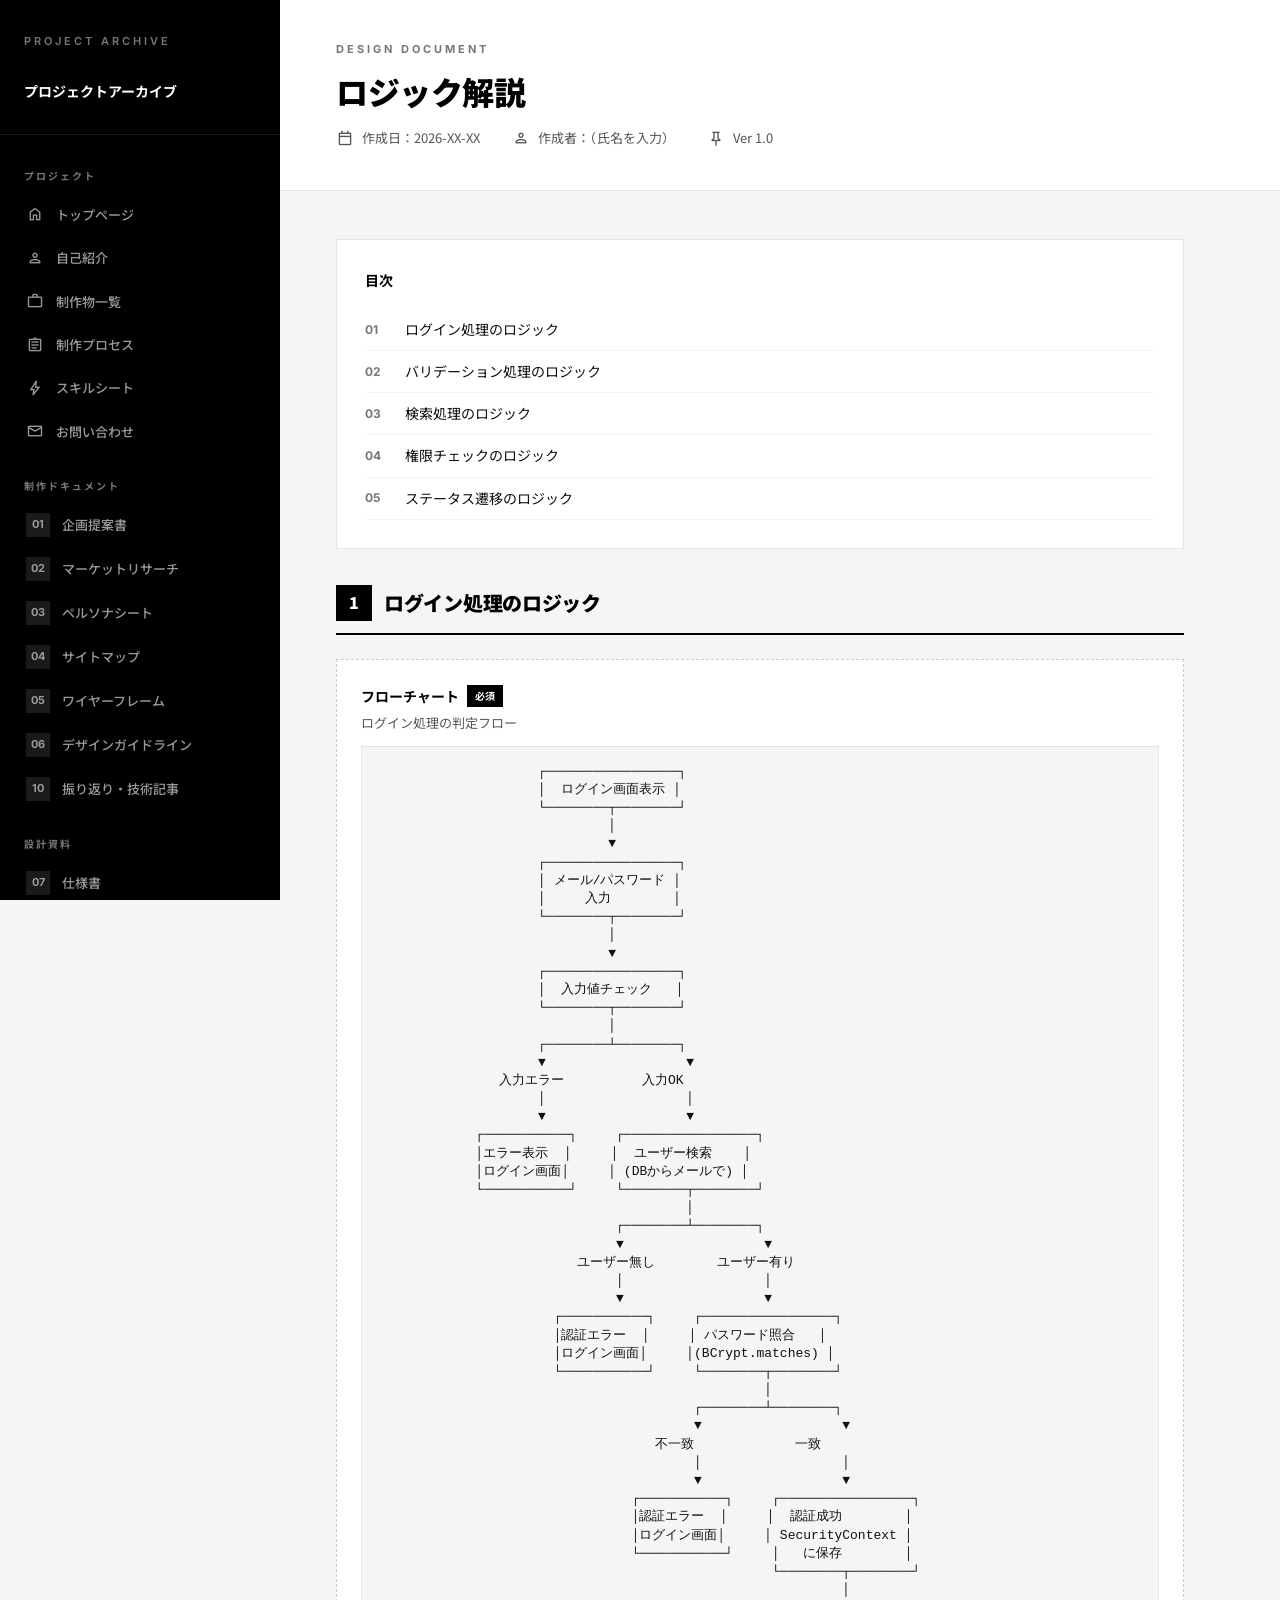
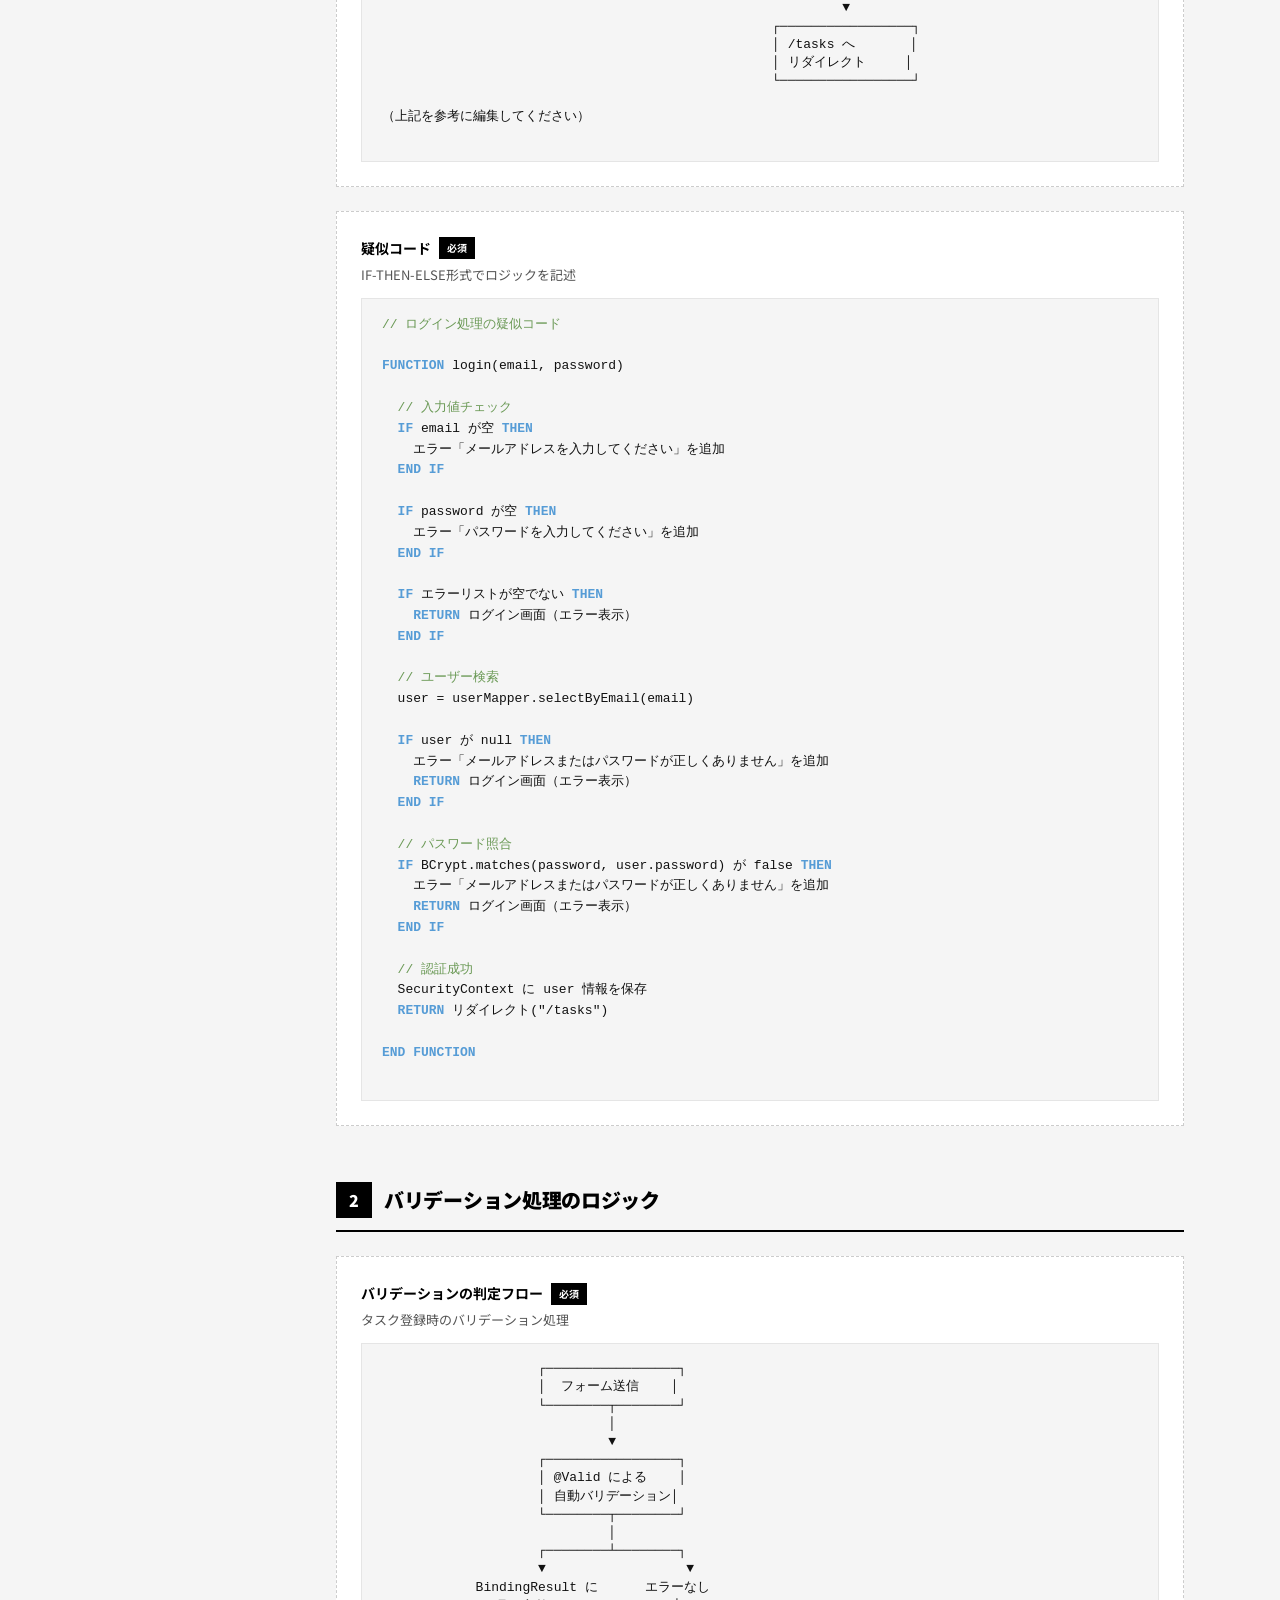
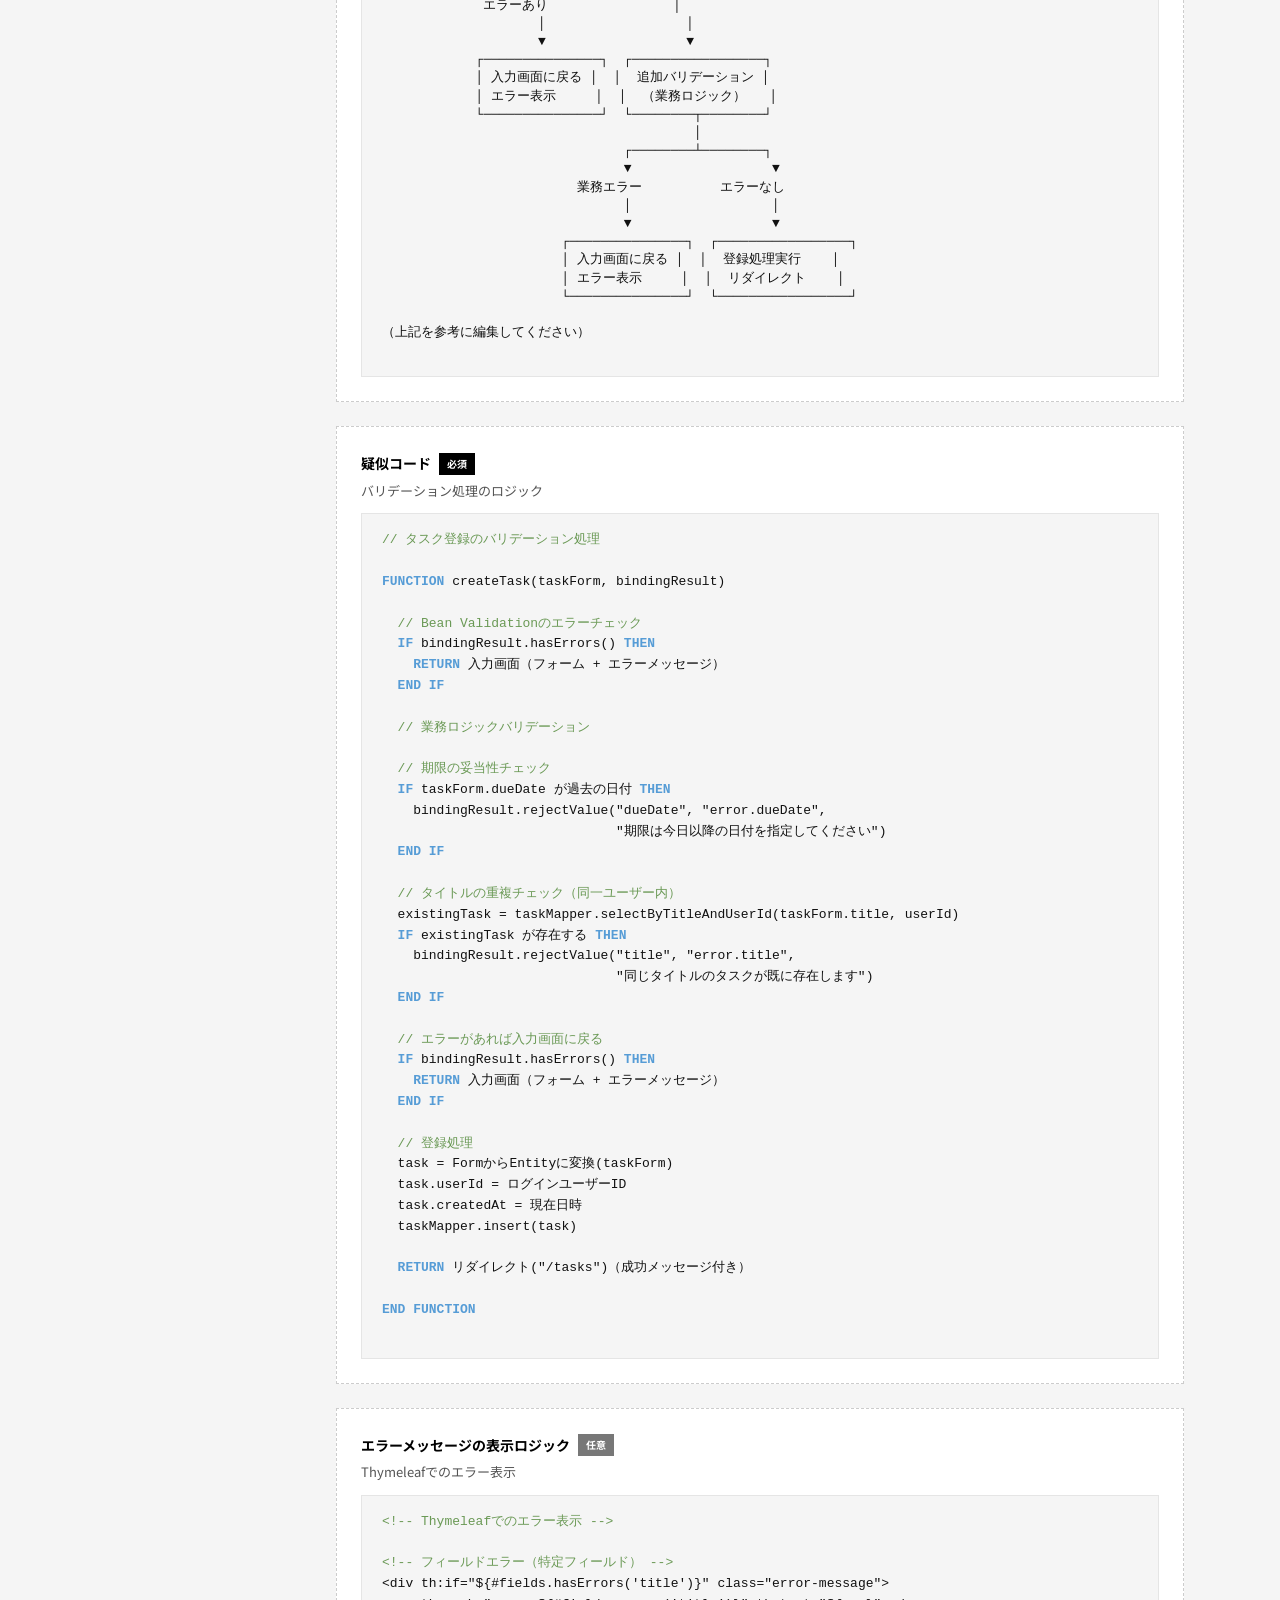
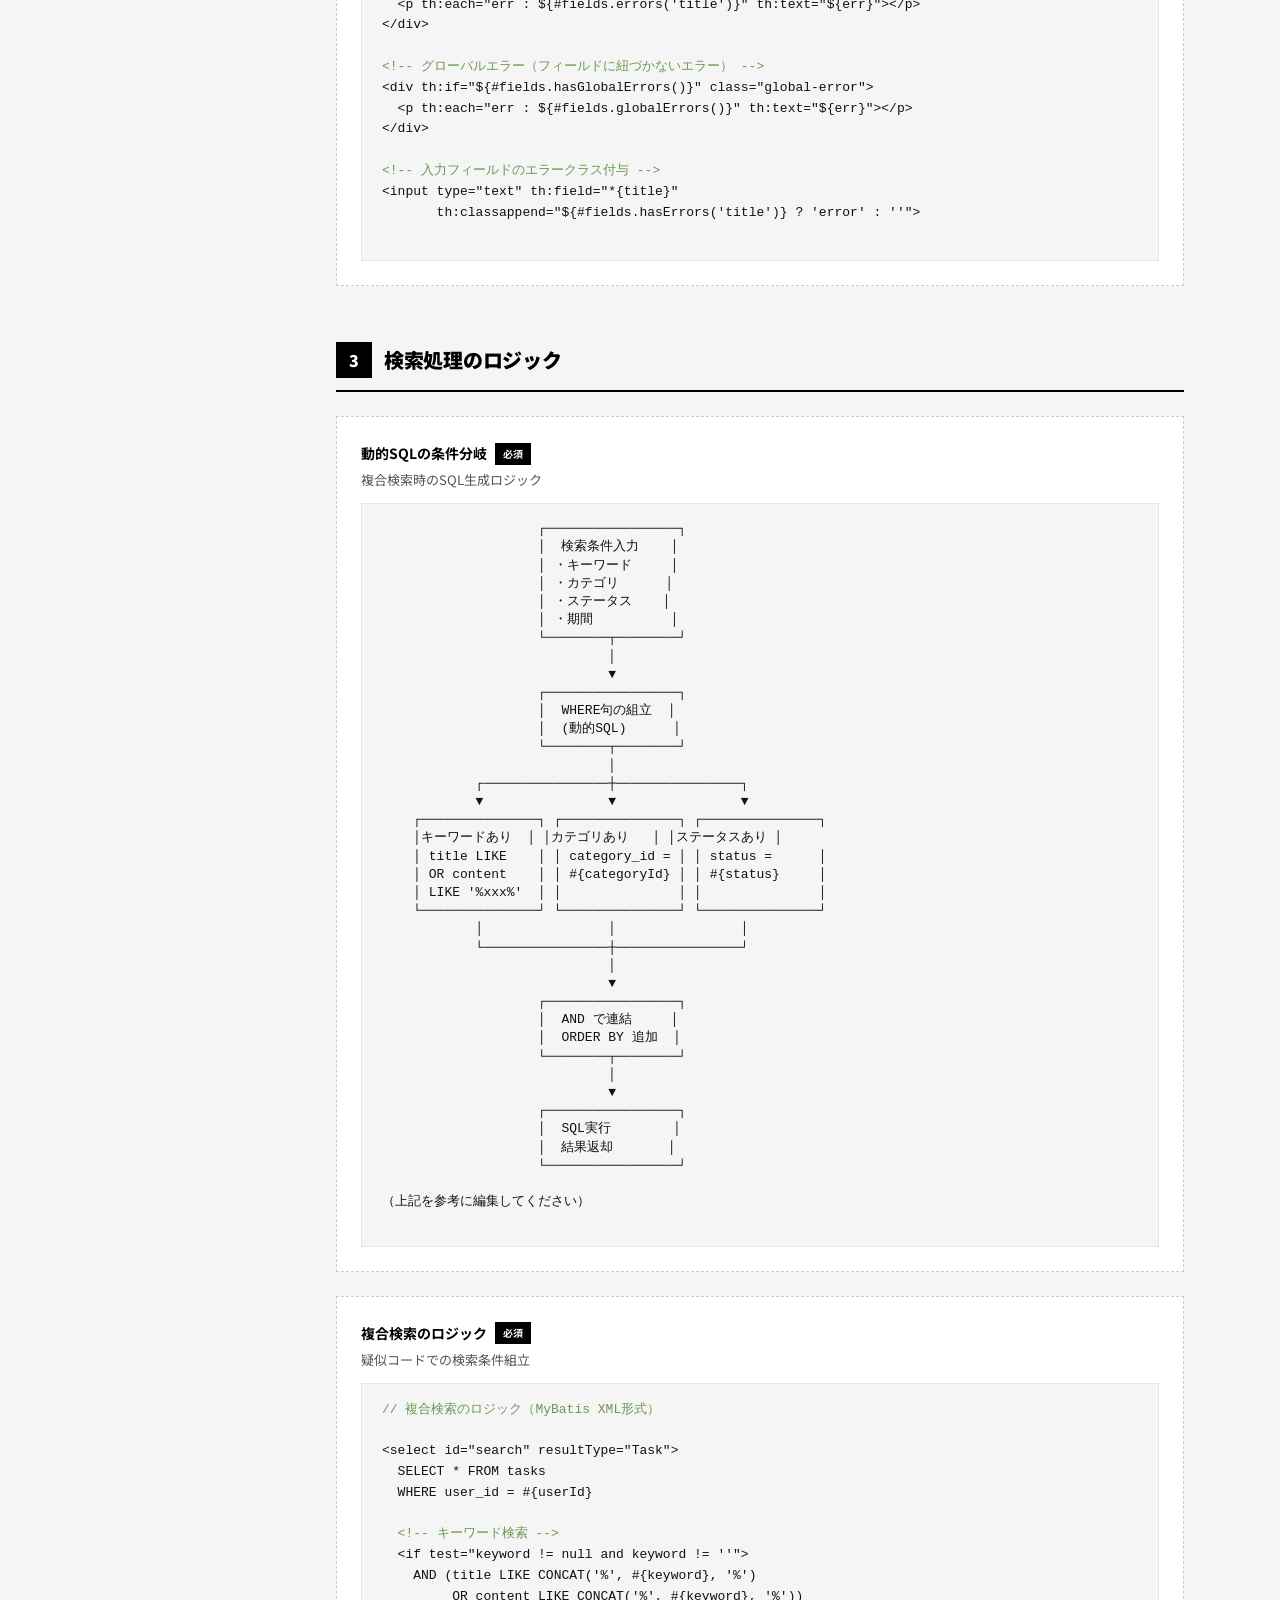
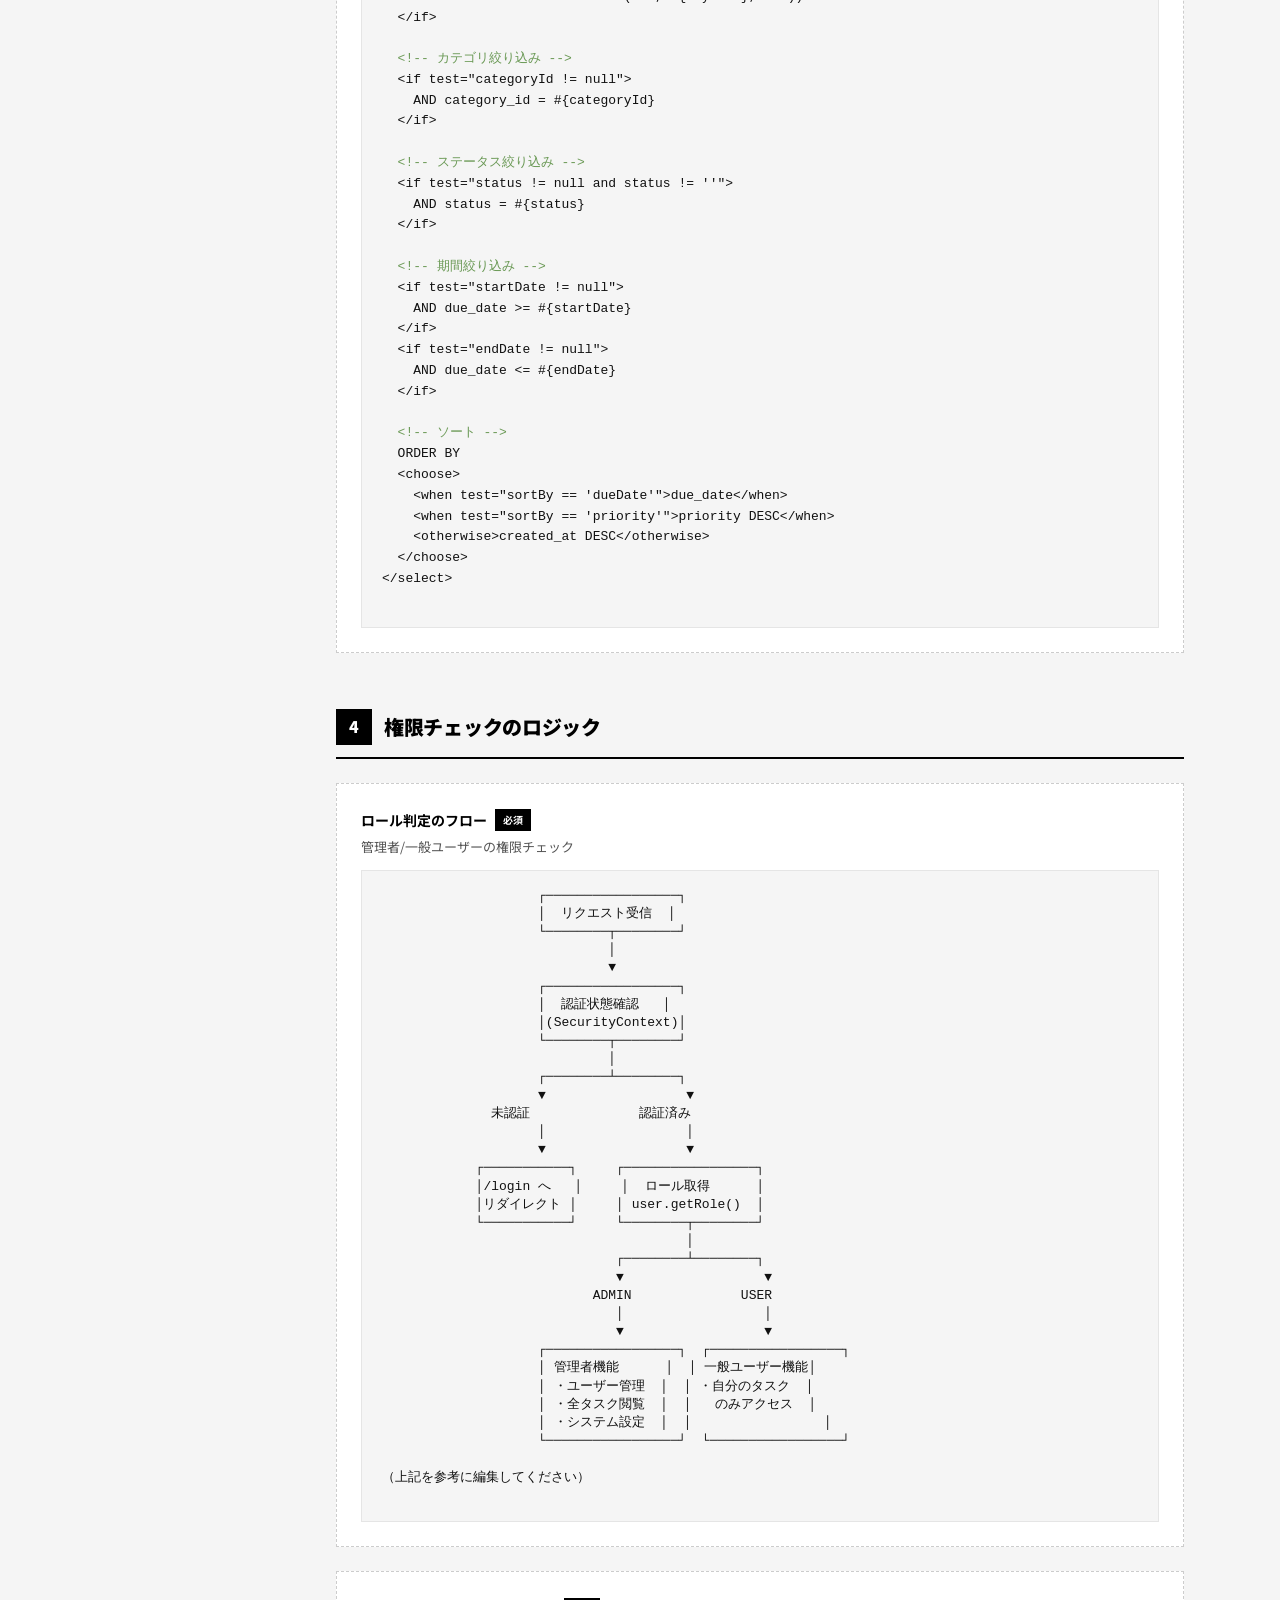
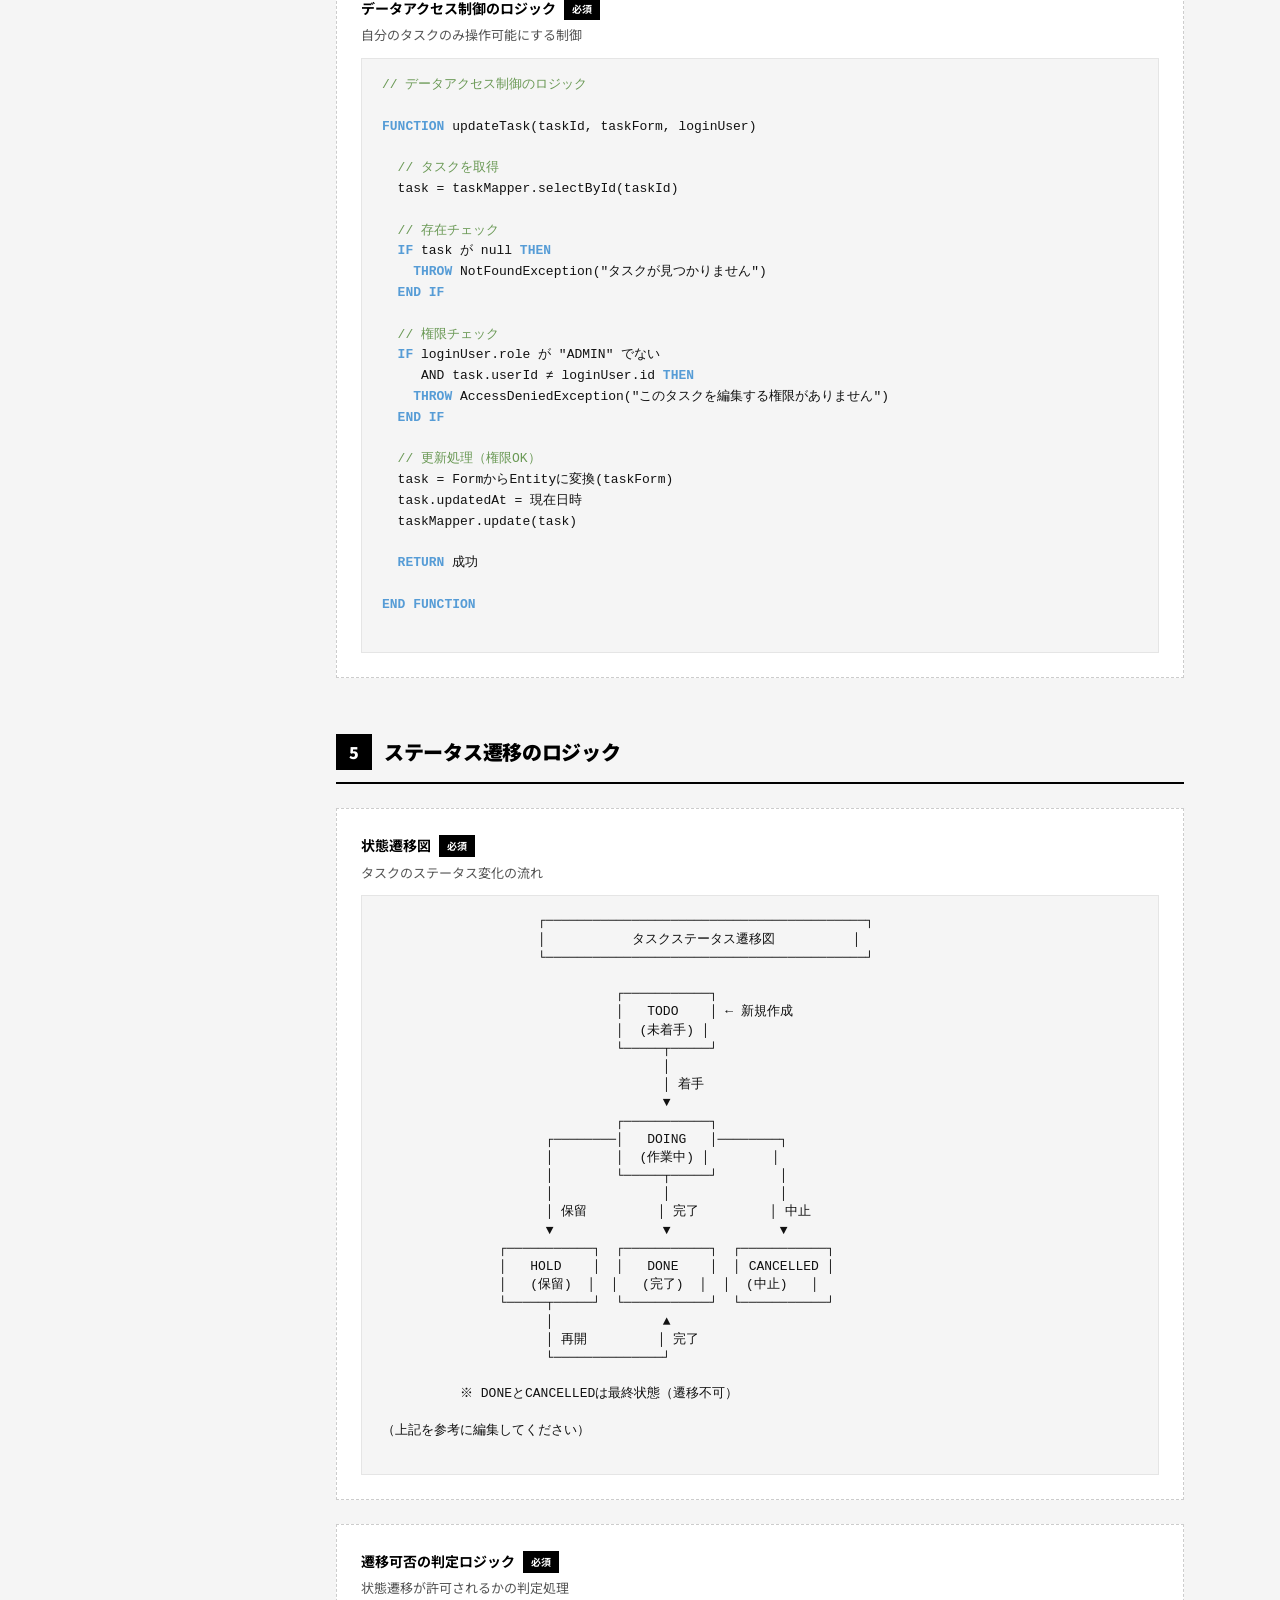
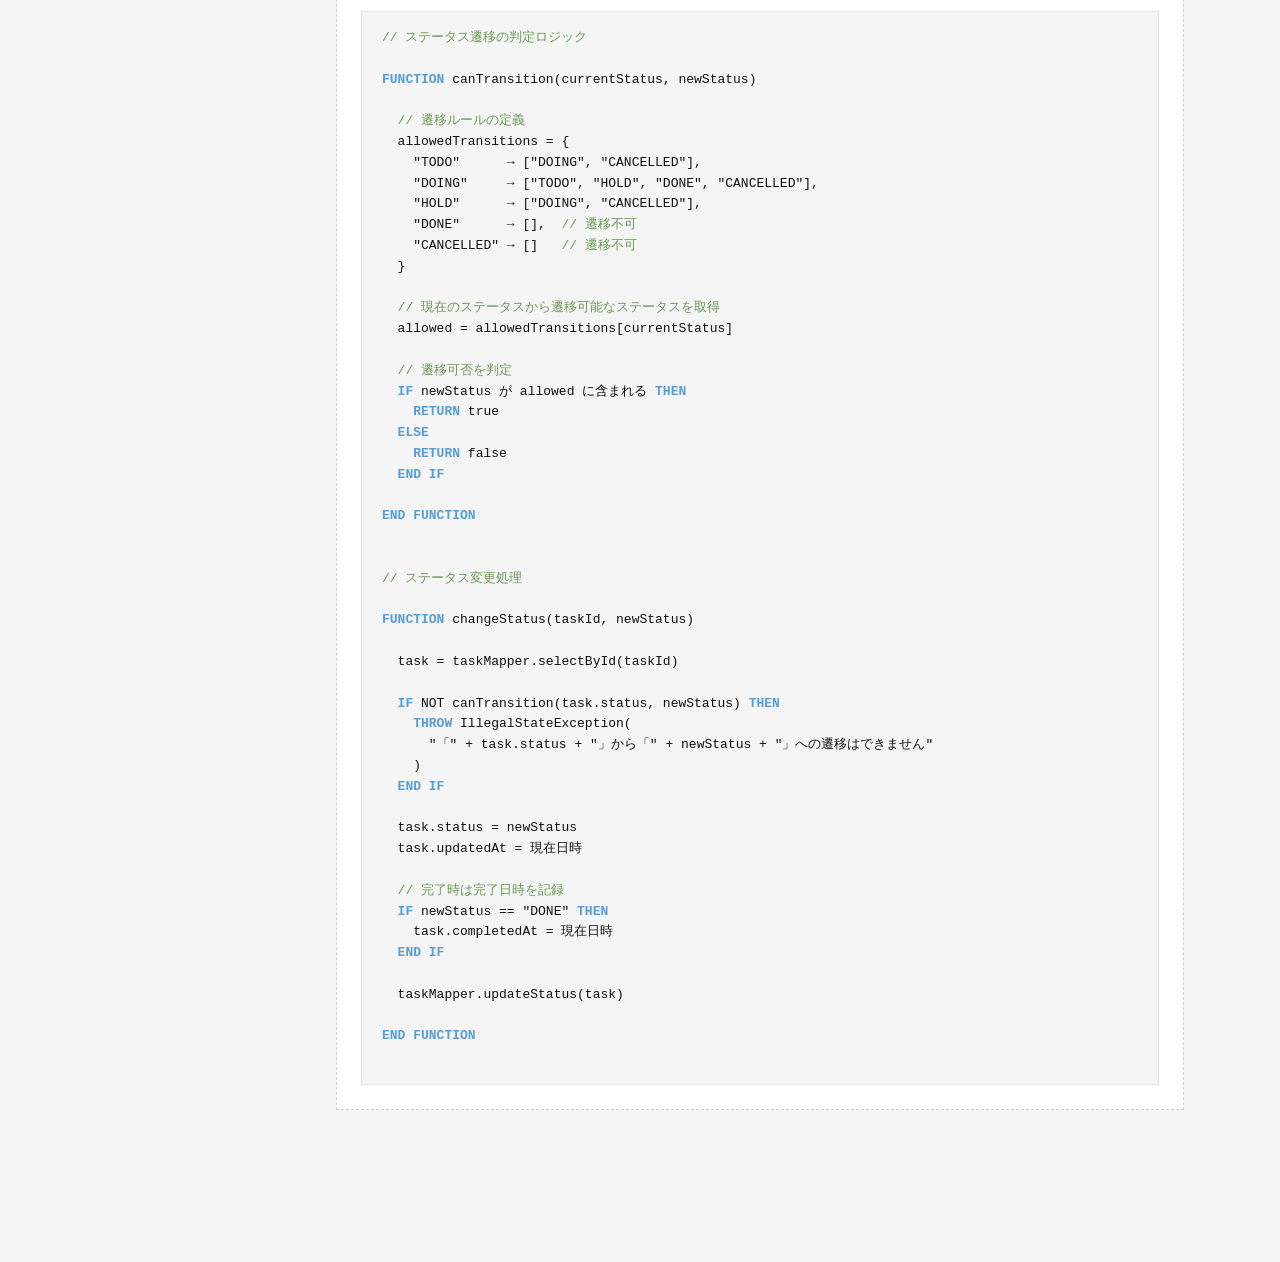
<file: portfolio-templates/design/logic-explanation.html>
<!DOCTYPE html>
<html lang="ja">

<head>
  <meta charset="UTF-8">
  <meta name="viewport" content="width=device-width, initial-scale=1.0">
  <title>ロジック解説 - プロジェクトアーカイブ</title>
  <link rel="stylesheet"
    href="https://fonts.googleapis.com/css2?family=Material+Symbols+Outlined:opsz,wght,FILL,GRAD@20..48,100..700,0..1,-50..200">
  <link rel="stylesheet" href="../css/style.css">
</head>

<body>
  <button class="hamburger" aria-label="メニュー">
    <span></span><span></span><span></span>
  </button>

  <div class="page-wrapper">
    <aside class="sidebar" data-nav-level="design"></aside>

    <main class="main-content">
      <header class="doc-header">
        <div class="doc-category">DESIGN DOCUMENT</div>
        <h1 class="doc-title">ロジック解説</h1>
        <div class="doc-meta">
          <span><span class="material-symbols-outlined icon-sm">calendar_today</span> 作成日：2026-XX-XX</span>
          <span><span class="material-symbols-outlined icon-sm">person</span> 作成者：（氏名を入力）</span>
          <span><span class="material-symbols-outlined icon-sm">push_pin</span> Ver 1.0</span>
        </div>
      </header>

      <div class="doc-body">

        <div class="toc">
          <div class="toc-title">目次</div>
          <ol class="toc-list">
            <li><a href="#sec1">ログイン処理のロジック</a></li>
            <li><a href="#sec2">バリデーション処理のロジック</a></li>
            <li><a href="#sec3">検索処理のロジック</a></li>
            <li><a href="#sec4">権限チェックのロジック</a></li>
            <li><a href="#sec5">ステータス遷移のロジック</a></li>
          </ol>
        </div>

        <section class="section" id="sec1">
          <h2 class="section-title"><span class="section-icon">1</span> ログイン処理のロジック</h2>

          <div class="fill-block">
            <div class="fill-label">フローチャート <span class="required">必須</span></div>
            <div class="fill-hint">ログイン処理の判定フロー</div>
            <div class="fill-content">
              <div class="ascii-diagram">
                <pre>
                    ┌─────────────────┐
                    │  ログイン画面表示 │
                    └────────┬────────┘
                             │
                             ▼
                    ┌─────────────────┐
                    │ メール/パスワード │
                    │     入力        │
                    └────────┬────────┘
                             │
                             ▼
                    ┌─────────────────┐
                    │  入力値チェック   │
                    └────────┬────────┘
                             │
                    ┌────────┴────────┐
                    ▼                  ▼
               入力エラー          入力OK
                    │                  │
                    ▼                  ▼
            ┌───────────┐     ┌─────────────────┐
            │エラー表示  │     │  ユーザー検索    │
            │ログイン画面│     │ (DBからメールで) │
            └───────────┘     └────────┬────────┘
                                       │
                              ┌────────┴────────┐
                              ▼                  ▼
                         ユーザー無し        ユーザー有り
                              │                  │
                              ▼                  ▼
                      ┌───────────┐     ┌─────────────────┐
                      │認証エラー  │     │ パスワード照合   │
                      │ログイン画面│     │(BCrypt.matches) │
                      └───────────┘     └────────┬────────┘
                                                 │
                                        ┌────────┴────────┐
                                        ▼                  ▼
                                   不一致             一致
                                        │                  │
                                        ▼                  ▼
                                ┌───────────┐     ┌─────────────────┐
                                │認証エラー  │     │  認証成功        │
                                │ログイン画面│     │ SecurityContext │
                                └───────────┘     │   に保存        │
                                                  └────────┬────────┘
                                                           │
                                                           ▼
                                                  ┌─────────────────┐
                                                  │ /tasks へ       │
                                                  │ リダイレクト     │
                                                  └─────────────────┘

（上記を参考に編集してください）
                </pre>
              </div>
            </div>
          </div>

          <div class="fill-block">
            <div class="fill-label">疑似コード <span class="required">必須</span></div>
            <div class="fill-hint">IF-THEN-ELSE形式でロジックを記述</div>
            <div class="fill-content">
              <div class="code-block">
                <pre>
<span class="comment">// ログイン処理の疑似コード</span>

<span class="keyword">FUNCTION</span> login(email, password)

  <span class="comment">// 入力値チェック</span>
  <span class="keyword">IF</span> email が空 <span class="keyword">THEN</span>
    エラー「メールアドレスを入力してください」を追加
  <span class="keyword">END IF</span>

  <span class="keyword">IF</span> password が空 <span class="keyword">THEN</span>
    エラー「パスワードを入力してください」を追加
  <span class="keyword">END IF</span>

  <span class="keyword">IF</span> エラーリストが空でない <span class="keyword">THEN</span>
    <span class="keyword">RETURN</span> ログイン画面（エラー表示）
  <span class="keyword">END IF</span>

  <span class="comment">// ユーザー検索</span>
  user = userMapper.selectByEmail(email)

  <span class="keyword">IF</span> user が null <span class="keyword">THEN</span>
    エラー「メールアドレスまたはパスワードが正しくありません」を追加
    <span class="keyword">RETURN</span> ログイン画面（エラー表示）
  <span class="keyword">END IF</span>

  <span class="comment">// パスワード照合</span>
  <span class="keyword">IF</span> BCrypt.matches(password, user.password) が false <span class="keyword">THEN</span>
    エラー「メールアドレスまたはパスワードが正しくありません」を追加
    <span class="keyword">RETURN</span> ログイン画面（エラー表示）
  <span class="keyword">END IF</span>

  <span class="comment">// 認証成功</span>
  SecurityContext に user 情報を保存
  <span class="keyword">RETURN</span> リダイレクト("/tasks")

<span class="keyword">END FUNCTION</span>
                </pre>
              </div>
            </div>
          </div>
        </section>

        <section class="section" id="sec2">
          <h2 class="section-title"><span class="section-icon">2</span> バリデーション処理のロジック</h2>

          <div class="fill-block">
            <div class="fill-label">バリデーションの判定フロー <span class="required">必須</span></div>
            <div class="fill-hint">タスク登録時のバリデーション処理</div>
            <div class="fill-content">
              <div class="ascii-diagram">
                <pre>
                    ┌─────────────────┐
                    │  フォーム送信    │
                    └────────┬────────┘
                             │
                             ▼
                    ┌─────────────────┐
                    │ @Valid による    │
                    │ 自動バリデーション│
                    └────────┬────────┘
                             │
                    ┌────────┴────────┐
                    ▼                  ▼
            BindingResult に      エラーなし
             エラーあり                │
                    │                  │
                    ▼                  ▼
            ┌───────────────┐  ┌─────────────────┐
            │ 入力画面に戻る │  │  追加バリデーション │
            │ エラー表示     │  │  （業務ロジック）   │
            └───────────────┘  └────────┬────────┘
                                        │
                               ┌────────┴────────┐
                               ▼                  ▼
                         業務エラー          エラーなし
                               │                  │
                               ▼                  ▼
                       ┌───────────────┐  ┌─────────────────┐
                       │ 入力画面に戻る │  │  登録処理実行    │
                       │ エラー表示     │  │  リダイレクト    │
                       └───────────────┘  └─────────────────┘

（上記を参考に編集してください）
                </pre>
              </div>
            </div>
          </div>

          <div class="fill-block">
            <div class="fill-label">疑似コード <span class="required">必須</span></div>
            <div class="fill-hint">バリデーション処理のロジック</div>
            <div class="fill-content">
              <div class="code-block">
                <pre>
<span class="comment">// タスク登録のバリデーション処理</span>

<span class="keyword">FUNCTION</span> createTask(taskForm, bindingResult)

  <span class="comment">// Bean Validationのエラーチェック</span>
  <span class="keyword">IF</span> bindingResult.hasErrors() <span class="keyword">THEN</span>
    <span class="keyword">RETURN</span> 入力画面（フォーム + エラーメッセージ）
  <span class="keyword">END IF</span>

  <span class="comment">// 業務ロジックバリデーション</span>

  <span class="comment">// 期限の妥当性チェック</span>
  <span class="keyword">IF</span> taskForm.dueDate が過去の日付 <span class="keyword">THEN</span>
    bindingResult.rejectValue("dueDate", "error.dueDate",
                              "期限は今日以降の日付を指定してください")
  <span class="keyword">END IF</span>

  <span class="comment">// タイトルの重複チェック（同一ユーザー内）</span>
  existingTask = taskMapper.selectByTitleAndUserId(taskForm.title, userId)
  <span class="keyword">IF</span> existingTask が存在する <span class="keyword">THEN</span>
    bindingResult.rejectValue("title", "error.title",
                              "同じタイトルのタスクが既に存在します")
  <span class="keyword">END IF</span>

  <span class="comment">// エラーがあれば入力画面に戻る</span>
  <span class="keyword">IF</span> bindingResult.hasErrors() <span class="keyword">THEN</span>
    <span class="keyword">RETURN</span> 入力画面（フォーム + エラーメッセージ）
  <span class="keyword">END IF</span>

  <span class="comment">// 登録処理</span>
  task = FormからEntityに変換(taskForm)
  task.userId = ログインユーザーID
  task.createdAt = 現在日時
  taskMapper.insert(task)

  <span class="keyword">RETURN</span> リダイレクト("/tasks")（成功メッセージ付き）

<span class="keyword">END FUNCTION</span>
                </pre>
              </div>
            </div>
          </div>

          <div class="fill-block">
            <div class="fill-label">エラーメッセージの表示ロジック <span class="optional">任意</span></div>
            <div class="fill-hint">Thymeleafでのエラー表示</div>
            <div class="fill-content">
              <div class="code-block">
                <pre>
<span class="comment">&lt;!-- Thymeleafでのエラー表示 --&gt;</span>

<span class="comment">&lt;!-- フィールドエラー（特定フィールド） --&gt;</span>
&lt;div th:if="${#fields.hasErrors('title')}" class="error-message"&gt;
  &lt;p th:each="err : ${#fields.errors('title')}" th:text="${err}"&gt;&lt;/p&gt;
&lt;/div&gt;

<span class="comment">&lt;!-- グローバルエラー（フィールドに紐づかないエラー） --&gt;</span>
&lt;div th:if="${#fields.hasGlobalErrors()}" class="global-error"&gt;
  &lt;p th:each="err : ${#fields.globalErrors()}" th:text="${err}"&gt;&lt;/p&gt;
&lt;/div&gt;

<span class="comment">&lt;!-- 入力フィールドのエラークラス付与 --&gt;</span>
&lt;input type="text" th:field="*{title}"
       th:classappend="${#fields.hasErrors('title')} ? 'error' : ''"&gt;
                </pre>
              </div>
            </div>
          </div>
        </section>

        <section class="section" id="sec3">
          <h2 class="section-title"><span class="section-icon">3</span> 検索処理のロジック</h2>

          <div class="fill-block">
            <div class="fill-label">動的SQLの条件分岐 <span class="required">必須</span></div>
            <div class="fill-hint">複合検索時のSQL生成ロジック</div>
            <div class="fill-content">
              <div class="ascii-diagram">
                <pre>
                    ┌─────────────────┐
                    │  検索条件入力    │
                    │ ・キーワード     │
                    │ ・カテゴリ      │
                    │ ・ステータス    │
                    │ ・期間          │
                    └────────┬────────┘
                             │
                             ▼
                    ┌─────────────────┐
                    │  WHERE句の組立  │
                    │  (動的SQL)      │
                    └────────┬────────┘
                             │
            ┌────────────────┼────────────────┐
            ▼                ▼                ▼
    ┌───────────────┐ ┌───────────────┐ ┌───────────────┐
    │キーワードあり  │ │カテゴリあり   │ │ステータスあり │
    │ title LIKE    │ │ category_id = │ │ status =      │
    │ OR content    │ │ #{categoryId} │ │ #{status}     │
    │ LIKE '%xxx%'  │ │               │ │               │
    └───────────────┘ └───────────────┘ └───────────────┘
            │                │                │
            └────────────────┼────────────────┘
                             │
                             ▼
                    ┌─────────────────┐
                    │  AND で連結     │
                    │  ORDER BY 追加  │
                    └────────┬────────┘
                             │
                             ▼
                    ┌─────────────────┐
                    │  SQL実行        │
                    │  結果返却       │
                    └─────────────────┘

（上記を参考に編集してください）
                </pre>
              </div>
            </div>
          </div>

          <div class="fill-block">
            <div class="fill-label">複合検索のロジック <span class="required">必須</span></div>
            <div class="fill-hint">疑似コードでの検索条件組立</div>
            <div class="fill-content">
              <div class="code-block">
                <pre>
<span class="comment">// 複合検索のロジック（MyBatis XML形式）</span>

&lt;select id="search" resultType="Task"&gt;
  SELECT * FROM tasks
  WHERE user_id = #{userId}

  <span class="comment">&lt;!-- キーワード検索 --&gt;</span>
  &lt;if test="keyword != null and keyword != ''"&gt;
    AND (title LIKE CONCAT('%', #{keyword}, '%')
         OR content LIKE CONCAT('%', #{keyword}, '%'))
  &lt;/if&gt;

  <span class="comment">&lt;!-- カテゴリ絞り込み --&gt;</span>
  &lt;if test="categoryId != null"&gt;
    AND category_id = #{categoryId}
  &lt;/if&gt;

  <span class="comment">&lt;!-- ステータス絞り込み --&gt;</span>
  &lt;if test="status != null and status != ''"&gt;
    AND status = #{status}
  &lt;/if&gt;

  <span class="comment">&lt;!-- 期間絞り込み --&gt;</span>
  &lt;if test="startDate != null"&gt;
    AND due_date &gt;= #{startDate}
  &lt;/if&gt;
  &lt;if test="endDate != null"&gt;
    AND due_date &lt;= #{endDate}
  &lt;/if&gt;

  <span class="comment">&lt;!-- ソート --&gt;</span>
  ORDER BY
  &lt;choose&gt;
    &lt;when test="sortBy == 'dueDate'"&gt;due_date&lt;/when&gt;
    &lt;when test="sortBy == 'priority'"&gt;priority DESC&lt;/when&gt;
    &lt;otherwise&gt;created_at DESC&lt;/otherwise&gt;
  &lt;/choose&gt;
&lt;/select&gt;
                </pre>
              </div>
            </div>
          </div>
        </section>

        <section class="section" id="sec4">
          <h2 class="section-title"><span class="section-icon">4</span> 権限チェックのロジック</h2>

          <div class="fill-block">
            <div class="fill-label">ロール判定のフロー <span class="required">必須</span></div>
            <div class="fill-hint">管理者/一般ユーザーの権限チェック</div>
            <div class="fill-content">
              <div class="ascii-diagram">
                <pre>
                    ┌─────────────────┐
                    │  リクエスト受信  │
                    └────────┬────────┘
                             │
                             ▼
                    ┌─────────────────┐
                    │  認証状態確認   │
                    │(SecurityContext)│
                    └────────┬────────┘
                             │
                    ┌────────┴────────┐
                    ▼                  ▼
              未認証              認証済み
                    │                  │
                    ▼                  ▼
            ┌───────────┐     ┌─────────────────┐
            │/login へ   │     │  ロール取得      │
            │リダイレクト │     │ user.getRole()  │
            └───────────┘     └────────┬────────┘
                                       │
                              ┌────────┴────────┐
                              ▼                  ▼
                           ADMIN              USER
                              │                  │
                              ▼                  ▼
                    ┌─────────────────┐  ┌─────────────────┐
                    │ 管理者機能      │  │ 一般ユーザー機能│
                    │ ・ユーザー管理  │  │ ・自分のタスク  │
                    │ ・全タスク閲覧  │  │   のみアクセス  │
                    │ ・システム設定  │  │                 │
                    └─────────────────┘  └─────────────────┘

（上記を参考に編集してください）
                </pre>
              </div>
            </div>
          </div>

          <div class="fill-block">
            <div class="fill-label">データアクセス制御のロジック <span class="required">必須</span></div>
            <div class="fill-hint">自分のタスクのみ操作可能にする制御</div>
            <div class="fill-content">
              <div class="code-block">
                <pre>
<span class="comment">// データアクセス制御のロジック</span>

<span class="keyword">FUNCTION</span> updateTask(taskId, taskForm, loginUser)

  <span class="comment">// タスクを取得</span>
  task = taskMapper.selectById(taskId)

  <span class="comment">// 存在チェック</span>
  <span class="keyword">IF</span> task が null <span class="keyword">THEN</span>
    <span class="keyword">THROW</span> NotFoundException("タスクが見つかりません")
  <span class="keyword">END IF</span>

  <span class="comment">// 権限チェック</span>
  <span class="keyword">IF</span> loginUser.role が "ADMIN" でない
     AND task.userId ≠ loginUser.id <span class="keyword">THEN</span>
    <span class="keyword">THROW</span> AccessDeniedException("このタスクを編集する権限がありません")
  <span class="keyword">END IF</span>

  <span class="comment">// 更新処理（権限OK）</span>
  task = FormからEntityに変換(taskForm)
  task.updatedAt = 現在日時
  taskMapper.update(task)

  <span class="keyword">RETURN</span> 成功

<span class="keyword">END FUNCTION</span>
                </pre>
              </div>
            </div>
          </div>
        </section>

        <section class="section" id="sec5">
          <h2 class="section-title"><span class="section-icon">5</span> ステータス遷移のロジック</h2>

          <div class="fill-block">
            <div class="fill-label">状態遷移図 <span class="required">必須</span></div>
            <div class="fill-hint">タスクのステータス変化の流れ</div>
            <div class="fill-content">
              <div class="ascii-diagram">
                <pre>
                    ┌─────────────────────────────────────────┐
                    │           タスクステータス遷移図          │
                    └─────────────────────────────────────────┘

                              ┌───────────┐
                              │   TODO    │ ← 新規作成
                              │  (未着手) │
                              └─────┬─────┘
                                    │
                                    │ 着手
                                    ▼
                              ┌───────────┐
                     ┌────────│   DOING   │────────┐
                     │        │  (作業中) │        │
                     │        └─────┬─────┘        │
                     │              │              │
                     │ 保留         │ 完了         │ 中止
                     ▼              ▼              ▼
               ┌───────────┐  ┌───────────┐  ┌───────────┐
               │   HOLD    │  │   DONE    │  │ CANCELLED │
               │   (保留)  │  │   (完了)  │  │  (中止)   │
               └─────┬─────┘  └───────────┘  └───────────┘
                     │              ▲
                     │ 再開         │ 完了
                     └──────────────┘

          ※ DONEとCANCELLEDは最終状態（遷移不可）

（上記を参考に編集してください）
                </pre>
              </div>
            </div>
          </div>

          <div class="fill-block">
            <div class="fill-label">遷移可否の判定ロジック <span class="required">必須</span></div>
            <div class="fill-hint">状態遷移が許可されるかの判定処理</div>
            <div class="fill-content">
              <div class="code-block">
                <pre>
<span class="comment">// ステータス遷移の判定ロジック</span>

<span class="keyword">FUNCTION</span> canTransition(currentStatus, newStatus)

  <span class="comment">// 遷移ルールの定義</span>
  allowedTransitions = {
    "TODO"      → ["DOING", "CANCELLED"],
    "DOING"     → ["TODO", "HOLD", "DONE", "CANCELLED"],
    "HOLD"      → ["DOING", "CANCELLED"],
    "DONE"      → [],  <span class="comment">// 遷移不可</span>
    "CANCELLED" → []   <span class="comment">// 遷移不可</span>
  }

  <span class="comment">// 現在のステータスから遷移可能なステータスを取得</span>
  allowed = allowedTransitions[currentStatus]

  <span class="comment">// 遷移可否を判定</span>
  <span class="keyword">IF</span> newStatus が allowed に含まれる <span class="keyword">THEN</span>
    <span class="keyword">RETURN</span> true
  <span class="keyword">ELSE</span>
    <span class="keyword">RETURN</span> false
  <span class="keyword">END IF</span>

<span class="keyword">END FUNCTION</span>


<span class="comment">// ステータス変更処理</span>

<span class="keyword">FUNCTION</span> changeStatus(taskId, newStatus)

  task = taskMapper.selectById(taskId)

  <span class="keyword">IF</span> NOT canTransition(task.status, newStatus) <span class="keyword">THEN</span>
    <span class="keyword">THROW</span> IllegalStateException(
      "「" + task.status + "」から「" + newStatus + "」への遷移はできません"
    )
  <span class="keyword">END IF</span>

  task.status = newStatus
  task.updatedAt = 現在日時

  <span class="comment">// 完了時は完了日時を記録</span>
  <span class="keyword">IF</span> newStatus == "DONE" <span class="keyword">THEN</span>
    task.completedAt = 現在日時
  <span class="keyword">END IF</span>

  taskMapper.updateStatus(task)

<span class="keyword">END FUNCTION</span>
                </pre>
              </div>
            </div>
          </div>
        </section>

      </div>
    </main>
  </div>

  <script src="../js/main.js"></script>
</body>

</html>
</file>
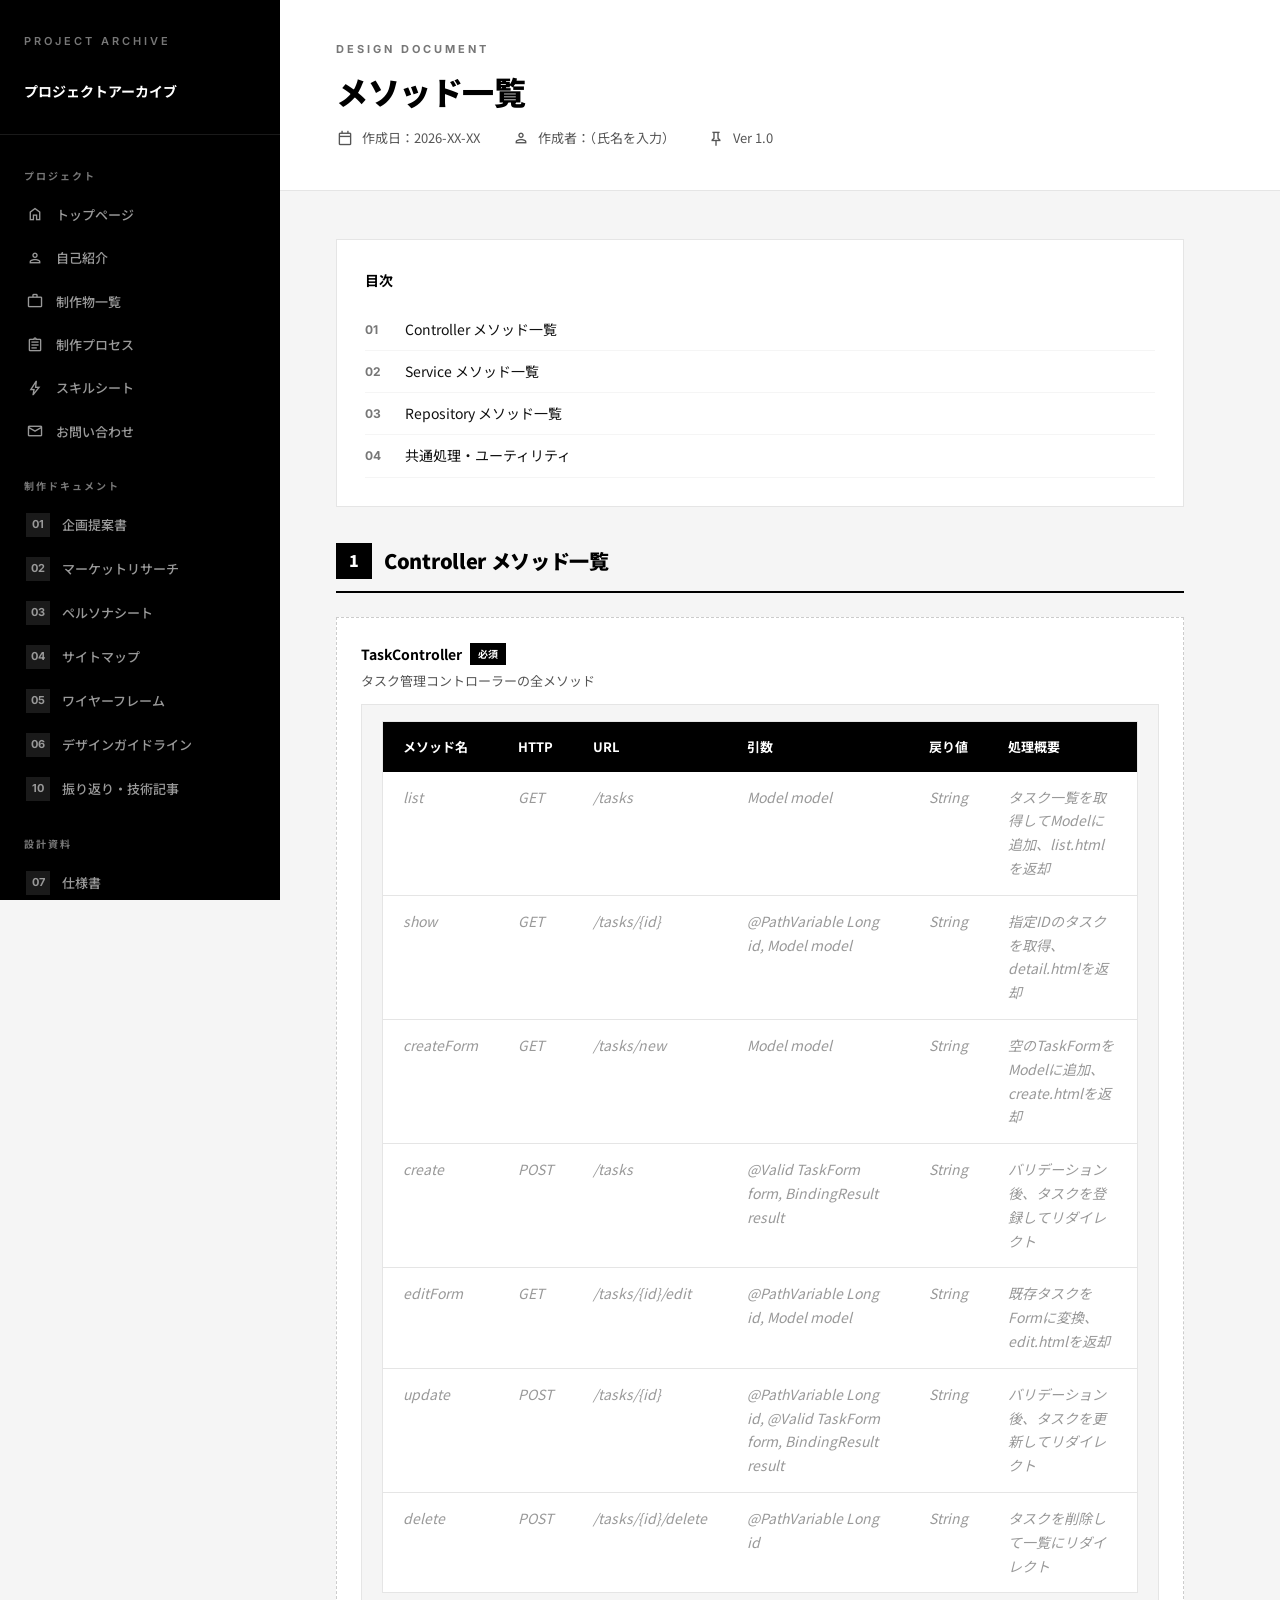
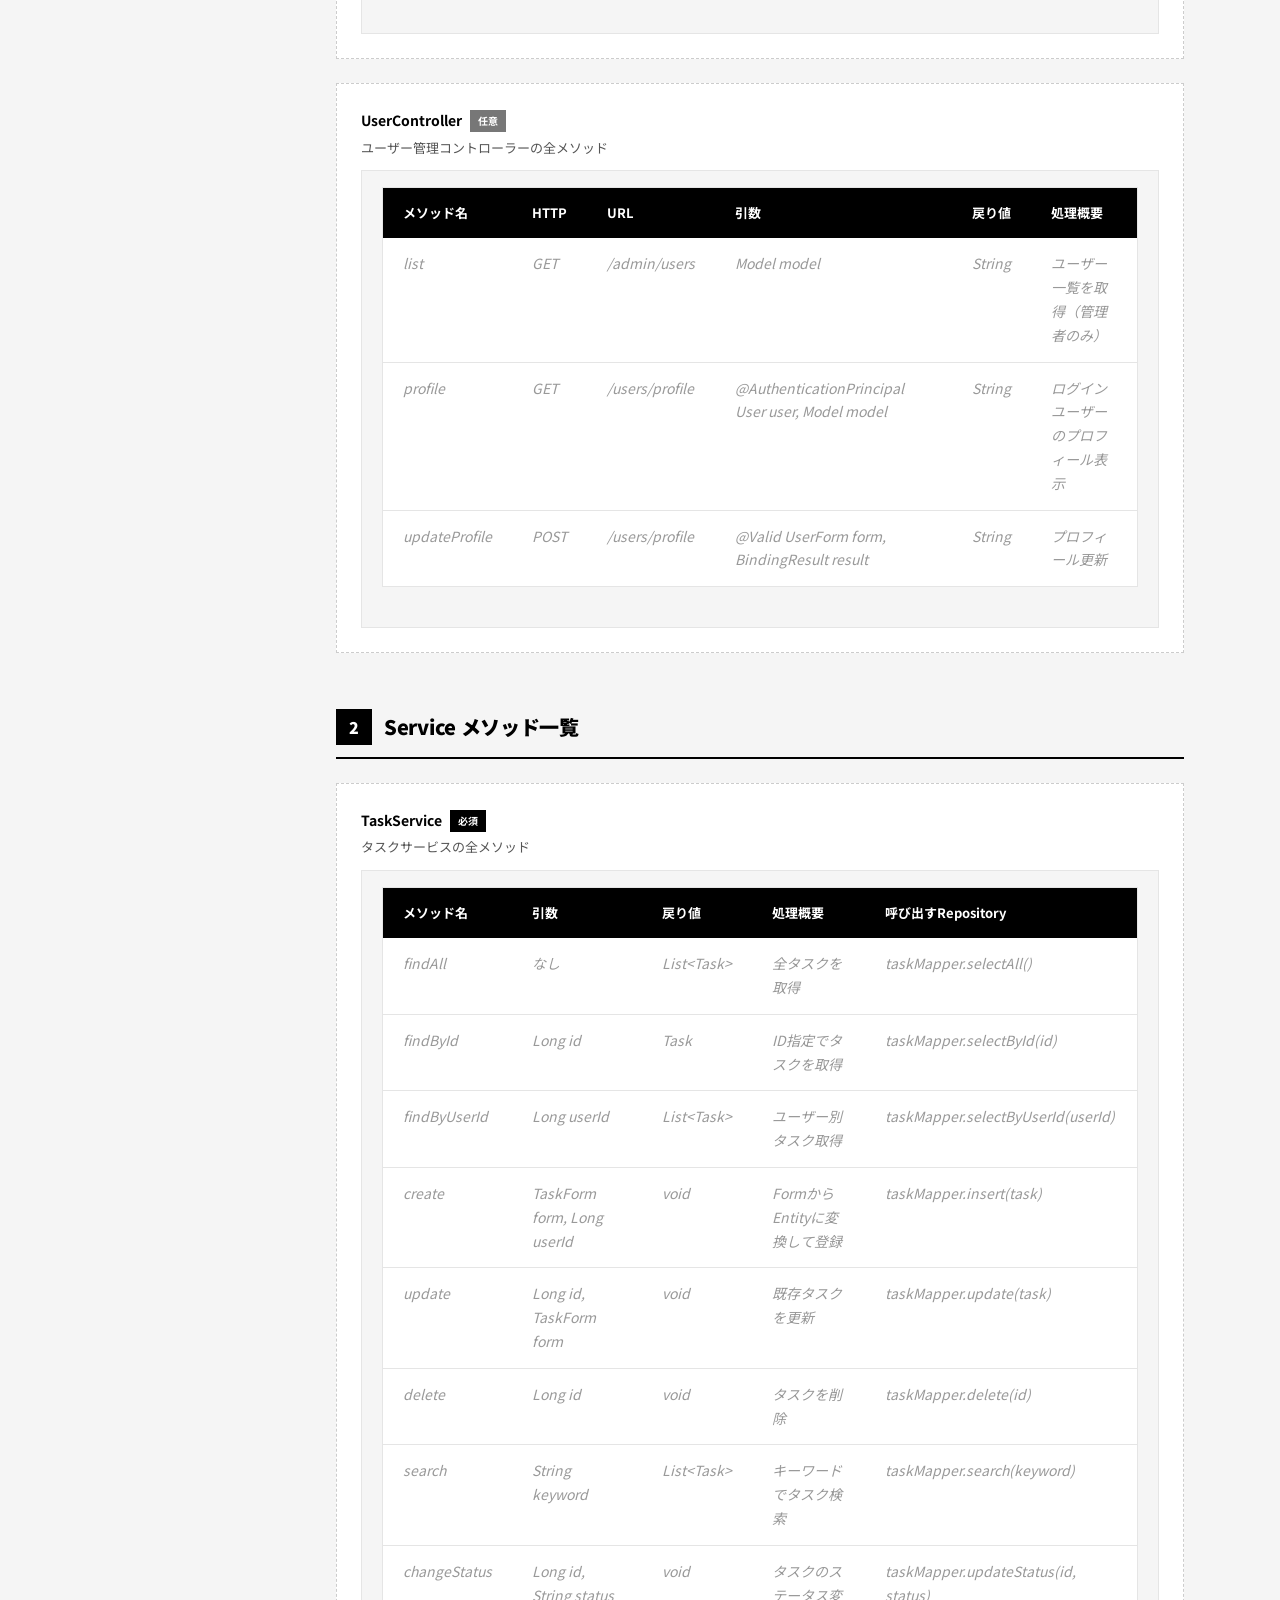
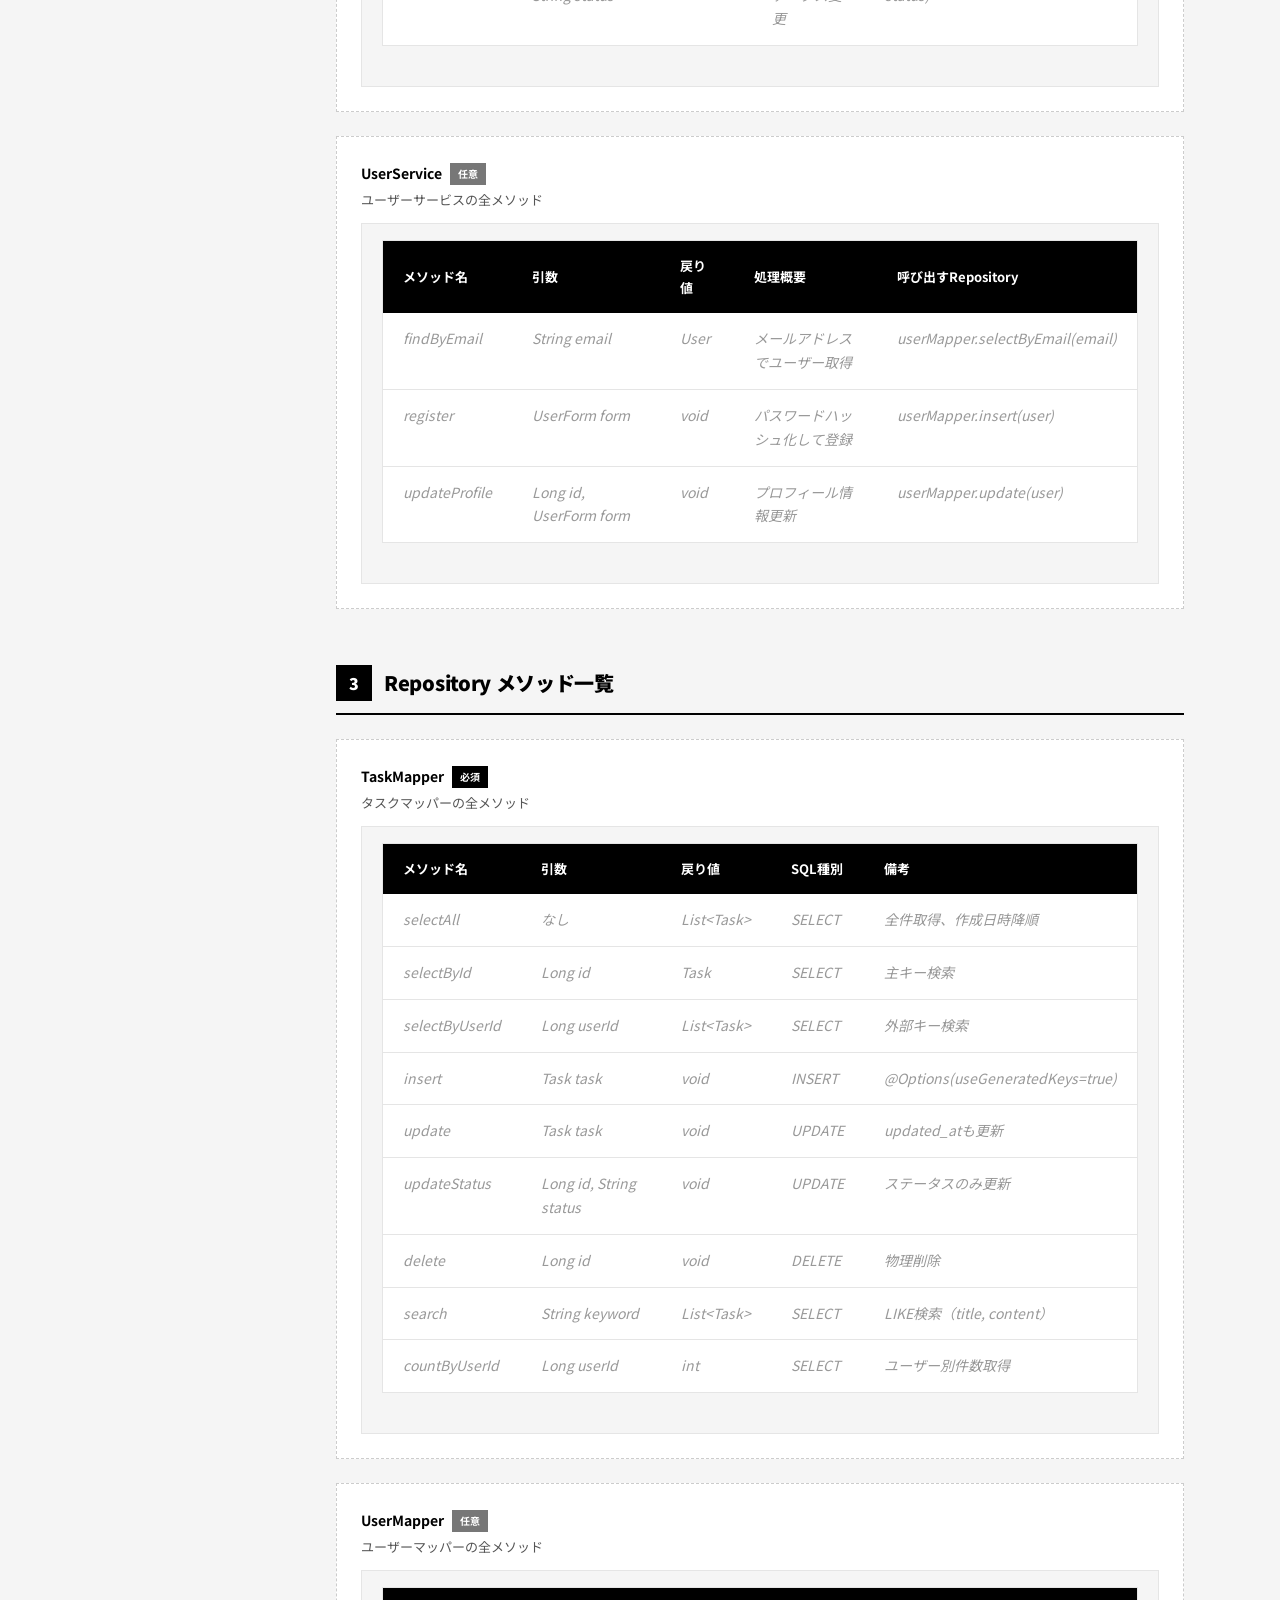
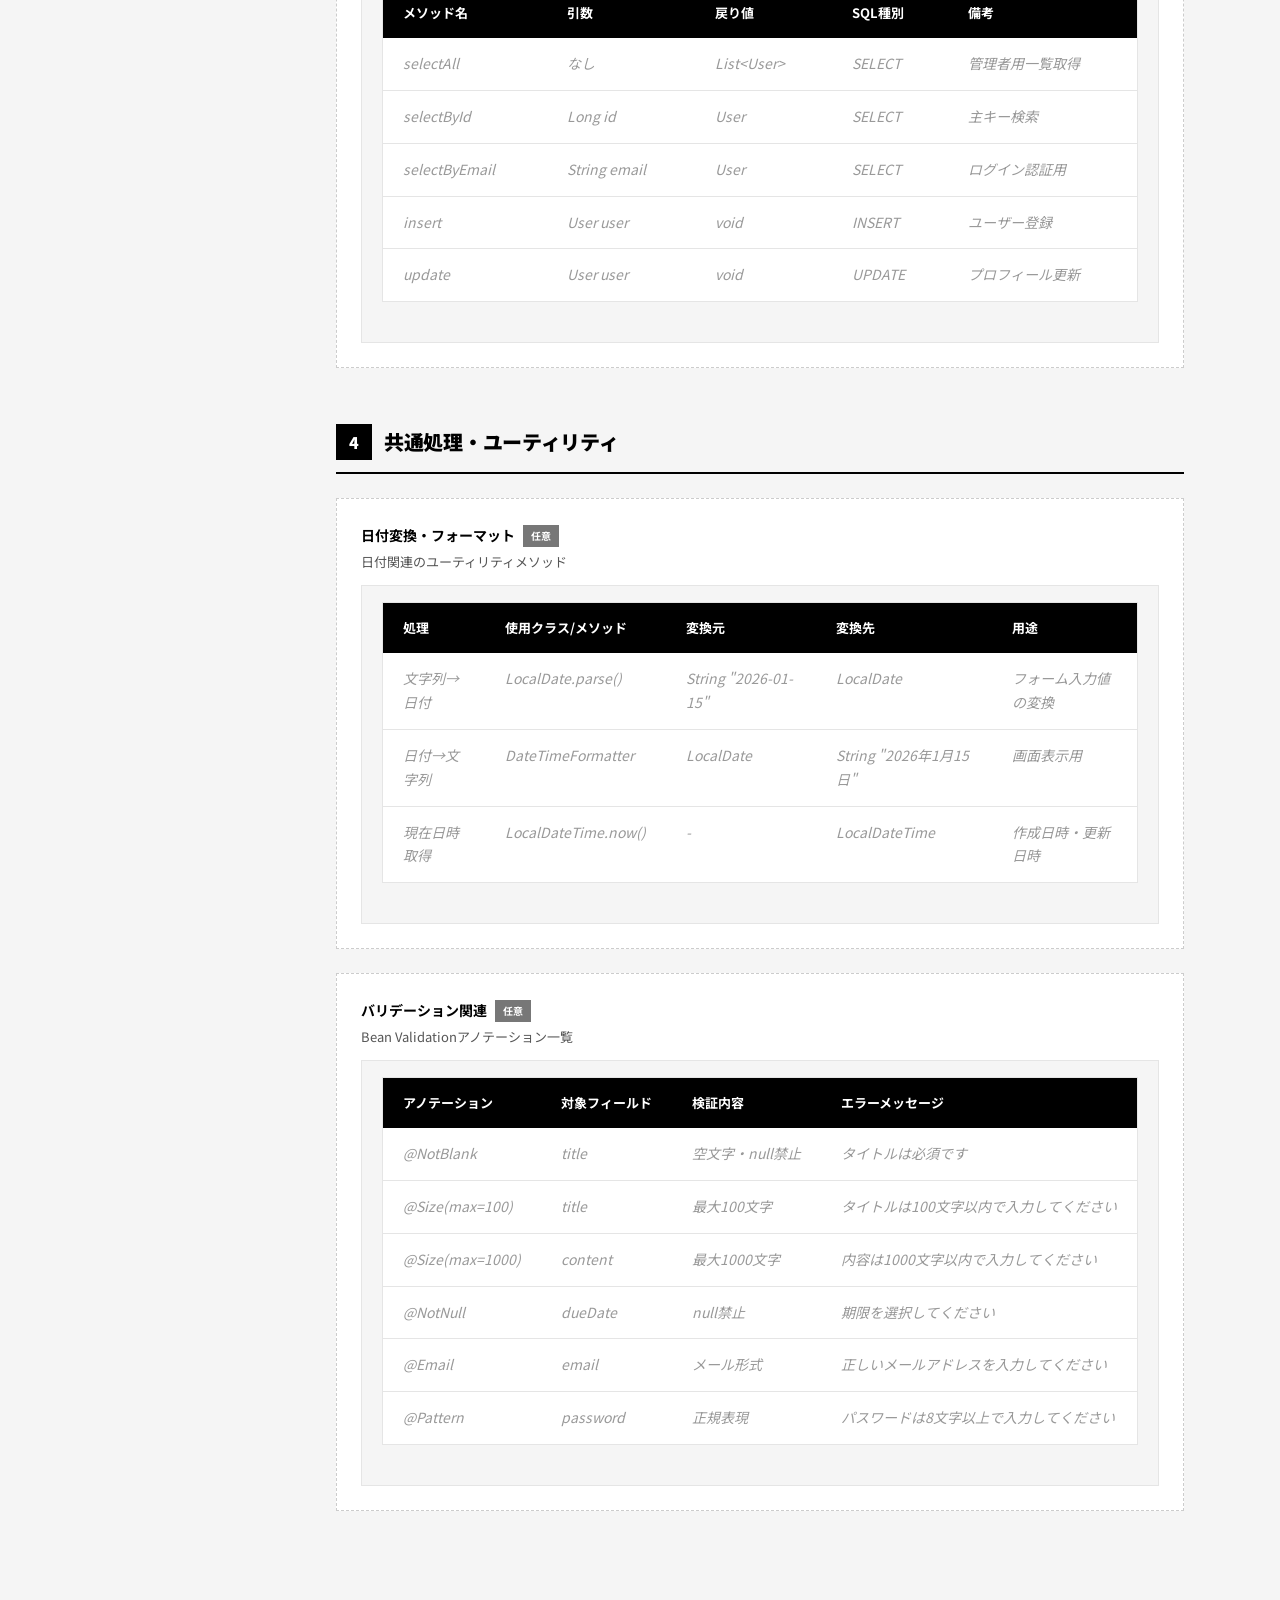
<file: portfolio-templates/design/method-list.html>
<!DOCTYPE html>
<html lang="ja">
<head>
  <meta charset="UTF-8">
  <meta name="viewport" content="width=device-width, initial-scale=1.0">
  <title>メソッド一覧 -  プロジェクトアーカイブ</title>
  <link rel="stylesheet" href="https://fonts.googleapis.com/css2?family=Material+Symbols+Outlined:opsz,wght,FILL,GRAD@20..48,100..700,0..1,-50..200">
  <link rel="stylesheet" href="../css/style.css">
</head>
<body>
  <button class="hamburger" aria-label="メニュー">
    <span></span><span></span><span></span>
  </button>

  <div class="page-wrapper">
  <aside class="sidebar" data-nav-level="design"></aside>

    <main class="main-content">
      <header class="doc-header">
        <div class="doc-category">DESIGN DOCUMENT</div>
        <h1 class="doc-title">メソッド一覧</h1>
        <div class="doc-meta">
          <span><span class="material-symbols-outlined icon-sm">calendar_today</span> 作成日：2026-XX-XX</span>
          <span><span class="material-symbols-outlined icon-sm">person</span> 作成者：（氏名を入力）</span>
          <span><span class="material-symbols-outlined icon-sm">push_pin</span> Ver 1.0</span>
        </div>
      </header>

      <div class="doc-body">

        <div class="toc">
          <div class="toc-title">目次</div>
          <ol class="toc-list">
            <li><a href="#sec1">Controller メソッド一覧</a></li>
            <li><a href="#sec2">Service メソッド一覧</a></li>
            <li><a href="#sec3">Repository メソッド一覧</a></li>
            <li><a href="#sec4">共通処理・ユーティリティ</a></li>
          </ol>
        </div>

        <section class="section" id="sec1">
          <h2 class="section-title"><span class="section-icon">1</span> Controller メソッド一覧</h2>

          <div class="fill-block">
            <div class="fill-label">TaskController <span class="required">必須</span></div>
            <div class="fill-hint">タスク管理コントローラーの全メソッド</div>
            <div class="fill-content">
              <table class="doc-table">
                <thead>
                  <tr><th>メソッド名</th><th>HTTP</th><th>URL</th><th>引数</th><th>戻り値</th><th>処理概要</th></tr>
                </thead>
                <tbody>
                  <tr class="template-row">
                    <td>list</td>
                    <td>GET</td>
                    <td>/tasks</td>
                    <td>Model model</td>
                    <td>String</td>
                    <td>タスク一覧を取得してModelに追加、list.htmlを返却</td>
                  </tr>
                  <tr class="template-row">
                    <td>show</td>
                    <td>GET</td>
                    <td>/tasks/{id}</td>
                    <td>@PathVariable Long id, Model model</td>
                    <td>String</td>
                    <td>指定IDのタスクを取得、detail.htmlを返却</td>
                  </tr>
                  <tr class="template-row">
                    <td>createForm</td>
                    <td>GET</td>
                    <td>/tasks/new</td>
                    <td>Model model</td>
                    <td>String</td>
                    <td>空のTaskFormをModelに追加、create.htmlを返却</td>
                  </tr>
                  <tr class="template-row">
                    <td>create</td>
                    <td>POST</td>
                    <td>/tasks</td>
                    <td>@Valid TaskForm form, BindingResult result</td>
                    <td>String</td>
                    <td>バリデーション後、タスクを登録してリダイレクト</td>
                  </tr>
                  <tr class="template-row">
                    <td>editForm</td>
                    <td>GET</td>
                    <td>/tasks/{id}/edit</td>
                    <td>@PathVariable Long id, Model model</td>
                    <td>String</td>
                    <td>既存タスクをFormに変換、edit.htmlを返却</td>
                  </tr>
                  <tr class="template-row">
                    <td>update</td>
                    <td>POST</td>
                    <td>/tasks/{id}</td>
                    <td>@PathVariable Long id, @Valid TaskForm form, BindingResult result</td>
                    <td>String</td>
                    <td>バリデーション後、タスクを更新してリダイレクト</td>
                  </tr>
                  <tr class="template-row">
                    <td>delete</td>
                    <td>POST</td>
                    <td>/tasks/{id}/delete</td>
                    <td>@PathVariable Long id</td>
                    <td>String</td>
                    <td>タスクを削除して一覧にリダイレクト</td>
                  </tr>
                </tbody>
              </table>
            </div>
          </div>

          <div class="fill-block">
            <div class="fill-label">UserController <span class="optional">任意</span></div>
            <div class="fill-hint">ユーザー管理コントローラーの全メソッド</div>
            <div class="fill-content">
              <table class="doc-table">
                <thead>
                  <tr><th>メソッド名</th><th>HTTP</th><th>URL</th><th>引数</th><th>戻り値</th><th>処理概要</th></tr>
                </thead>
                <tbody>
                  <tr class="template-row">
                    <td>list</td>
                    <td>GET</td>
                    <td>/admin/users</td>
                    <td>Model model</td>
                    <td>String</td>
                    <td>ユーザー一覧を取得（管理者のみ）</td>
                  </tr>
                  <tr class="template-row">
                    <td>profile</td>
                    <td>GET</td>
                    <td>/users/profile</td>
                    <td>@AuthenticationPrincipal User user, Model model</td>
                    <td>String</td>
                    <td>ログインユーザーのプロフィール表示</td>
                  </tr>
                  <tr class="template-row">
                    <td>updateProfile</td>
                    <td>POST</td>
                    <td>/users/profile</td>
                    <td>@Valid UserForm form, BindingResult result</td>
                    <td>String</td>
                    <td>プロフィール更新</td>
                  </tr>
                </tbody>
              </table>
            </div>
          </div>
        </section>

        <section class="section" id="sec2">
          <h2 class="section-title"><span class="section-icon">2</span> Service メソッド一覧</h2>

          <div class="fill-block">
            <div class="fill-label">TaskService <span class="required">必須</span></div>
            <div class="fill-hint">タスクサービスの全メソッド</div>
            <div class="fill-content">
              <table class="doc-table">
                <thead>
                  <tr><th>メソッド名</th><th>引数</th><th>戻り値</th><th>処理概要</th><th>呼び出すRepository</th></tr>
                </thead>
                <tbody>
                  <tr class="template-row">
                    <td>findAll</td>
                    <td>なし</td>
                    <td>List&lt;Task&gt;</td>
                    <td>全タスクを取得</td>
                    <td>taskMapper.selectAll()</td>
                  </tr>
                  <tr class="template-row">
                    <td>findById</td>
                    <td>Long id</td>
                    <td>Task</td>
                    <td>ID指定でタスクを取得</td>
                    <td>taskMapper.selectById(id)</td>
                  </tr>
                  <tr class="template-row">
                    <td>findByUserId</td>
                    <td>Long userId</td>
                    <td>List&lt;Task&gt;</td>
                    <td>ユーザー別タスク取得</td>
                    <td>taskMapper.selectByUserId(userId)</td>
                  </tr>
                  <tr class="template-row">
                    <td>create</td>
                    <td>TaskForm form, Long userId</td>
                    <td>void</td>
                    <td>FormからEntityに変換して登録</td>
                    <td>taskMapper.insert(task)</td>
                  </tr>
                  <tr class="template-row">
                    <td>update</td>
                    <td>Long id, TaskForm form</td>
                    <td>void</td>
                    <td>既存タスクを更新</td>
                    <td>taskMapper.update(task)</td>
                  </tr>
                  <tr class="template-row">
                    <td>delete</td>
                    <td>Long id</td>
                    <td>void</td>
                    <td>タスクを削除</td>
                    <td>taskMapper.delete(id)</td>
                  </tr>
                  <tr class="template-row">
                    <td>search</td>
                    <td>String keyword</td>
                    <td>List&lt;Task&gt;</td>
                    <td>キーワードでタスク検索</td>
                    <td>taskMapper.search(keyword)</td>
                  </tr>
                  <tr class="template-row">
                    <td>changeStatus</td>
                    <td>Long id, String status</td>
                    <td>void</td>
                    <td>タスクのステータス変更</td>
                    <td>taskMapper.updateStatus(id, status)</td>
                  </tr>
                </tbody>
              </table>
            </div>
          </div>

          <div class="fill-block">
            <div class="fill-label">UserService <span class="optional">任意</span></div>
            <div class="fill-hint">ユーザーサービスの全メソッド</div>
            <div class="fill-content">
              <table class="doc-table">
                <thead>
                  <tr><th>メソッド名</th><th>引数</th><th>戻り値</th><th>処理概要</th><th>呼び出すRepository</th></tr>
                </thead>
                <tbody>
                  <tr class="template-row">
                    <td>findByEmail</td>
                    <td>String email</td>
                    <td>User</td>
                    <td>メールアドレスでユーザー取得</td>
                    <td>userMapper.selectByEmail(email)</td>
                  </tr>
                  <tr class="template-row">
                    <td>register</td>
                    <td>UserForm form</td>
                    <td>void</td>
                    <td>パスワードハッシュ化して登録</td>
                    <td>userMapper.insert(user)</td>
                  </tr>
                  <tr class="template-row">
                    <td>updateProfile</td>
                    <td>Long id, UserForm form</td>
                    <td>void</td>
                    <td>プロフィール情報更新</td>
                    <td>userMapper.update(user)</td>
                  </tr>
                </tbody>
              </table>
            </div>
          </div>
        </section>

        <section class="section" id="sec3">
          <h2 class="section-title"><span class="section-icon">3</span> Repository メソッド一覧</h2>

          <div class="fill-block">
            <div class="fill-label">TaskMapper <span class="required">必須</span></div>
            <div class="fill-hint">タスクマッパーの全メソッド</div>
            <div class="fill-content">
              <table class="doc-table">
                <thead>
                  <tr><th>メソッド名</th><th>引数</th><th>戻り値</th><th>SQL種別</th><th>備考</th></tr>
                </thead>
                <tbody>
                  <tr class="template-row">
                    <td>selectAll</td>
                    <td>なし</td>
                    <td>List&lt;Task&gt;</td>
                    <td>SELECT</td>
                    <td>全件取得、作成日時降順</td>
                  </tr>
                  <tr class="template-row">
                    <td>selectById</td>
                    <td>Long id</td>
                    <td>Task</td>
                    <td>SELECT</td>
                    <td>主キー検索</td>
                  </tr>
                  <tr class="template-row">
                    <td>selectByUserId</td>
                    <td>Long userId</td>
                    <td>List&lt;Task&gt;</td>
                    <td>SELECT</td>
                    <td>外部キー検索</td>
                  </tr>
                  <tr class="template-row">
                    <td>insert</td>
                    <td>Task task</td>
                    <td>void</td>
                    <td>INSERT</td>
                    <td>@Options(useGeneratedKeys=true)</td>
                  </tr>
                  <tr class="template-row">
                    <td>update</td>
                    <td>Task task</td>
                    <td>void</td>
                    <td>UPDATE</td>
                    <td>updated_atも更新</td>
                  </tr>
                  <tr class="template-row">
                    <td>updateStatus</td>
                    <td>Long id, String status</td>
                    <td>void</td>
                    <td>UPDATE</td>
                    <td>ステータスのみ更新</td>
                  </tr>
                  <tr class="template-row">
                    <td>delete</td>
                    <td>Long id</td>
                    <td>void</td>
                    <td>DELETE</td>
                    <td>物理削除</td>
                  </tr>
                  <tr class="template-row">
                    <td>search</td>
                    <td>String keyword</td>
                    <td>List&lt;Task&gt;</td>
                    <td>SELECT</td>
                    <td>LIKE検索（title, content）</td>
                  </tr>
                  <tr class="template-row">
                    <td>countByUserId</td>
                    <td>Long userId</td>
                    <td>int</td>
                    <td>SELECT</td>
                    <td>ユーザー別件数取得</td>
                  </tr>
                </tbody>
              </table>
            </div>
          </div>

          <div class="fill-block">
            <div class="fill-label">UserMapper <span class="optional">任意</span></div>
            <div class="fill-hint">ユーザーマッパーの全メソッド</div>
            <div class="fill-content">
              <table class="doc-table">
                <thead>
                  <tr><th>メソッド名</th><th>引数</th><th>戻り値</th><th>SQL種別</th><th>備考</th></tr>
                </thead>
                <tbody>
                  <tr class="template-row">
                    <td>selectAll</td>
                    <td>なし</td>
                    <td>List&lt;User&gt;</td>
                    <td>SELECT</td>
                    <td>管理者用一覧取得</td>
                  </tr>
                  <tr class="template-row">
                    <td>selectById</td>
                    <td>Long id</td>
                    <td>User</td>
                    <td>SELECT</td>
                    <td>主キー検索</td>
                  </tr>
                  <tr class="template-row">
                    <td>selectByEmail</td>
                    <td>String email</td>
                    <td>User</td>
                    <td>SELECT</td>
                    <td>ログイン認証用</td>
                  </tr>
                  <tr class="template-row">
                    <td>insert</td>
                    <td>User user</td>
                    <td>void</td>
                    <td>INSERT</td>
                    <td>ユーザー登録</td>
                  </tr>
                  <tr class="template-row">
                    <td>update</td>
                    <td>User user</td>
                    <td>void</td>
                    <td>UPDATE</td>
                    <td>プロフィール更新</td>
                  </tr>
                </tbody>
              </table>
            </div>
          </div>
        </section>

        <section class="section" id="sec4">
          <h2 class="section-title"><span class="section-icon">4</span> 共通処理・ユーティリティ</h2>

          <div class="fill-block">
            <div class="fill-label">日付変換・フォーマット <span class="optional">任意</span></div>
            <div class="fill-hint">日付関連のユーティリティメソッド</div>
            <div class="fill-content">
              <table class="doc-table">
                <thead>
                  <tr><th>処理</th><th>使用クラス/メソッド</th><th>変換元</th><th>変換先</th><th>用途</th></tr>
                </thead>
                <tbody>
                  <tr class="template-row">
                    <td>文字列→日付</td>
                    <td>LocalDate.parse()</td>
                    <td>String "2026-01-15"</td>
                    <td>LocalDate</td>
                    <td>フォーム入力値の変換</td>
                  </tr>
                  <tr class="template-row">
                    <td>日付→文字列</td>
                    <td>DateTimeFormatter</td>
                    <td>LocalDate</td>
                    <td>String "2026年1月15日"</td>
                    <td>画面表示用</td>
                  </tr>
                  <tr class="template-row">
                    <td>現在日時取得</td>
                    <td>LocalDateTime.now()</td>
                    <td>-</td>
                    <td>LocalDateTime</td>
                    <td>作成日時・更新日時</td>
                  </tr>
                </tbody>
              </table>
            </div>
          </div>

          <div class="fill-block">
            <div class="fill-label">バリデーション関連 <span class="optional">任意</span></div>
            <div class="fill-hint">Bean Validationアノテーション一覧</div>
            <div class="fill-content">
              <table class="doc-table">
                <thead>
                  <tr><th>アノテーション</th><th>対象フィールド</th><th>検証内容</th><th>エラーメッセージ</th></tr>
                </thead>
                <tbody>
                  <tr class="template-row">
                    <td>@NotBlank</td>
                    <td>title</td>
                    <td>空文字・null禁止</td>
                    <td>タイトルは必須です</td>
                  </tr>
                  <tr class="template-row">
                    <td>@Size(max=100)</td>
                    <td>title</td>
                    <td>最大100文字</td>
                    <td>タイトルは100文字以内で入力してください</td>
                  </tr>
                  <tr class="template-row">
                    <td>@Size(max=1000)</td>
                    <td>content</td>
                    <td>最大1000文字</td>
                    <td>内容は1000文字以内で入力してください</td>
                  </tr>
                  <tr class="template-row">
                    <td>@NotNull</td>
                    <td>dueDate</td>
                    <td>null禁止</td>
                    <td>期限を選択してください</td>
                  </tr>
                  <tr class="template-row">
                    <td>@Email</td>
                    <td>email</td>
                    <td>メール形式</td>
                    <td>正しいメールアドレスを入力してください</td>
                  </tr>
                  <tr class="template-row">
                    <td>@Pattern</td>
                    <td>password</td>
                    <td>正規表現</td>
                    <td>パスワードは8文字以上で入力してください</td>
                  </tr>
                </tbody>
              </table>
            </div>
          </div>
        </section>

      </div>
    </main>
  </div>

  <script src="../js/main.js"></script>
</body>
</html>
</file>
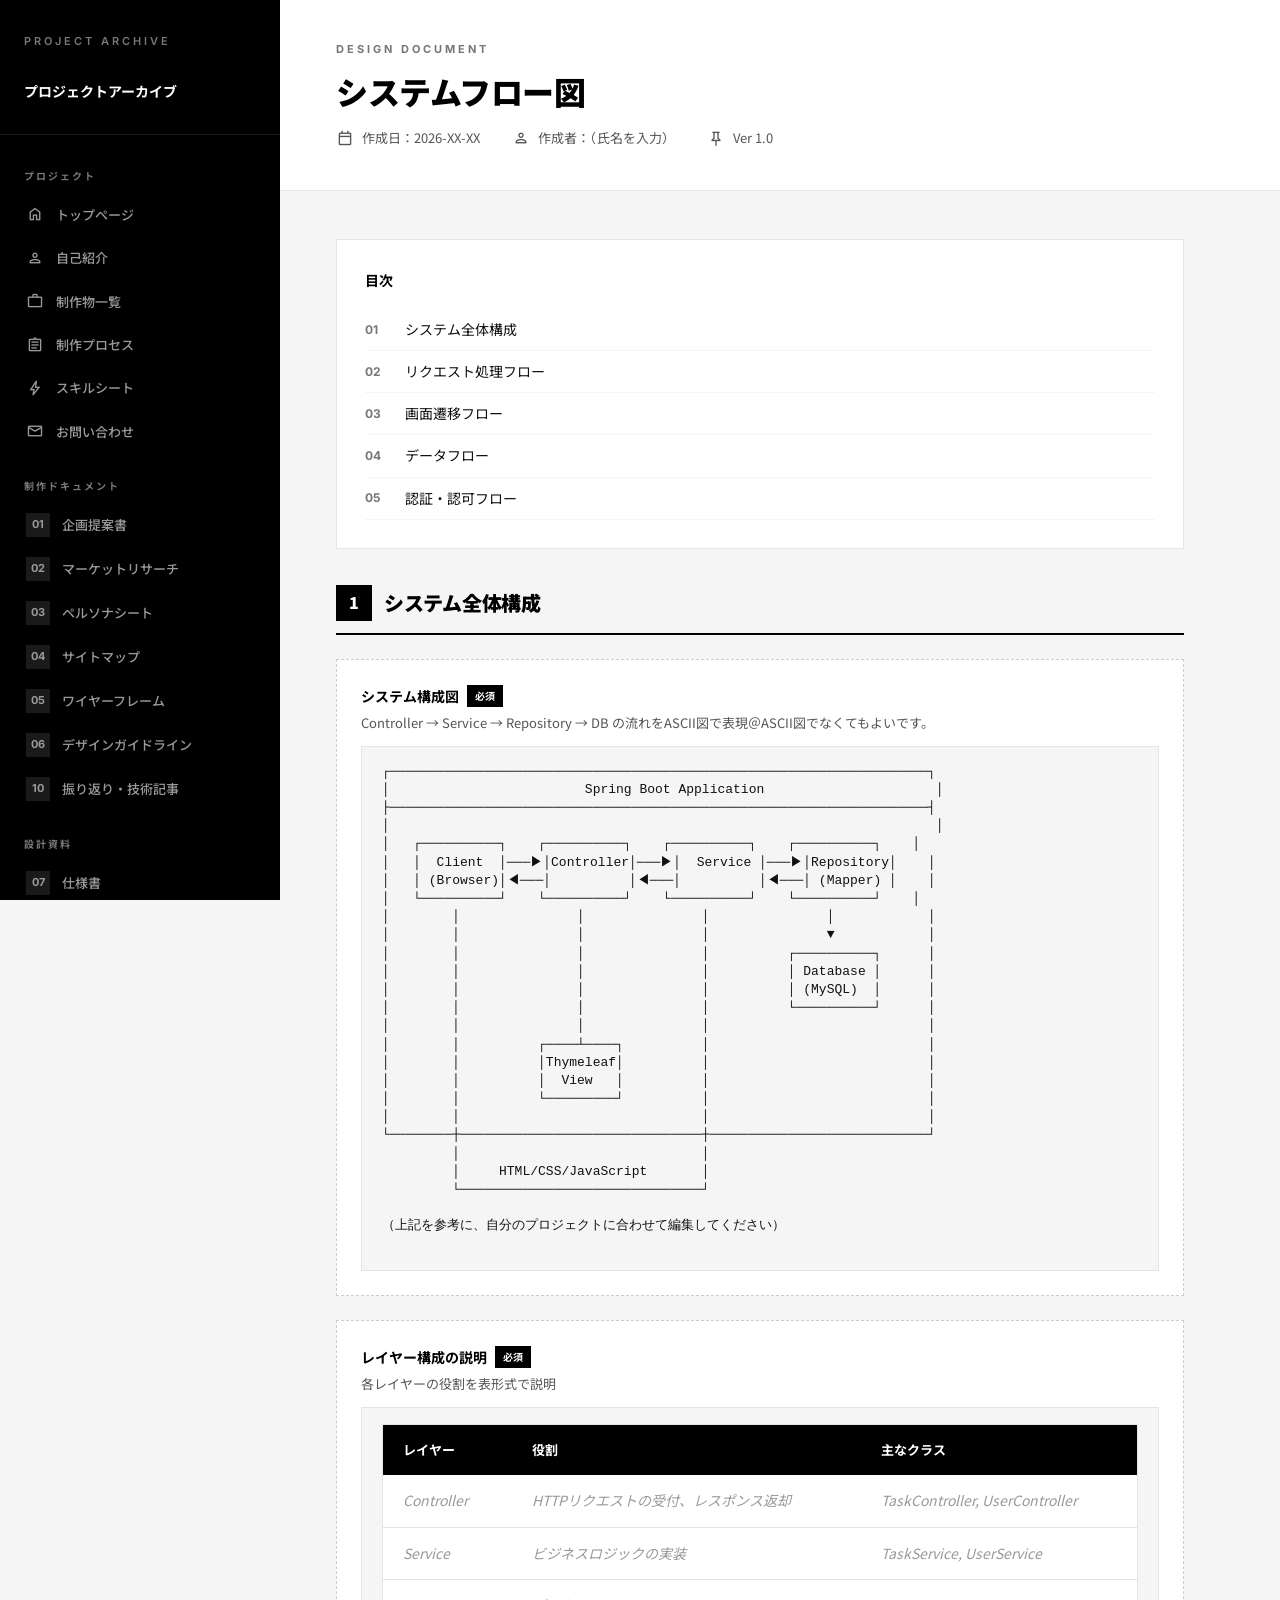
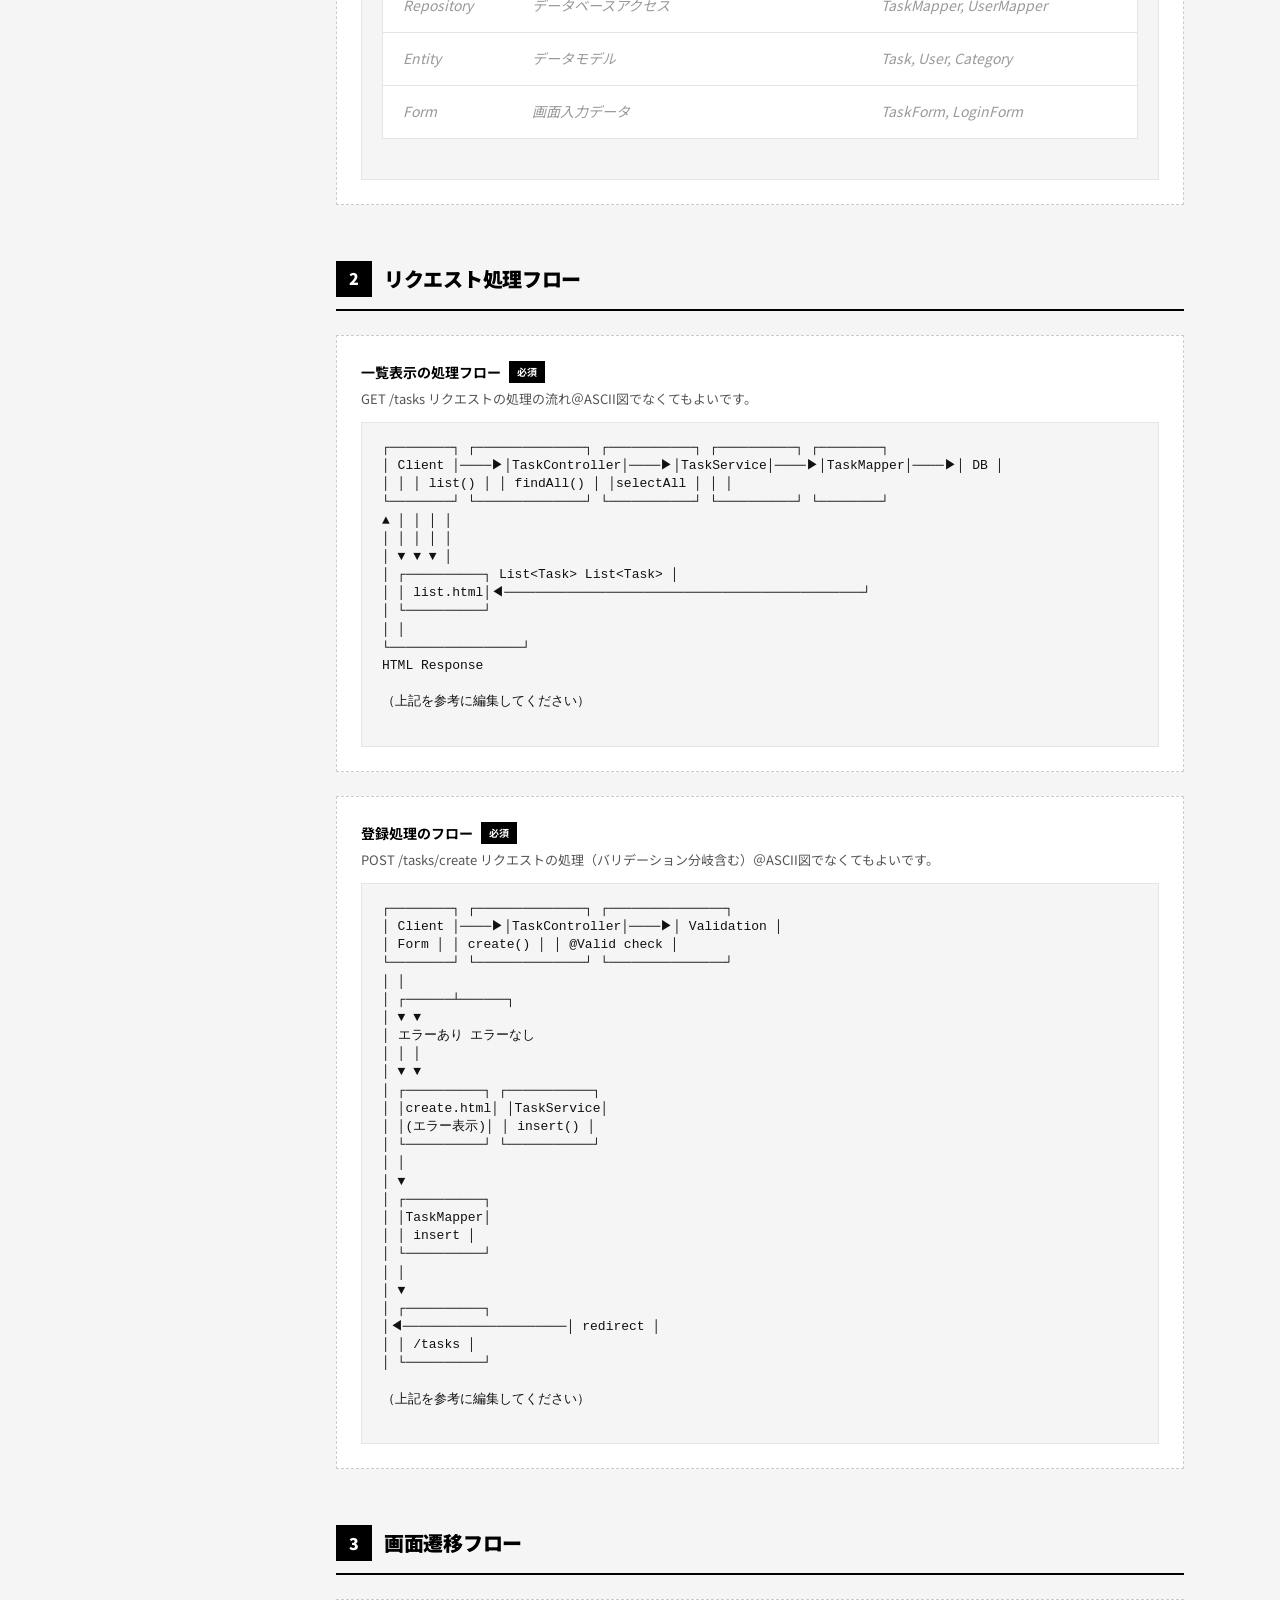
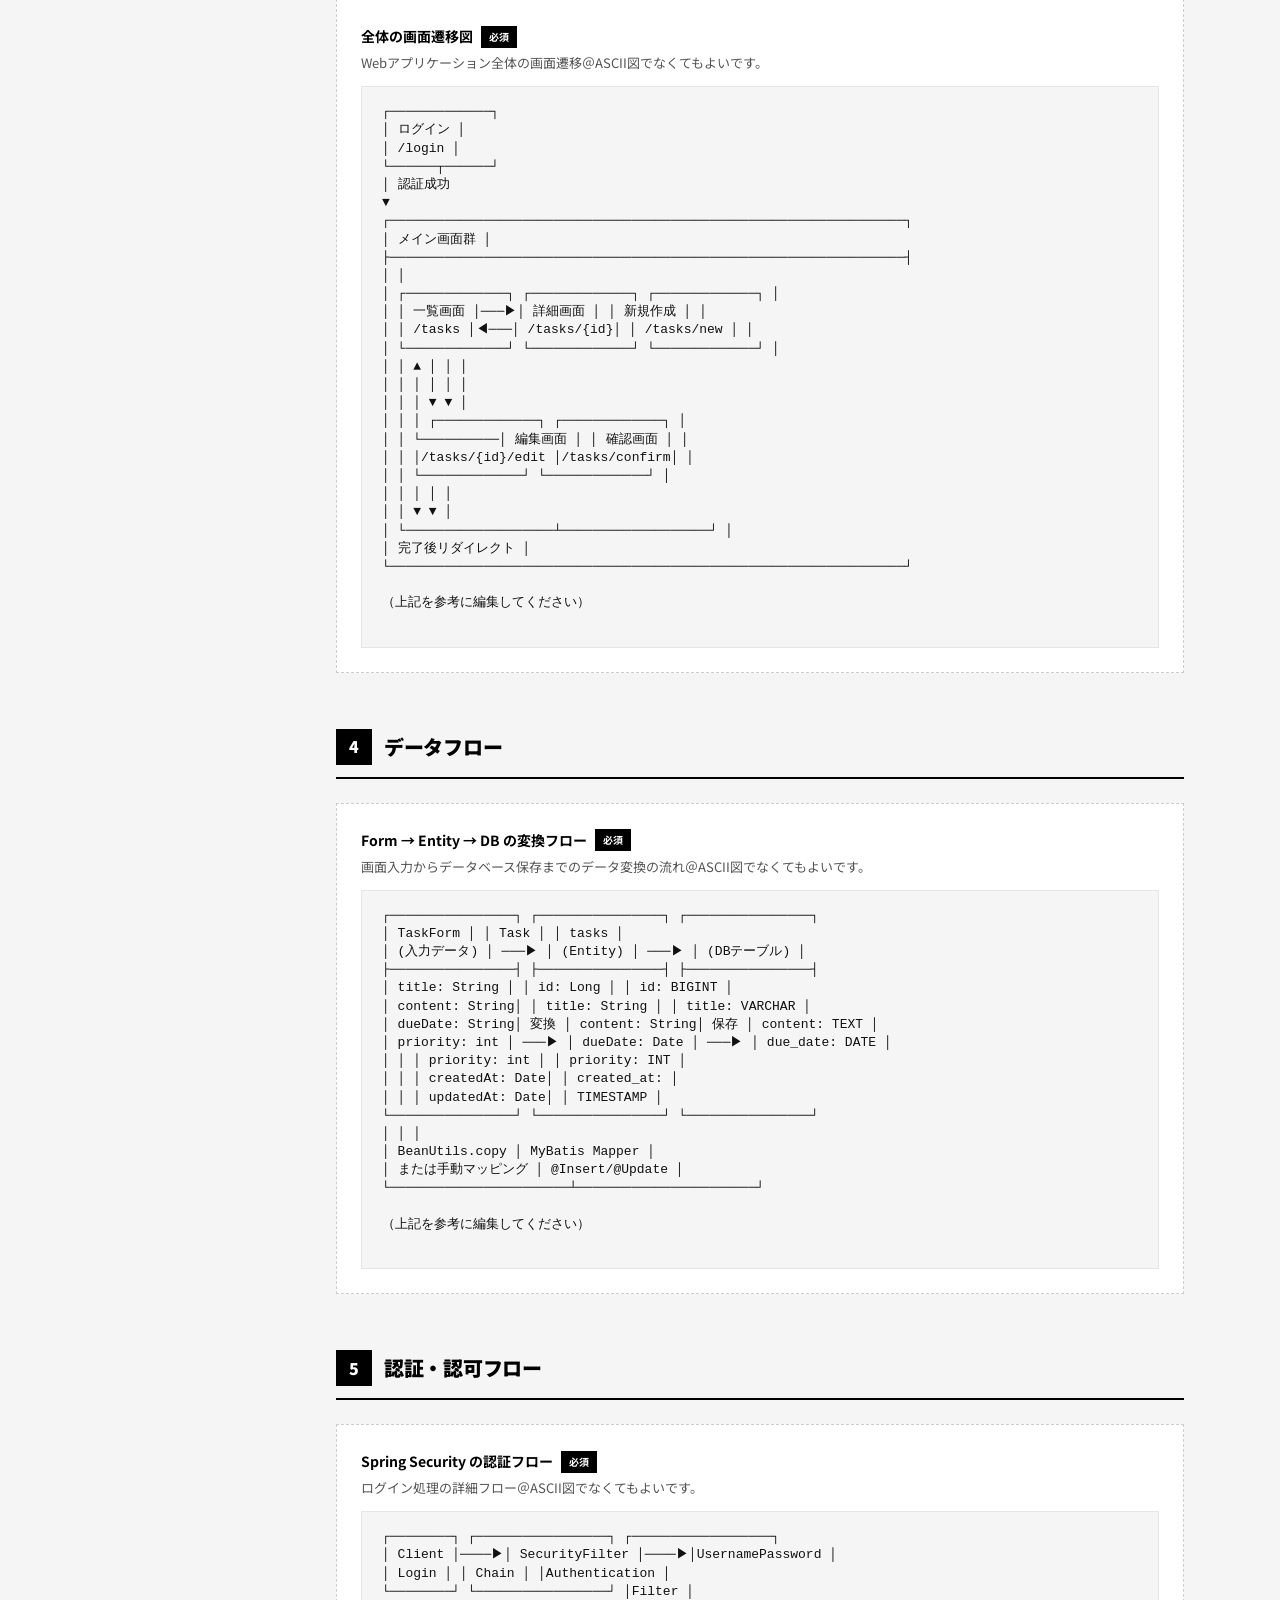
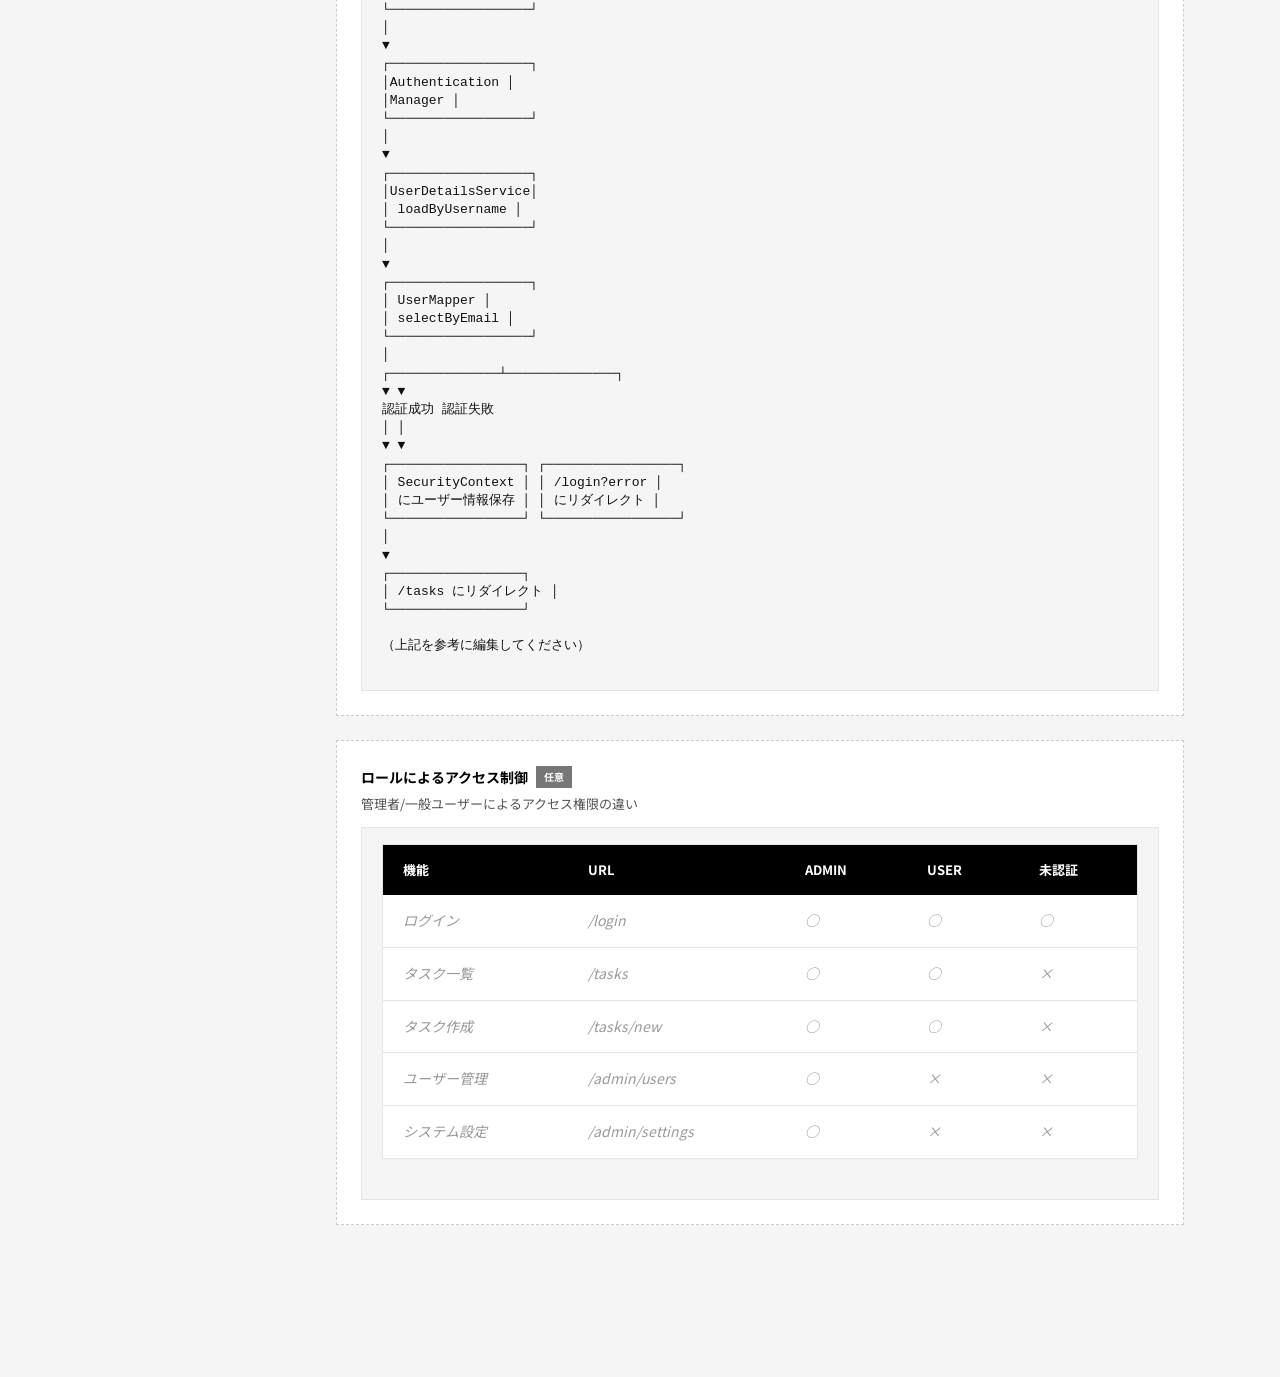
<file: portfolio-templates/design/system-flow.html>
<!DOCTYPE html>
<html lang="ja">

<head>
  <meta charset="UTF-8">
  <meta name="viewport" content="width=device-width, initial-scale=1.0">
  <title>システムフロー図 - プロジェクトアーカイブ</title>
  <link rel="stylesheet"
    href="https://fonts.googleapis.com/css2?family=Material+Symbols+Outlined:opsz,wght,FILL,GRAD@20..48,100..700,0..1,-50..200">
  <link rel="stylesheet" href="../css/style.css">
</head>

<body>
  <button class="hamburger" aria-label="メニュー">
    <span></span><span></span><span></span>
  </button>

  <div class="page-wrapper">
    <aside class="sidebar" data-nav-level="design"></aside>

    <main class="main-content">
      <header class="doc-header">
        <div class="doc-category">DESIGN DOCUMENT</div>
        <h1 class="doc-title">システムフロー図</h1>
        <div class="doc-meta">
          <span><span class="material-symbols-outlined icon-sm">calendar_today</span> 作成日：2026-XX-XX</span>
          <span><span class="material-symbols-outlined icon-sm">person</span> 作成者：（氏名を入力）</span>
          <span><span class="material-symbols-outlined icon-sm">push_pin</span> Ver 1.0</span>
        </div>
      </header>

      <div class="doc-body">

        <div class="toc">
          <div class="toc-title">目次</div>
          <ol class="toc-list">
            <li><a href="#sec1">システム全体構成</a></li>
            <li><a href="#sec2">リクエスト処理フロー</a></li>
            <li><a href="#sec3">画面遷移フロー</a></li>
            <li><a href="#sec4">データフロー</a></li>
            <li><a href="#sec5">認証・認可フロー</a></li>
          </ol>
        </div>

        <section class="section" id="sec1">
          <h2 class="section-title"><span class="section-icon">1</span> システム全体構成</h2>

          <div class="fill-block">
            <div class="fill-label">システム構成図 <span class="required">必須</span></div>
            <div class="fill-hint">Controller → Service → Repository → DB の流れをASCII図で表現＠ASCII図でなくてもよいです。</div>
            <div class="fill-content">
              <div class="ascii-diagram">
                <pre>
┌─────────────────────────────────────────────────────────────────────┐
│                         Spring Boot Application                      │
├─────────────────────────────────────────────────────────────────────┤
│                                                                      │
│   ┌──────────┐    ┌──────────┐    ┌──────────┐    ┌──────────┐    │
│   │  Client  │───▶│Controller│───▶│  Service │───▶│Repository│    │
│   │ (Browser)│◀───│          │◀───│          │◀───│ (Mapper) │    │
│   └──────────┘    └──────────┘    └──────────┘    └──────────┘    │
│        │               │               │               │            │
│        │               │               │               ▼            │
│        │               │               │          ┌──────────┐      │
│        │               │               │          │ Database │      │
│        │               │               │          │ (MySQL)  │      │
│        │               │               │          └──────────┘      │
│        │               │               │                            │
│        │          ┌────┴────┐          │                            │
│        │          │Thymeleaf│          │                            │
│        │          │  View   │          │                            │
│        │          └─────────┘          │                            │
│        │                               │                            │
└────────┼───────────────────────────────┼────────────────────────────┘
         │                               │
         │     HTML/CSS/JavaScript       │
         └───────────────────────────────┘

（上記を参考に、自分のプロジェクトに合わせて編集してください）
                </pre>
              </div>
            </div>
          </div>

          <div class="fill-block">
            <div class="fill-label">レイヤー構成の説明 <span class="required">必須</span></div>
            <div class="fill-hint">各レイヤーの役割を表形式で説明</div>
            <div class="fill-content">
              <table class="doc-table">
                <thead>
                  <tr>
                    <th>レイヤー</th>
                    <th>役割</th>
                    <th>主なクラス</th>
                  </tr>
                </thead>
                <tbody>
                  <tr class="template-row">
                    <td>Controller</td>
                    <td>HTTPリクエストの受付、レスポンス返却</td>
                    <td>TaskController, UserController</td>
                  </tr>
                  <tr class="template-row">
                    <td>Service</td>
                    <td>ビジネスロジックの実装</td>
                    <td>TaskService, UserService</td>
                  </tr>
                  <tr class="template-row">
                    <td>Repository</td>
                    <td>データベースアクセス</td>
                    <td>TaskMapper, UserMapper</td>
                  </tr>
                  <tr class="template-row">
                    <td>Entity</td>
                    <td>データモデル</td>
                    <td>Task, User, Category</td>
                  </tr>
                  <tr class="template-row">
                    <td>Form</td>
                    <td>画面入力データ</td>
                    <td>TaskForm, LoginForm</td>
                  </tr>
                </tbody>
              </table>
            </div>
          </div>
        </section>

        <section class="section" id="sec2">
          <h2 class="section-title"><span class="section-icon">2</span> リクエスト処理フロー</h2>

          <div class="fill-block">
            <div class="fill-label">一覧表示の処理フロー <span class="required">必須</span></div>
            <div class="fill-hint">GET /tasks リクエストの処理の流れ＠ASCII図でなくてもよいです。</div>
            <div class="fill-content">
              <div class="ascii-diagram">
                <pre>
┌────────┐ ┌──────────────┐ ┌───────────┐ ┌──────────┐ ┌────────┐
│ Client │────▶│TaskController│────▶│TaskService│────▶│TaskMapper│────▶│ DB │
│ │ │ list() │ │ findAll() │ │selectAll │ │ │
└────────┘ └──────────────┘ └───────────┘ └──────────┘ └────────┘
▲ │ │ │ │
│ │ │ │ │
│ ▼ ▼ ▼ │
│ ┌──────────┐ List&lt;Task&gt; List&lt;Task&gt; │
│ │ list.html│◀──────────────────────────────────────────────┘
│ └──────────┘
│ │
└─────────────────┘
HTML Response

（上記を参考に編集してください）
                </pre>
              </div>
            </div>
          </div>

          <div class="fill-block">
            <div class="fill-label">登録処理のフロー <span class="required">必須</span></div>
            <div class="fill-hint">POST /tasks/create リクエストの処理（バリデーション分岐含む）＠ASCII図でなくてもよいです。</div>
            <div class="fill-content">
              <div class="ascii-diagram">
                <pre>
┌────────┐ ┌──────────────┐ ┌───────────────┐
│ Client │────▶│TaskController│────▶│ Validation │
│ Form │ │ create() │ │ @Valid check │
└────────┘ └──────────────┘ └───────────────┘
│ │
│ ┌──────┴──────┐
│ ▼ ▼
│ エラーあり エラーなし
│ │ │
│ ▼ ▼
│ ┌──────────┐ ┌───────────┐
│ │create.html│ │TaskService│
│ │(エラー表示)│ │ insert() │
│ └──────────┘ └───────────┘
│ │
│ ▼
│ ┌──────────┐
│ │TaskMapper│
│ │ insert │
│ └──────────┘
│ │
│ ▼
│ ┌──────────┐
│◀─────────────────────│ redirect │
│ │ /tasks │
│ └──────────┘

（上記を参考に編集してください）
                </pre>
              </div>
            </div>
          </div>
        </section>

        <section class="section" id="sec3">
          <h2 class="section-title"><span class="section-icon">3</span> 画面遷移フロー</h2>

          <div class="fill-block">
            <div class="fill-label">全体の画面遷移図 <span class="required">必須</span></div>
            <div class="fill-hint">Webアプリケーション全体の画面遷移＠ASCII図でなくてもよいです。</div>
            <div class="fill-content">
              <div class="ascii-diagram">
                <pre>
┌─────────────┐
│ ログイン │
│ /login │
└──────┬──────┘
│ 認証成功
▼
┌──────────────────────────────────────────────────────────────────┐
│ メイン画面群 │
├──────────────────────────────────────────────────────────────────┤
│ │
│ ┌─────────────┐ ┌─────────────┐ ┌─────────────┐ │
│ │ 一覧画面 │───▶│ 詳細画面 │ │ 新規作成 │ │
│ │ /tasks │◀───│ /tasks/{id}│ │ /tasks/new │ │
│ └─────────────┘ └─────────────┘ └─────────────┘ │
│ │ ▲ │ │ │
│ │ │ │ │ │
│ │ │ ▼ ▼ │
│ │ │ ┌─────────────┐ ┌─────────────┐ │
│ │ └──────────│ 編集画面 │ │ 確認画面 │ │
│ │ │/tasks/{id}/edit │/tasks/confirm│ │
│ │ └─────────────┘ └─────────────┘ │
│ │ │ │ │
│ │ ▼ ▼ │
│ └───────────────────┴───────────────────┘ │
│ 完了後リダイレクト │
└──────────────────────────────────────────────────────────────────┘

（上記を参考に編集してください）
                </pre>
              </div>
            </div>
          </div>
        </section>

        <section class="section" id="sec4">
          <h2 class="section-title"><span class="section-icon">4</span> データフロー</h2>

          <div class="fill-block">
            <div class="fill-label">Form → Entity → DB の変換フロー <span class="required">必須</span></div>
            <div class="fill-hint">画面入力からデータベース保存までのデータ変換の流れ＠ASCII図でなくてもよいです。</div>
            <div class="fill-content">
              <div class="ascii-diagram">
                <pre>
┌────────────────┐ ┌────────────────┐ ┌────────────────┐
│ TaskForm │ │ Task │ │ tasks │
│ (入力データ) │ ───▶ │ (Entity) │ ───▶ │ (DBテーブル) │
├────────────────┤ ├────────────────┤ ├────────────────┤
│ title: String │ │ id: Long │ │ id: BIGINT │
│ content: String│ │ title: String │ │ title: VARCHAR │
│ dueDate: String│ 変換 │ content: String│ 保存 │ content: TEXT │
│ priority: int │ ───▶ │ dueDate: Date │ ───▶ │ due_date: DATE │
│ │ │ priority: int │ │ priority: INT │
│ │ │ createdAt: Date│ │ created_at: │
│ │ │ updatedAt: Date│ │ TIMESTAMP │
└────────────────┘ └────────────────┘ └────────────────┘
│ │ │
│ BeanUtils.copy │ MyBatis Mapper │
│ または手動マッピング │ @Insert/@Update │
└───────────────────────┴───────────────────────┘

（上記を参考に編集してください）
                </pre>
              </div>
            </div>
          </div>
        </section>

        <section class="section" id="sec5">
          <h2 class="section-title"><span class="section-icon">5</span> 認証・認可フロー</h2>

          <div class="fill-block">
            <div class="fill-label">Spring Security の認証フロー <span class="required">必須</span></div>
            <div class="fill-hint">ログイン処理の詳細フロー＠ASCII図でなくてもよいです。</div>
            <div class="fill-content">
              <div class="ascii-diagram">
                <pre>
┌────────┐ ┌─────────────────┐ ┌──────────────────┐
│ Client │────▶│ SecurityFilter │────▶│UsernamePassword │
│ Login │ │ Chain │ │Authentication │
└────────┘ └─────────────────┘ │Filter │
└──────────────────┘
│
▼
┌──────────────────┐
│Authentication │
│Manager │
└──────────────────┘
│
▼
┌──────────────────┐
│UserDetailsService│
│ loadByUsername │
└──────────────────┘
│
▼
┌──────────────────┐
│ UserMapper │
│ selectByEmail │
└──────────────────┘
│
┌──────────────┴──────────────┐
▼ ▼
認証成功 認証失敗
│ │
▼ ▼
┌─────────────────┐ ┌─────────────────┐
│ SecurityContext │ │ /login?error │
│ にユーザー情報保存 │ │ にリダイレクト │
└─────────────────┘ └─────────────────┘
│
▼
┌─────────────────┐
│ /tasks にリダイレクト │
└─────────────────┘

（上記を参考に編集してください）
                </pre>
              </div>
            </div>
          </div>

          <div class="fill-block">
            <div class="fill-label">ロールによるアクセス制御 <span class="optional">任意</span></div>
            <div class="fill-hint">管理者/一般ユーザーによるアクセス権限の違い</div>
            <div class="fill-content">
              <table class="doc-table">
                <thead>
                  <tr>
                    <th>機能</th>
                    <th>URL</th>
                    <th>ADMIN</th>
                    <th>USER</th>
                    <th>未認証</th>
                  </tr>
                </thead>
                <tbody>
                  <tr class="template-row">
                    <td>ログイン</td>
                    <td>/login</td>
                    <td>○</td>
                    <td>○</td>
                    <td>○</td>
                  </tr>
                  <tr class="template-row">
                    <td>タスク一覧</td>
                    <td>/tasks</td>
                    <td>○</td>
                    <td>○</td>
                    <td>×</td>
                  </tr>
                  <tr class="template-row">
                    <td>タスク作成</td>
                    <td>/tasks/new</td>
                    <td>○</td>
                    <td>○</td>
                    <td>×</td>
                  </tr>
                  <tr class="template-row">
                    <td>ユーザー管理</td>
                    <td>/admin/users</td>
                    <td>○</td>
                    <td>×</td>
                    <td>×</td>
                  </tr>
                  <tr class="template-row">
                    <td>システム設定</td>
                    <td>/admin/settings</td>
                    <td>○</td>
                    <td>×</td>
                    <td>×</td>
                  </tr>
                </tbody>
              </table>
            </div>
          </div>
        </section>

      </div>
    </main>
  </div>

  <script src="../js/main.js"></script>
</body>

</html>
</file>
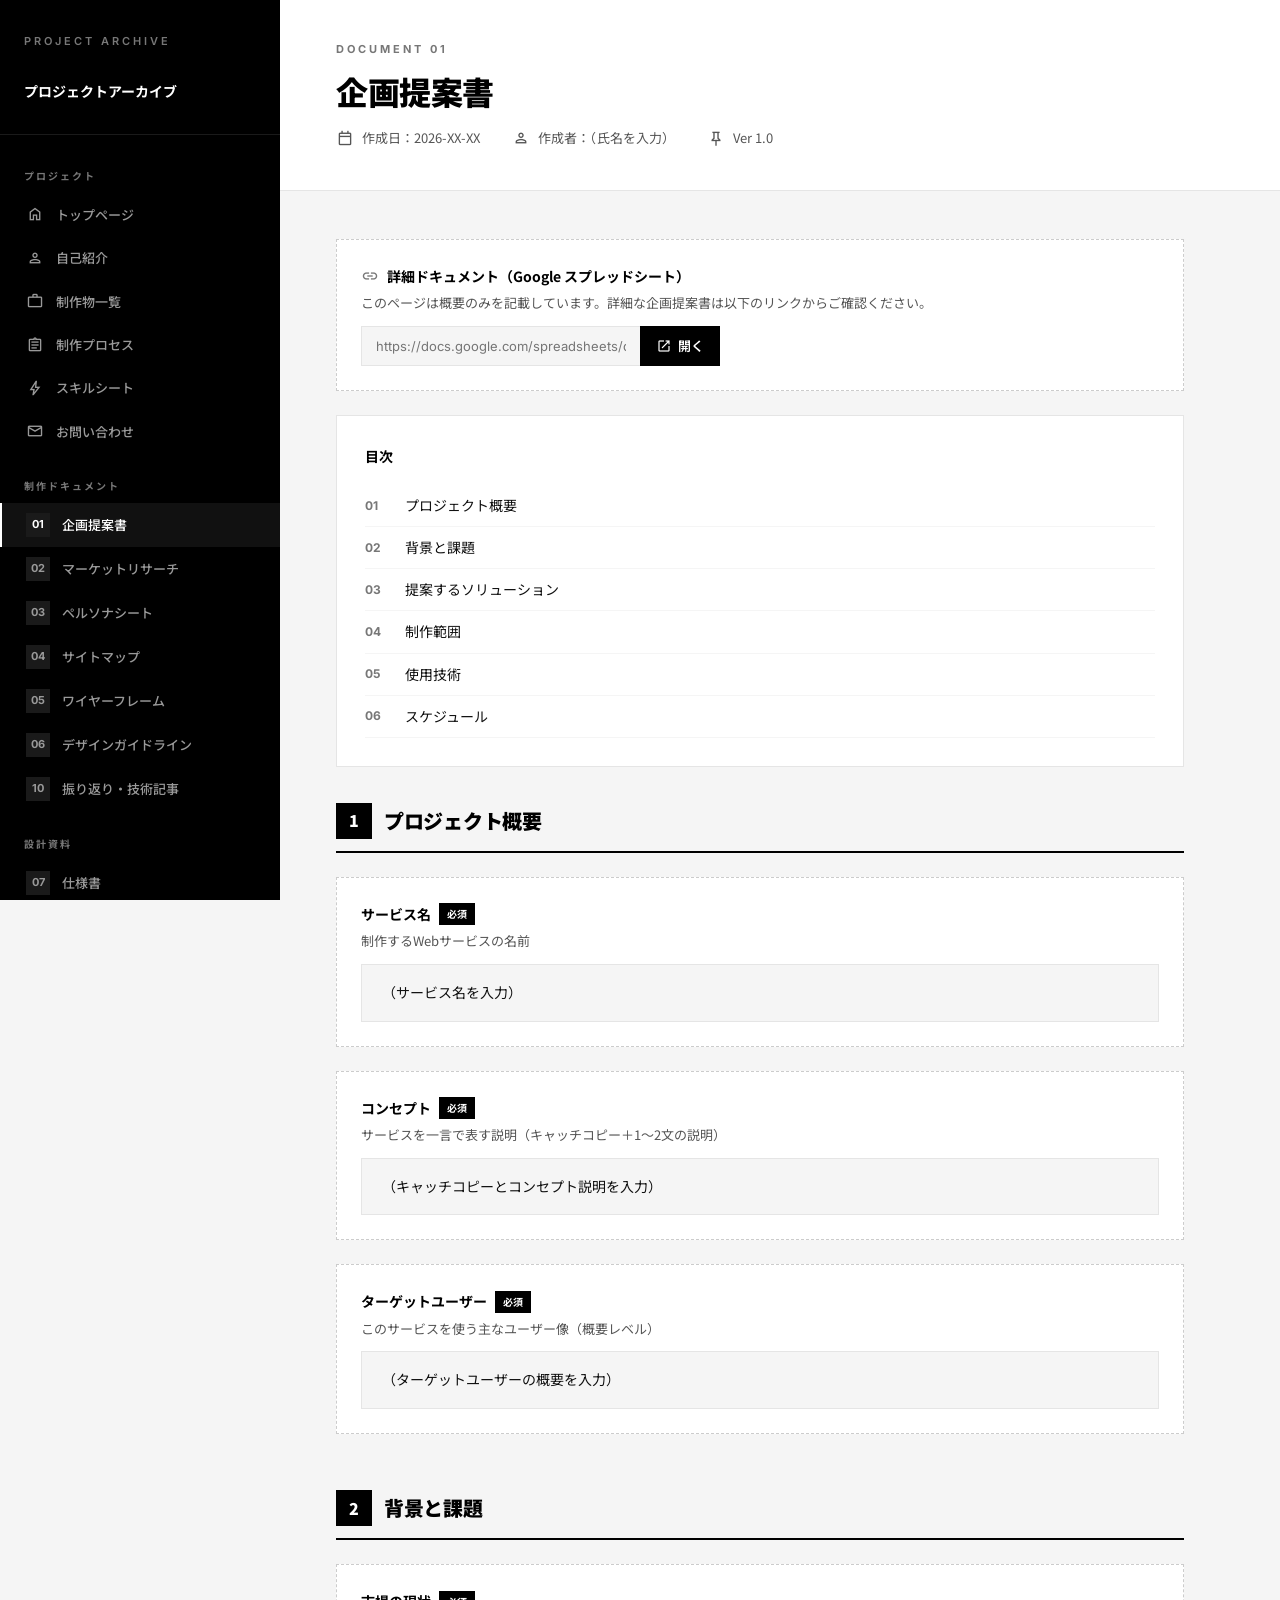
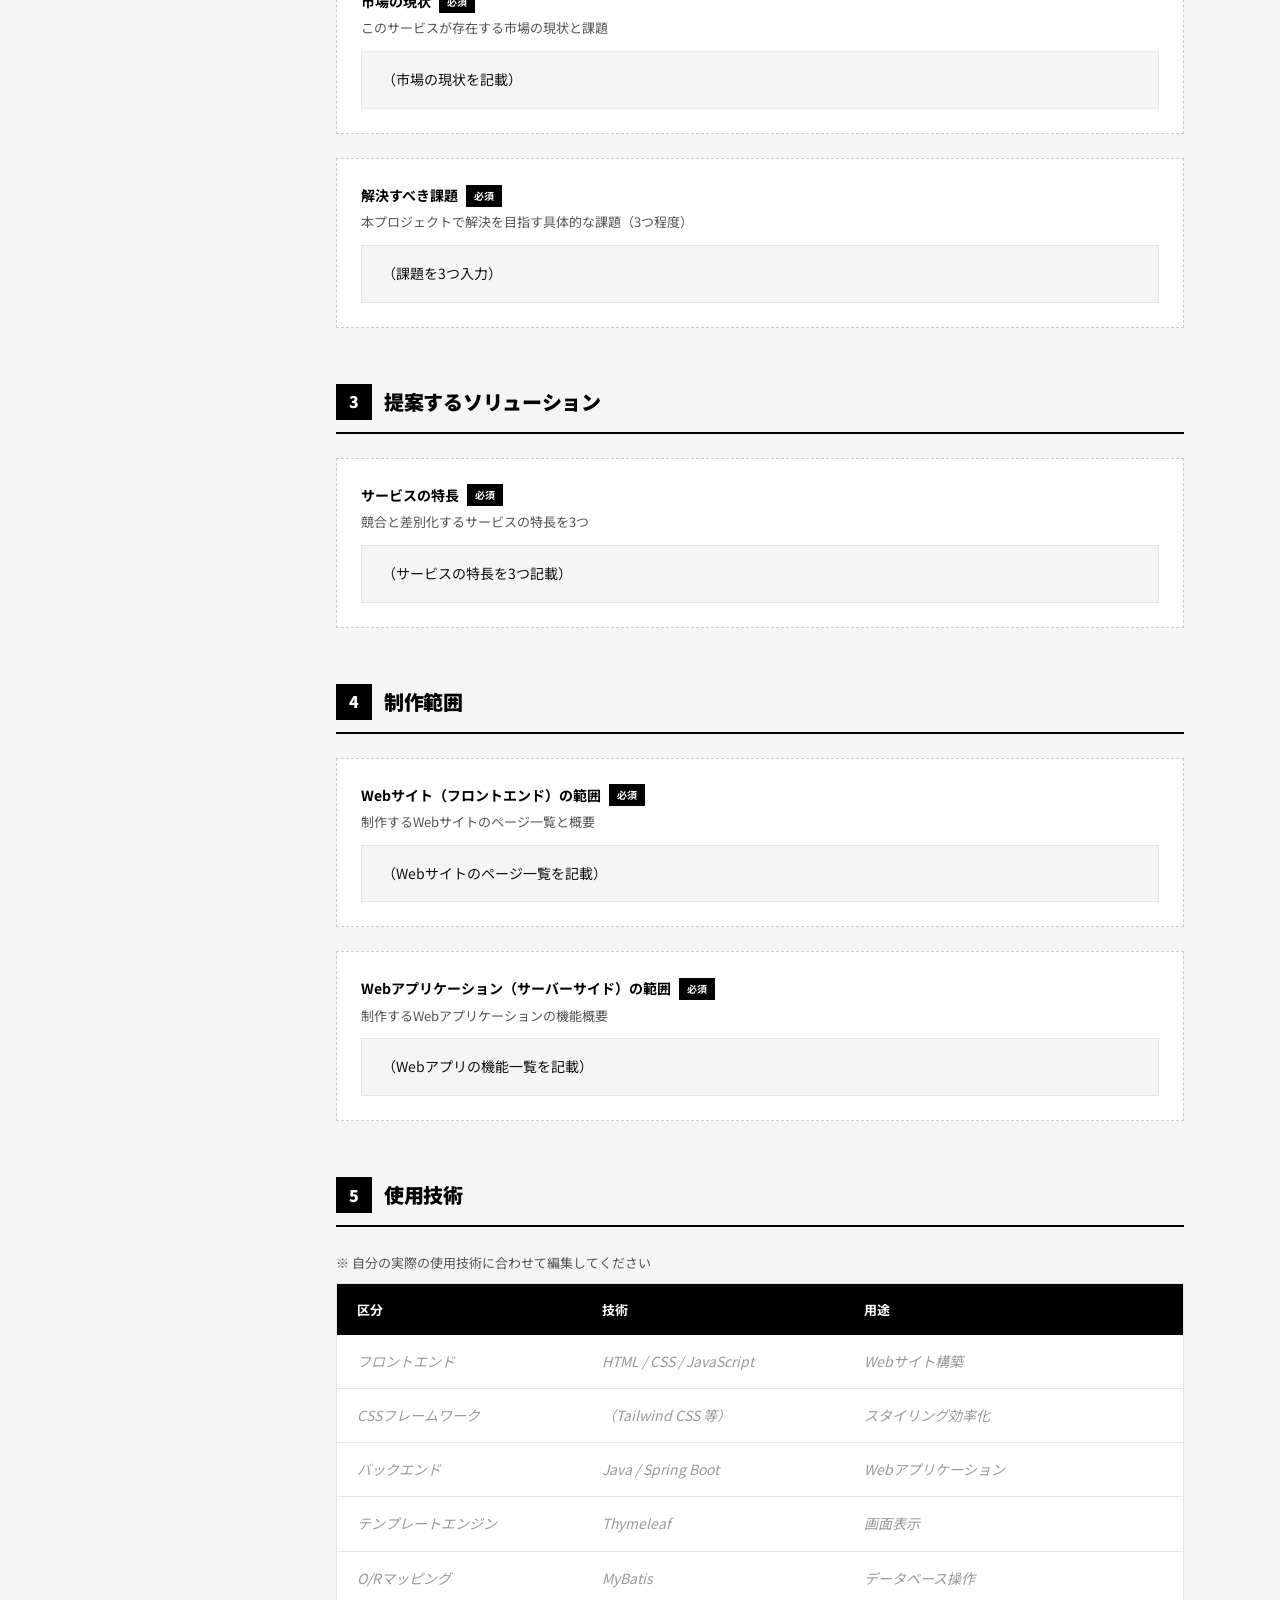
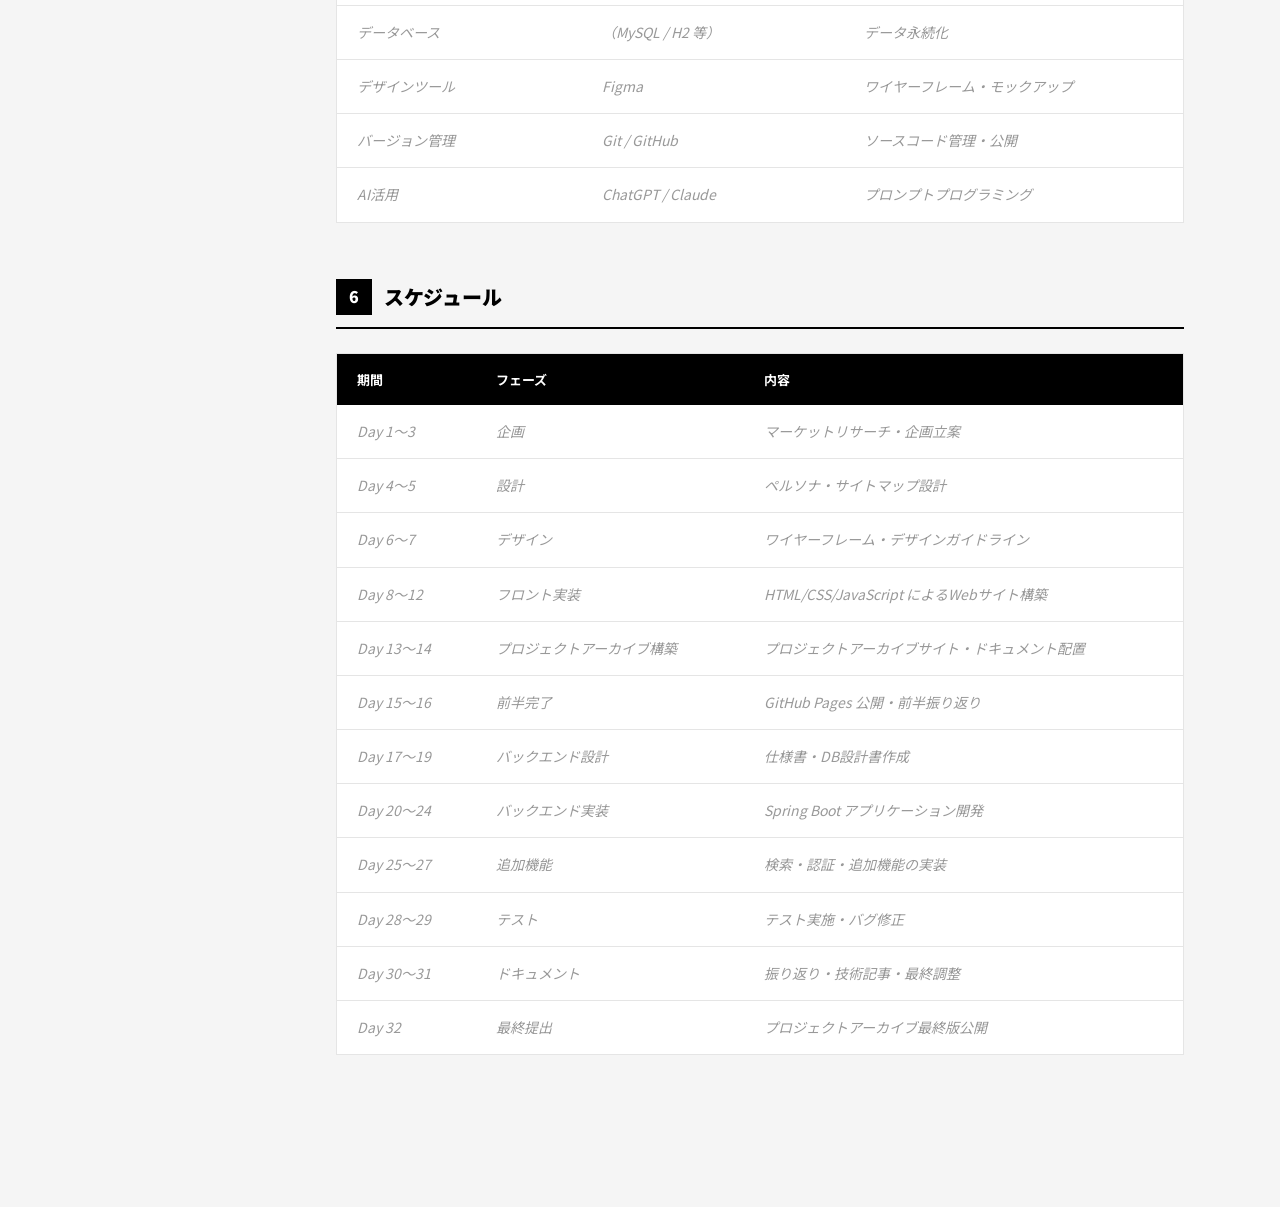
<file: portfolio-templates/docs/01-proposal.html>
<!DOCTYPE html>
<html lang="ja">
<head>
  <meta charset="UTF-8">
  <meta name="viewport" content="width=device-width, initial-scale=1.0">
  <title>企画提案書 -  プロジェクトアーカイブ</title>
  <link rel="stylesheet" href="https://fonts.googleapis.com/css2?family=Material+Symbols+Outlined:opsz,wght,FILL,GRAD@20..48,100..700,0..1,-50..200">
  <link rel="stylesheet" href="../css/style.css">
</head>
<body>
  <button class="hamburger" aria-label="メニュー">
    <span></span><span></span><span></span>
  </button>

  <div class="page-wrapper">
  <aside class="sidebar" data-nav-level="docs"></aside>

    <main class="main-content">
      <header class="doc-header">
        <div class="doc-category">DOCUMENT 01</div>
        <h1 class="doc-title">企画提案書</h1>
        <div class="doc-meta">
          <span><span class="material-symbols-outlined icon-sm">calendar_today</span> 作成日：2026-XX-XX</span>
          <span><span class="material-symbols-outlined icon-sm">person</span> 作成者：（氏名を入力）</span>
          <span><span class="material-symbols-outlined icon-sm">push_pin</span> Ver 1.0</span>
        </div>
      </header>

      <div class="doc-body">

        <div class="external-link-box">
          <div class="external-link-box-title">
            <span class="material-symbols-outlined">link</span>
            詳細ドキュメント（Google スプレッドシート）
          </div>
          <div class="external-link-box-desc">
            このページは概要のみを記載しています。詳細な企画提案書は以下のリンクからご確認ください。
          </div>
          <div class="external-link-input">
            <input type="text" placeholder="https://docs.google.com/spreadsheets/d/xxxxx" id="external-link-01">
            <a href="#" class="link-btn" onclick="window.open(document.getElementById('external-link-01').value || 'https://docs.google.com', '_blank'); return false;">
              <span class="material-symbols-outlined">open_in_new</span>
              開く
            </a>
          </div>
        </div>

        <div class="toc">
          <div class="toc-title">目次</div>
          <ol class="toc-list">
            <li><a href="#sec1">プロジェクト概要</a></li>
            <li><a href="#sec2">背景と課題</a></li>
            <li><a href="#sec3">提案するソリューション</a></li>
            <li><a href="#sec4">制作範囲</a></li>
            <li><a href="#sec5">使用技術</a></li>
            <li><a href="#sec6">スケジュール</a></li>
          </ol>
        </div>

        <section class="section" id="sec1">
          <h2 class="section-title"><span class="section-icon">1</span> プロジェクト概要</h2>

        <div class="fill-block">
          <div class="fill-label">サービス名 <span class="required">必須</span></div>
          <div class="fill-hint">制作するWebサービスの名前</div>
          <div class="fill-content">
            <p>（サービス名を入力）</p>
          </div>
        </div>
        <div class="fill-block">
          <div class="fill-label">コンセプト <span class="required">必須</span></div>
          <div class="fill-hint">サービスを一言で表す説明（キャッチコピー＋1〜2文の説明）</div>
          <div class="fill-content">
            <p>（キャッチコピーとコンセプト説明を入力）</p>
          </div>
        </div>
        <div class="fill-block">
          <div class="fill-label">ターゲットユーザー <span class="required">必須</span></div>
          <div class="fill-hint">このサービスを使う主なユーザー像（概要レベル）</div>
          <div class="fill-content">
            <p>（ターゲットユーザーの概要を入力）</p>
          </div>
        </div>

        </section>

        <section class="section" id="sec2">
          <h2 class="section-title"><span class="section-icon">2</span> 背景と課題</h2>

        <div class="fill-block">
          <div class="fill-label">市場の現状 <span class="required">必須</span></div>
          <div class="fill-hint">このサービスが存在する市場の現状と課題</div>
          <div class="fill-content">
            <p>（市場の現状を記載）</p>
          </div>
        </div>
        <div class="fill-block">
          <div class="fill-label">解決すべき課題 <span class="required">必須</span></div>
          <div class="fill-hint">本プロジェクトで解決を目指す具体的な課題（3つ程度）</div>
          <div class="fill-content">
            <p>（課題を3つ入力）</p>
          </div>
        </div>

        </section>

        <section class="section" id="sec3">
          <h2 class="section-title"><span class="section-icon">3</span> 提案するソリューション</h2>

        <div class="fill-block">
          <div class="fill-label">サービスの特長 <span class="required">必須</span></div>
          <div class="fill-hint">競合と差別化するサービスの特長を3つ</div>
          <div class="fill-content">
            <p>（サービスの特長を3つ記載）</p>
          </div>
        </div>

        </section>

        <section class="section" id="sec4">
          <h2 class="section-title"><span class="section-icon">4</span> 制作範囲</h2>

        <div class="fill-block">
          <div class="fill-label">Webサイト（フロントエンド）の範囲 <span class="required">必須</span></div>
          <div class="fill-hint">制作するWebサイトのページ一覧と概要</div>
          <div class="fill-content">
            <p>（Webサイトのページ一覧を記載）</p>
          </div>
        </div>
        <div class="fill-block">
          <div class="fill-label">Webアプリケーション（サーバーサイド）の範囲 <span class="required">必須</span></div>
          <div class="fill-hint">制作するWebアプリケーションの機能概要</div>
          <div class="fill-content">
            <p>（Webアプリの機能一覧を記載）</p>
          </div>
        </div>

        </section>

        <section class="section" id="sec5">
          <h2 class="section-title"><span class="section-icon">5</span> 使用技術</h2>

<p style="font-size:13px;color:var(--text-light);margin-bottom:8px;">※ 自分の実際の使用技術に合わせて編集してください</p>
        <table class="doc-table">
          <thead><tr><th>区分</th><th>技術</th><th>用途</th></tr></thead>
          <tbody>
          <tr class="template-row"><td>フロントエンド</td><td>HTML / CSS / JavaScript</td><td>Webサイト構築</td></tr>
          <tr class="template-row"><td>CSSフレームワーク</td><td>（Tailwind CSS 等）</td><td>スタイリング効率化</td></tr>
          <tr class="template-row"><td>バックエンド</td><td>Java / Spring Boot</td><td>Webアプリケーション</td></tr>
          <tr class="template-row"><td>テンプレートエンジン</td><td>Thymeleaf</td><td>画面表示</td></tr>
          <tr class="template-row"><td>O/Rマッピング</td><td>MyBatis</td><td>データベース操作</td></tr>
          <tr class="template-row"><td>データベース</td><td>（MySQL / H2 等）</td><td>データ永続化</td></tr>
          <tr class="template-row"><td>デザインツール</td><td>Figma</td><td>ワイヤーフレーム・モックアップ</td></tr>
          <tr class="template-row"><td>バージョン管理</td><td>Git / GitHub</td><td>ソースコード管理・公開</td></tr>
          <tr class="template-row"><td>AI活用</td><td>ChatGPT / Claude</td><td>プロンプトプログラミング</td></tr>
          </tbody>
        </table>

        </section>

        <section class="section" id="sec6">
          <h2 class="section-title"><span class="section-icon">6</span> スケジュール</h2>

        <table class="doc-table">
          <thead><tr><th>期間</th><th>フェーズ</th><th>内容</th></tr></thead>
          <tbody>
          <tr class="template-row"><td>Day 1〜3</td><td>企画</td><td>マーケットリサーチ・企画立案</td></tr>
          <tr class="template-row"><td>Day 4〜5</td><td>設計</td><td>ペルソナ・サイトマップ設計</td></tr>
          <tr class="template-row"><td>Day 6〜7</td><td>デザイン</td><td>ワイヤーフレーム・デザインガイドライン</td></tr>
          <tr class="template-row"><td>Day 8〜12</td><td>フロント実装</td><td>HTML/CSS/JavaScript によるWebサイト構築</td></tr>
          <tr class="template-row"><td>Day 13〜14</td><td>プロジェクトアーカイブ構築</td><td>プロジェクトアーカイブサイト・ドキュメント配置</td></tr>
          <tr class="template-row"><td>Day 15〜16</td><td>前半完了</td><td>GitHub Pages 公開・前半振り返り</td></tr>
          <tr class="template-row"><td>Day 17〜19</td><td>バックエンド設計</td><td>仕様書・DB設計書作成</td></tr>
          <tr class="template-row"><td>Day 20〜24</td><td>バックエンド実装</td><td>Spring Boot アプリケーション開発</td></tr>
          <tr class="template-row"><td>Day 25〜27</td><td>追加機能</td><td>検索・認証・追加機能の実装</td></tr>
          <tr class="template-row"><td>Day 28〜29</td><td>テスト</td><td>テスト実施・バグ修正</td></tr>
          <tr class="template-row"><td>Day 30〜31</td><td>ドキュメント</td><td>振り返り・技術記事・最終調整</td></tr>
          <tr class="template-row"><td>Day 32</td><td>最終提出</td><td>プロジェクトアーカイブ最終版公開</td></tr>
          </tbody>
        </table>

        </section>

      </div>
    </main>
  </div>

  <script src="../js/main.js"></script>
</body>
</html>
</file>
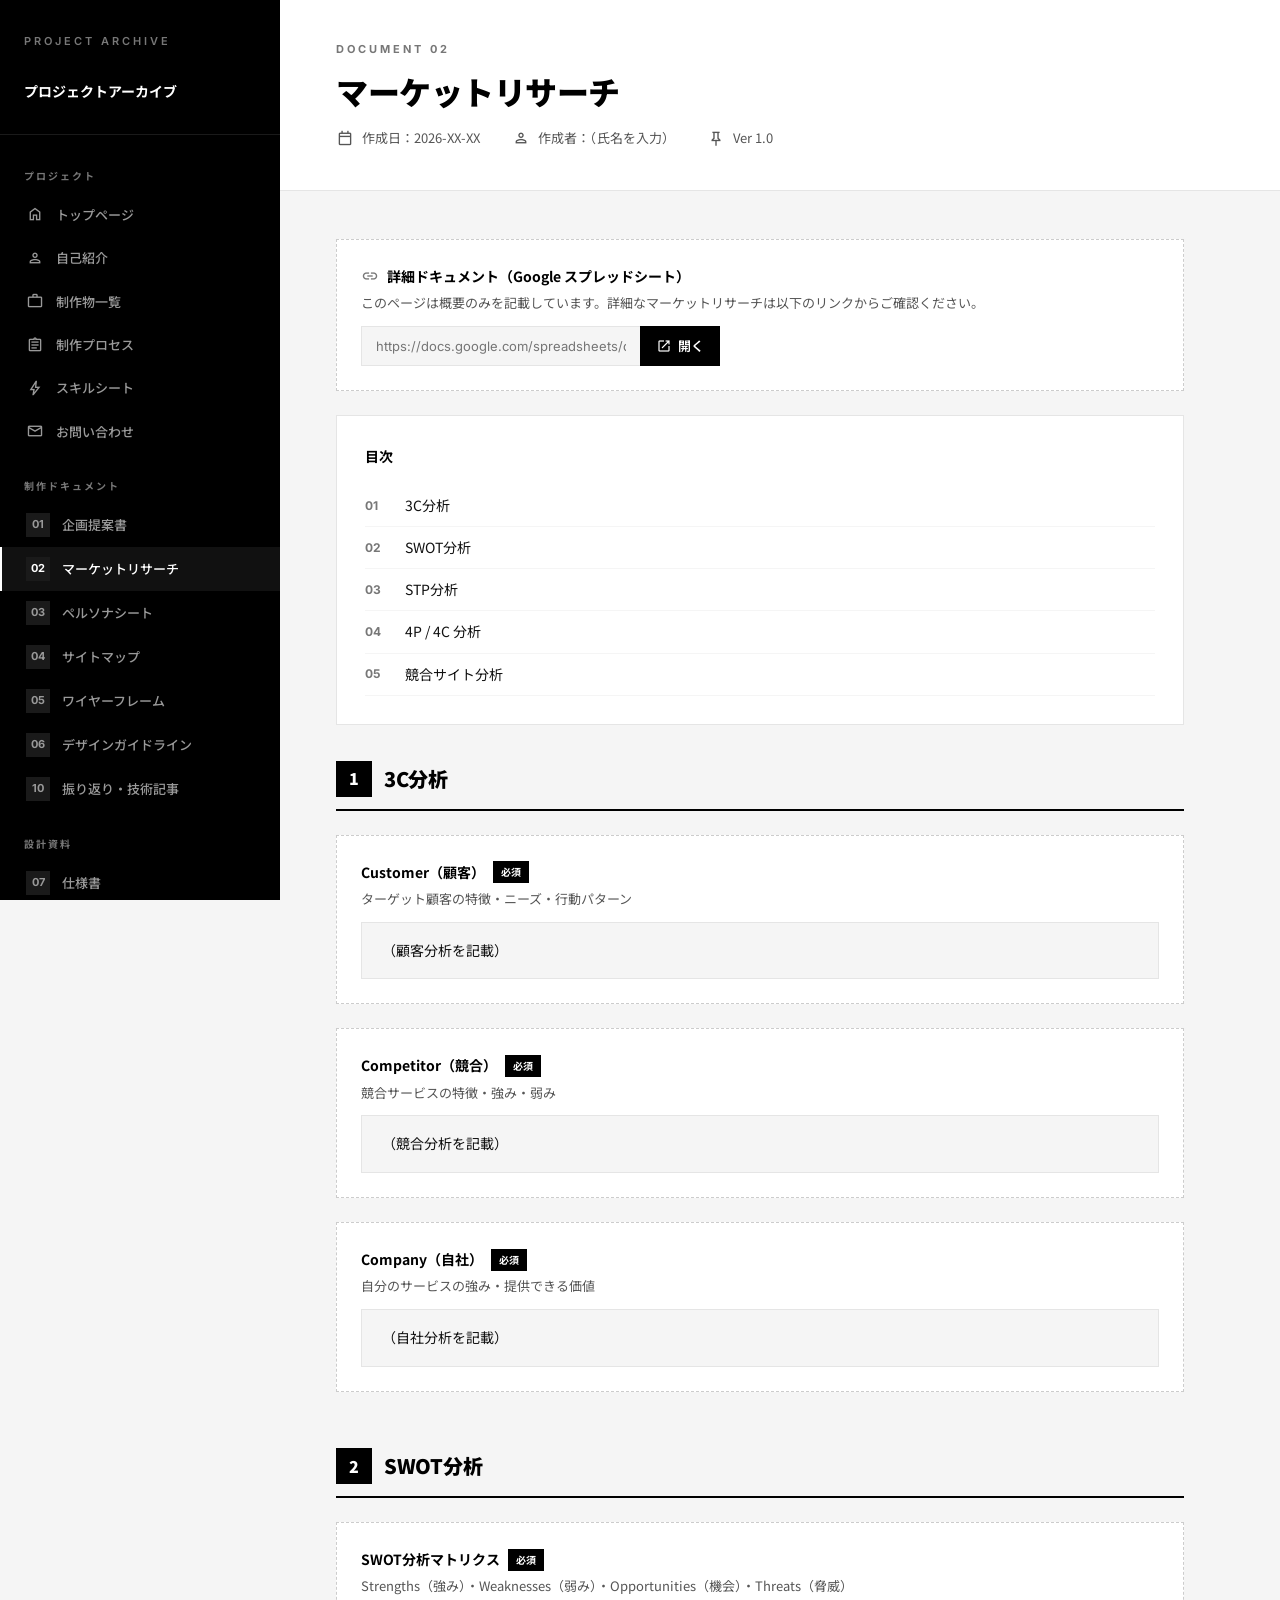
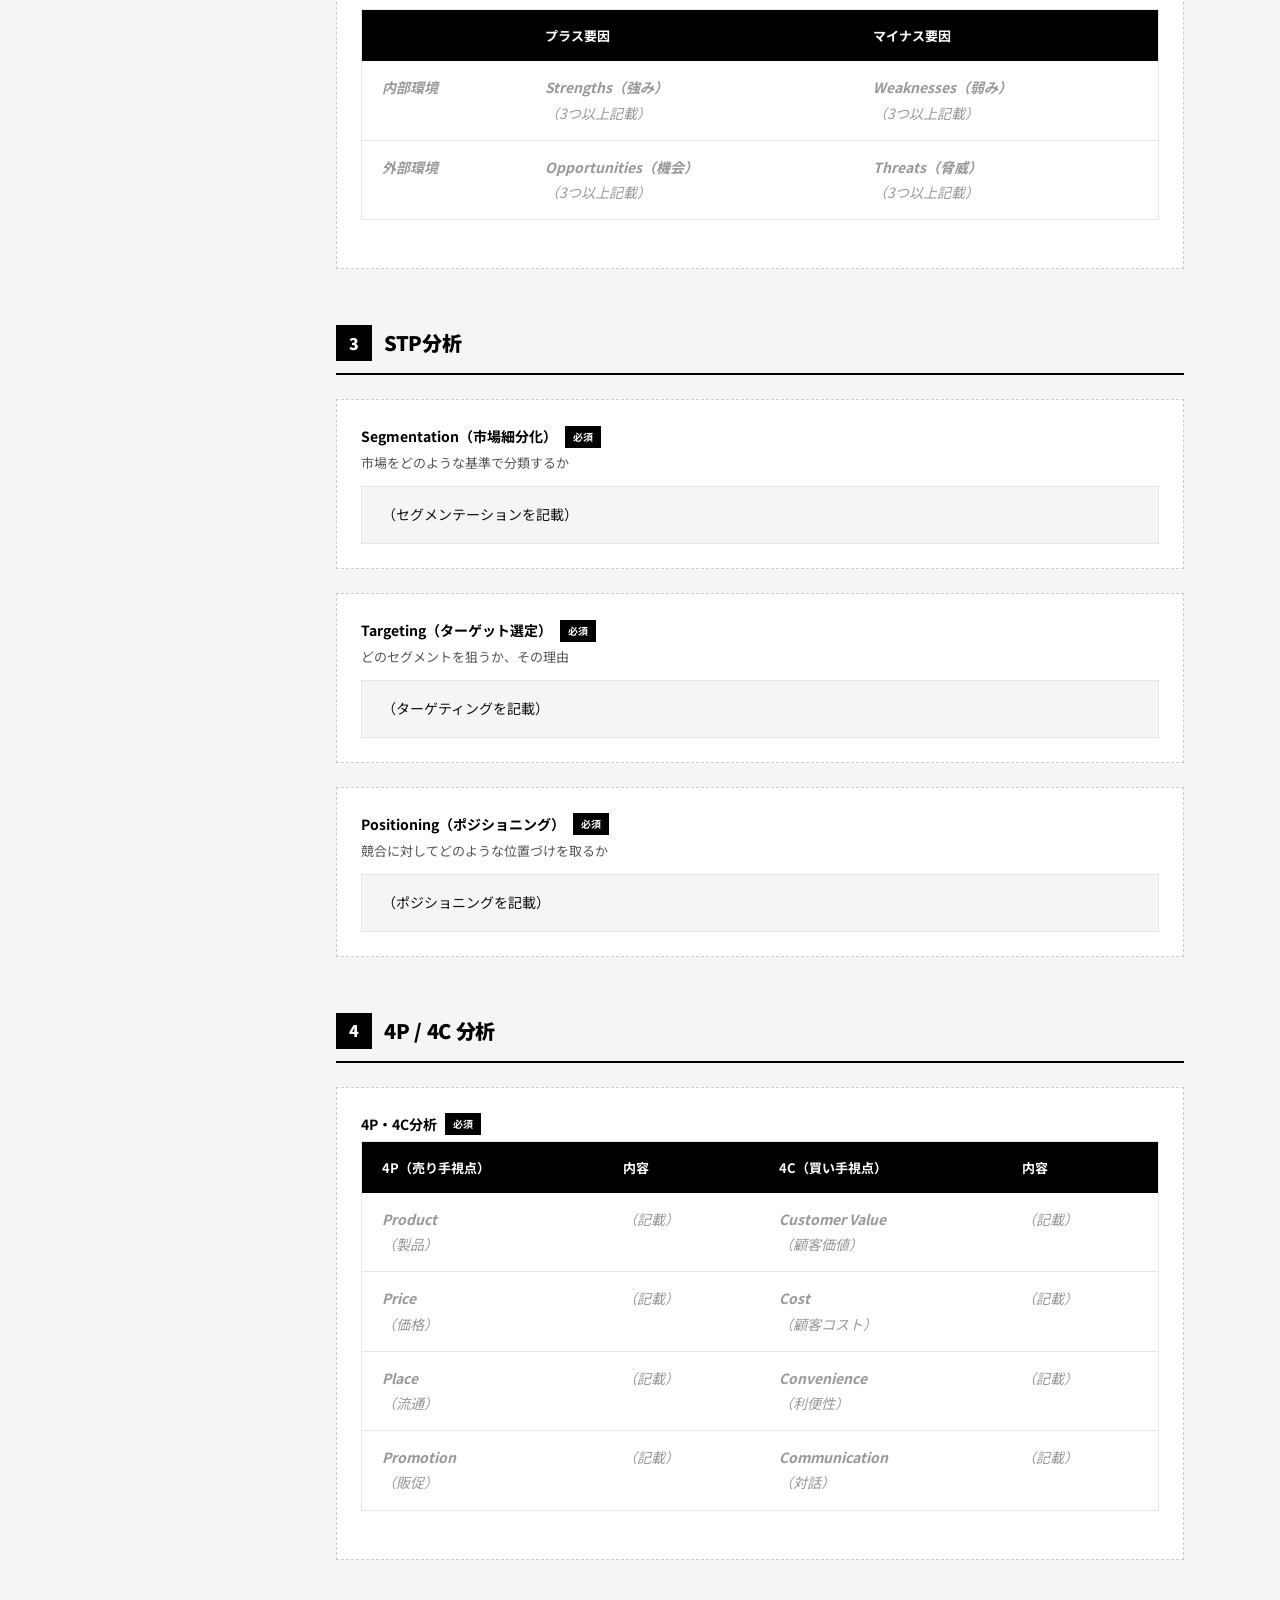
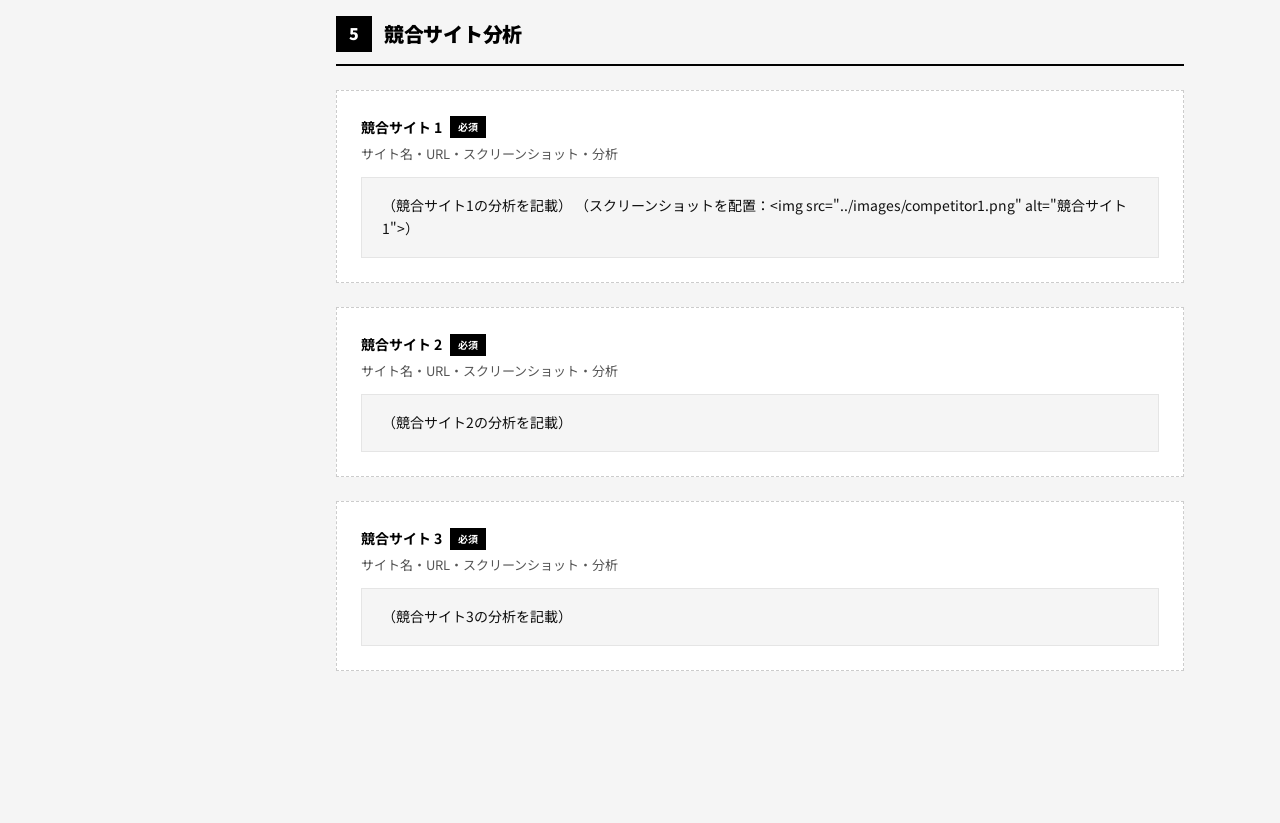
<file: portfolio-templates/docs/02-market-research.html>
<!DOCTYPE html>
<html lang="ja">
<head>
  <meta charset="UTF-8">
  <meta name="viewport" content="width=device-width, initial-scale=1.0">
  <title>マーケットリサーチ -  プロジェクトアーカイブ</title>
  <link rel="stylesheet" href="https://fonts.googleapis.com/css2?family=Material+Symbols+Outlined:opsz,wght,FILL,GRAD@20..48,100..700,0..1,-50..200">
  <link rel="stylesheet" href="../css/style.css">
</head>
<body>
  <button class="hamburger" aria-label="メニュー">
    <span></span><span></span><span></span>
  </button>

  <div class="page-wrapper">
  <aside class="sidebar" data-nav-level="docs"></aside>

    <main class="main-content">
      <header class="doc-header">
        <div class="doc-category">DOCUMENT 02</div>
        <h1 class="doc-title">マーケットリサーチ</h1>
        <div class="doc-meta">
          <span><span class="material-symbols-outlined icon-sm">calendar_today</span> 作成日：2026-XX-XX</span>
          <span><span class="material-symbols-outlined icon-sm">person</span> 作成者：（氏名を入力）</span>
          <span><span class="material-symbols-outlined icon-sm">push_pin</span> Ver 1.0</span>
        </div>
      </header>

      <div class="doc-body">

        <div class="external-link-box">
          <div class="external-link-box-title">
            <span class="material-symbols-outlined">link</span>
            詳細ドキュメント（Google スプレッドシート）
          </div>
          <div class="external-link-box-desc">
            このページは概要のみを記載しています。詳細なマーケットリサーチは以下のリンクからご確認ください。
          </div>
          <div class="external-link-input">
            <input type="text" placeholder="https://docs.google.com/spreadsheets/d/xxxxx" id="external-link-02">
            <a href="#" class="link-btn" onclick="window.open(document.getElementById('external-link-02').value || 'https://docs.google.com', '_blank'); return false;">
              <span class="material-symbols-outlined">open_in_new</span>
              開く
            </a>
          </div>
        </div>

        <div class="toc">
          <div class="toc-title">目次</div>
          <ol class="toc-list">
            <li><a href="#sec1">3C分析</a></li>
            <li><a href="#sec2">SWOT分析</a></li>
            <li><a href="#sec3">STP分析</a></li>
            <li><a href="#sec4">4P / 4C 分析</a></li>
            <li><a href="#sec5">競合サイト分析</a></li>
          </ol>
        </div>

        <section class="section" id="sec1">
          <h2 class="section-title"><span class="section-icon">1</span> 3C分析</h2>

        <div class="fill-block">
          <div class="fill-label">Customer（顧客） <span class="required">必須</span></div>
          <div class="fill-hint">ターゲット顧客の特徴・ニーズ・行動パターン</div>
          <div class="fill-content">
            <p>（顧客分析を記載）</p>
          </div>
        </div>
        <div class="fill-block">
          <div class="fill-label">Competitor（競合） <span class="required">必須</span></div>
          <div class="fill-hint">競合サービスの特徴・強み・弱み</div>
          <div class="fill-content">
            <p>（競合分析を記載）</p>
          </div>
        </div>
        <div class="fill-block">
          <div class="fill-label">Company（自社） <span class="required">必須</span></div>
          <div class="fill-hint">自分のサービスの強み・提供できる価値</div>
          <div class="fill-content">
            <p>（自社分析を記載）</p>
          </div>
        </div>

        </section>

        <section class="section" id="sec2">
          <h2 class="section-title"><span class="section-icon">2</span> SWOT分析</h2>

          <div class="fill-block">
            <div class="fill-label">SWOT分析マトリクス <span class="required">必須</span></div>
            <div class="fill-hint">Strengths（強み）・Weaknesses（弱み）・Opportunities（機会）・Threats（脅威）</div>

        <table class="doc-table">
          <thead><tr><th></th><th>プラス要因</th><th>マイナス要因</th></tr></thead>
          <tbody>
          <tr class="template-row"><td><strong>内部環境</strong></td><td><strong>Strengths（強み）</strong><br>（3つ以上記載）</td><td><strong>Weaknesses（弱み）</strong><br>（3つ以上記載）</td></tr>
          <tr class="template-row"><td><strong>外部環境</strong></td><td><strong>Opportunities（機会）</strong><br>（3つ以上記載）</td><td><strong>Threats（脅威）</strong><br>（3つ以上記載）</td></tr>
          </tbody>
        </table>

          </div>
        </section>

        <section class="section" id="sec3">
          <h2 class="section-title"><span class="section-icon">3</span> STP分析</h2>

        <div class="fill-block">
          <div class="fill-label">Segmentation（市場細分化） <span class="required">必須</span></div>
          <div class="fill-hint">市場をどのような基準で分類するか</div>
          <div class="fill-content">
            <p>（セグメンテーションを記載）</p>
          </div>
        </div>
        <div class="fill-block">
          <div class="fill-label">Targeting（ターゲット選定） <span class="required">必須</span></div>
          <div class="fill-hint">どのセグメントを狙うか、その理由</div>
          <div class="fill-content">
            <p>（ターゲティングを記載）</p>
          </div>
        </div>
        <div class="fill-block">
          <div class="fill-label">Positioning（ポジショニング） <span class="required">必須</span></div>
          <div class="fill-hint">競合に対してどのような位置づけを取るか</div>
          <div class="fill-content">
            <p>（ポジショニングを記載）</p>
          </div>
        </div>

        </section>

        <section class="section" id="sec4">
          <h2 class="section-title"><span class="section-icon">4</span> 4P / 4C 分析</h2>

          <div class="fill-block">
            <div class="fill-label">4P・4C分析 <span class="required">必須</span></div>
        <table class="doc-table">
          <thead><tr><th>4P（売り手視点）</th><th>内容</th><th>4C（買い手視点）</th><th>内容</th></tr></thead>
          <tbody>
          <tr class="template-row"><td><strong>Product</strong><br>（製品）</td><td>（記載）</td><td><strong>Customer Value</strong><br>（顧客価値）</td><td>（記載）</td></tr>
          <tr class="template-row"><td><strong>Price</strong><br>（価格）</td><td>（記載）</td><td><strong>Cost</strong><br>（顧客コスト）</td><td>（記載）</td></tr>
          <tr class="template-row"><td><strong>Place</strong><br>（流通）</td><td>（記載）</td><td><strong>Convenience</strong><br>（利便性）</td><td>（記載）</td></tr>
          <tr class="template-row"><td><strong>Promotion</strong><br>（販促）</td><td>（記載）</td><td><strong>Communication</strong><br>（対話）</td><td>（記載）</td></tr>
          </tbody>
        </table>

          </div>
        </section>

        <section class="section" id="sec5">
          <h2 class="section-title"><span class="section-icon">5</span> 競合サイト分析</h2>


        <div class="fill-block">
          <div class="fill-label">競合サイト 1 <span class="required">必須</span></div>
          <div class="fill-hint">サイト名・URL・スクリーンショット・分析</div>
          <div class="fill-content">
            <p>（競合サイト1の分析を記載）
（スクリーンショットを配置：&lt;img src=&quot;../images/competitor1.png&quot; alt=&quot;競合サイト1&quot;&gt;）</p>
          </div>
        </div>
        <div class="fill-block">
          <div class="fill-label">競合サイト 2 <span class="required">必須</span></div>
          <div class="fill-hint">サイト名・URL・スクリーンショット・分析</div>
          <div class="fill-content">
            <p>（競合サイト2の分析を記載）</p>
          </div>
        </div>
        <div class="fill-block">
          <div class="fill-label">競合サイト 3 <span class="required">必須</span></div>
          <div class="fill-hint">サイト名・URL・スクリーンショット・分析</div>
          <div class="fill-content">
            <p>（競合サイト3の分析を記載）</p>
          </div>
        </div>

        </section>

      </div>
    </main>
  </div>

  <script src="../js/main.js"></script>
</body>
</html>
</file>
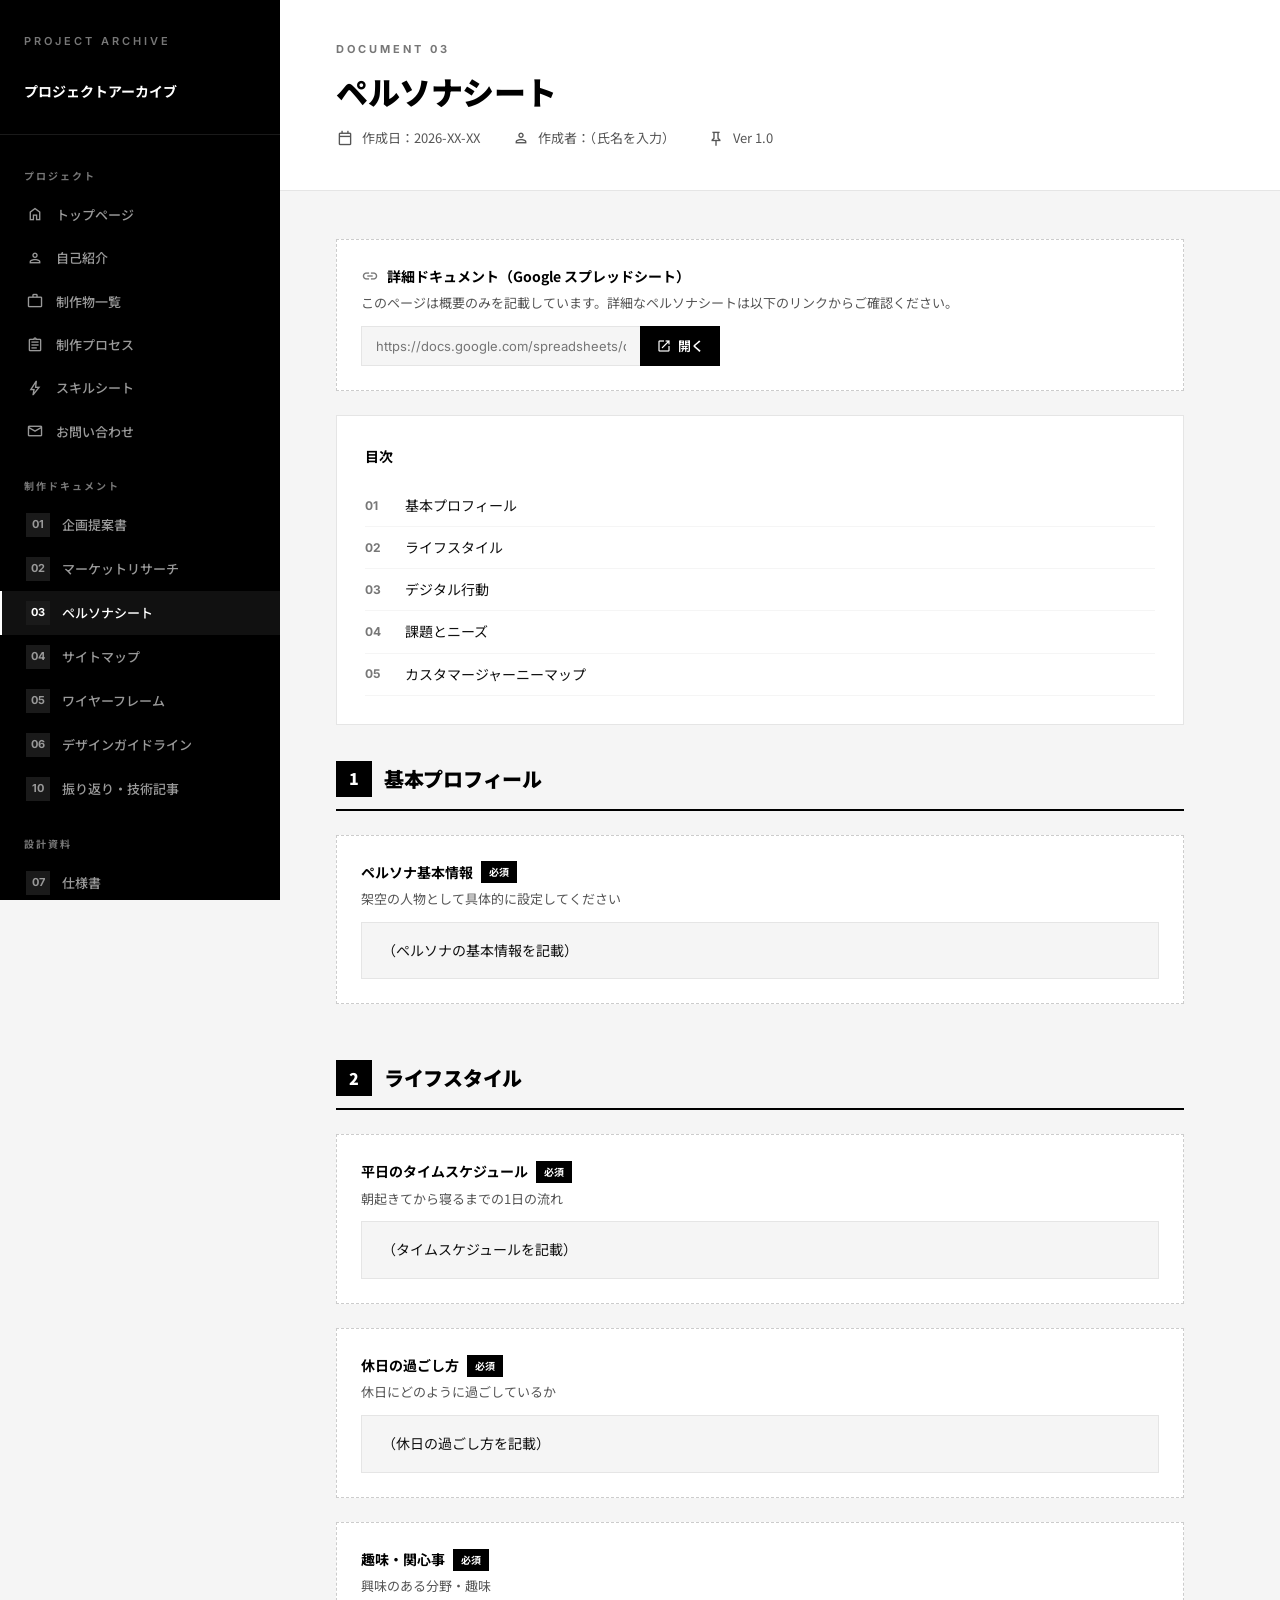
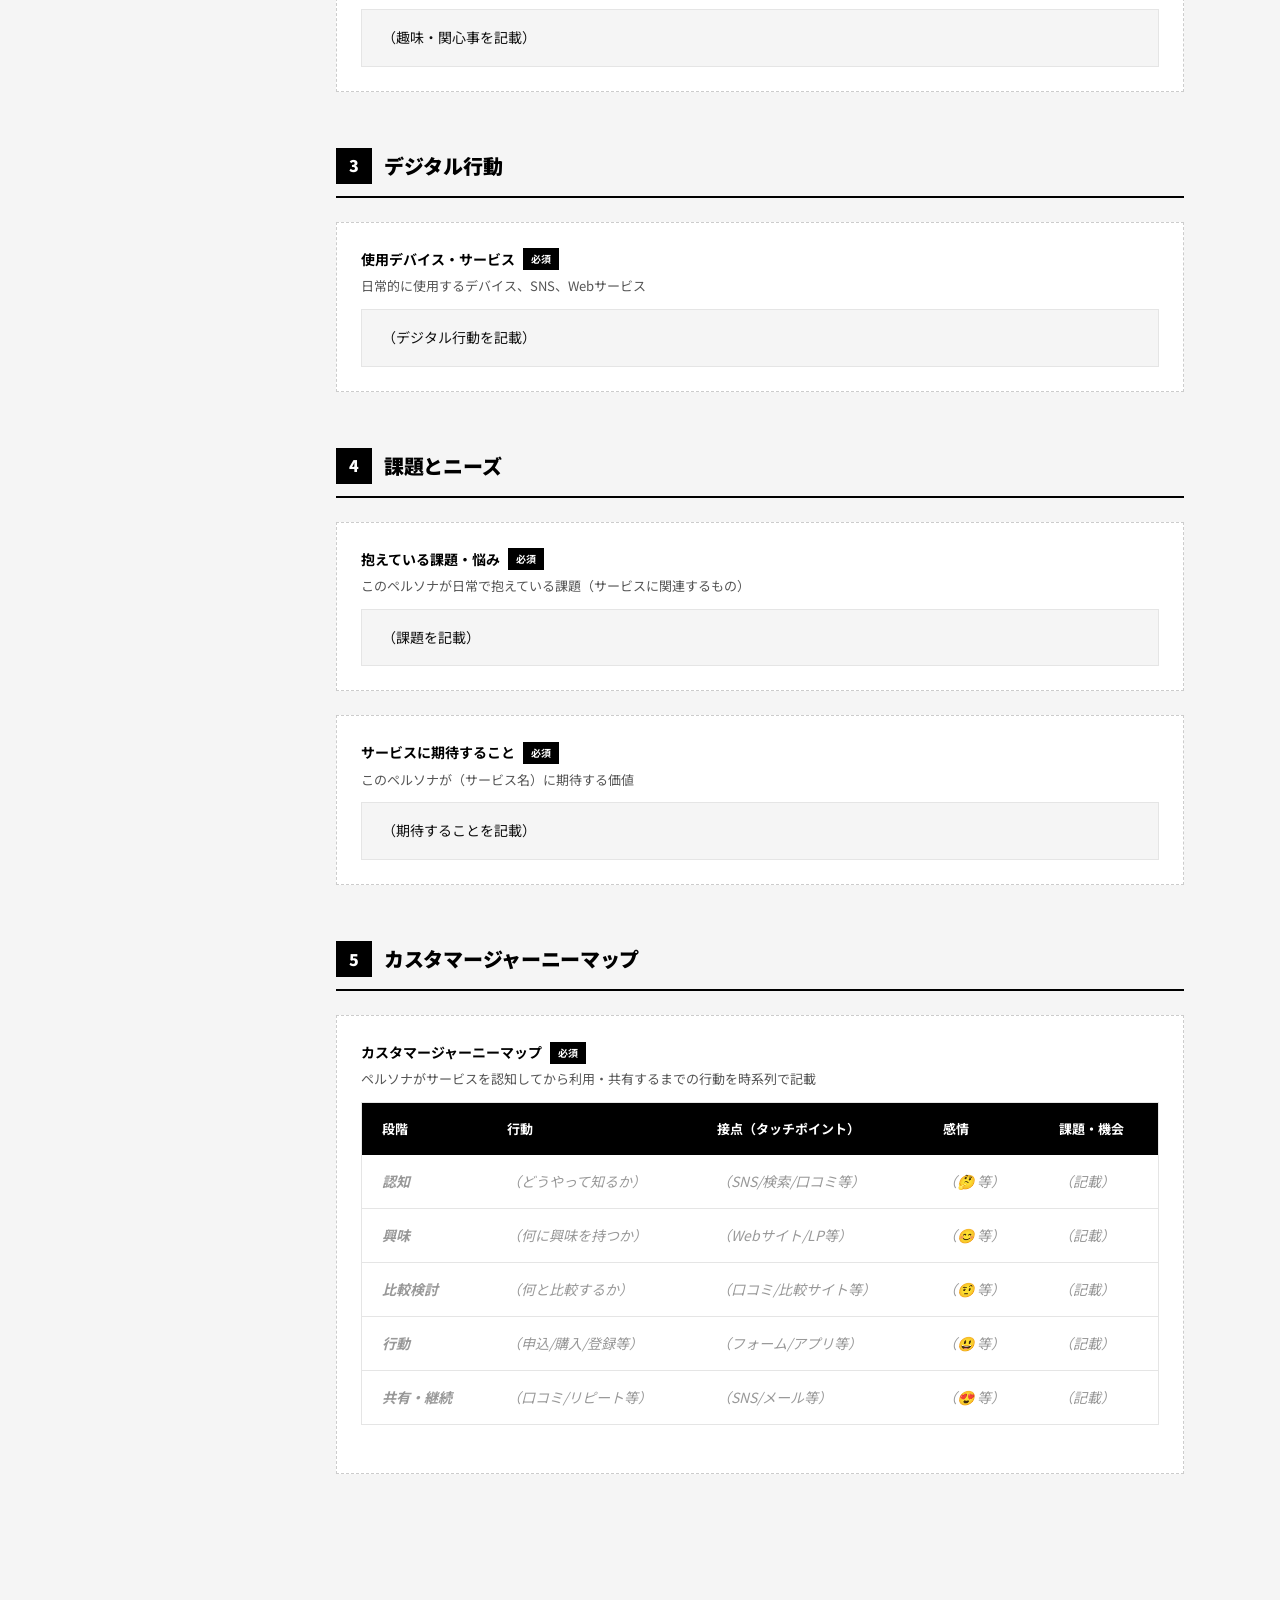
<file: portfolio-templates/docs/03-persona.html>
<!DOCTYPE html>
<html lang="ja">
<head>
  <meta charset="UTF-8">
  <meta name="viewport" content="width=device-width, initial-scale=1.0">
  <title>ペルソナシート -  プロジェクトアーカイブ</title>
  <link rel="stylesheet" href="https://fonts.googleapis.com/css2?family=Material+Symbols+Outlined:opsz,wght,FILL,GRAD@20..48,100..700,0..1,-50..200">
  <link rel="stylesheet" href="../css/style.css">
</head>
<body>
  <button class="hamburger" aria-label="メニュー">
    <span></span><span></span><span></span>
  </button>

  <div class="page-wrapper">
  <aside class="sidebar" data-nav-level="docs"></aside>

    <main class="main-content">
      <header class="doc-header">
        <div class="doc-category">DOCUMENT 03</div>
        <h1 class="doc-title">ペルソナシート</h1>
        <div class="doc-meta">
          <span><span class="material-symbols-outlined icon-sm">calendar_today</span> 作成日：2026-XX-XX</span>
          <span><span class="material-symbols-outlined icon-sm">person</span> 作成者：（氏名を入力）</span>
          <span><span class="material-symbols-outlined icon-sm">push_pin</span> Ver 1.0</span>
        </div>
      </header>

      <div class="doc-body">

        <div class="external-link-box">
          <div class="external-link-box-title">
            <span class="material-symbols-outlined">link</span>
            詳細ドキュメント（Google スプレッドシート）
          </div>
          <div class="external-link-box-desc">
            このページは概要のみを記載しています。詳細なペルソナシートは以下のリンクからご確認ください。
          </div>
          <div class="external-link-input">
            <input type="text" placeholder="https://docs.google.com/spreadsheets/d/xxxxx" id="external-link-03">
            <a href="#" class="link-btn" onclick="window.open(document.getElementById('external-link-03').value || 'https://docs.google.com', '_blank'); return false;">
              <span class="material-symbols-outlined">open_in_new</span>
              開く
            </a>
          </div>
        </div>

        <div class="toc">
          <div class="toc-title">目次</div>
          <ol class="toc-list">
            <li><a href="#sec1">基本プロフィール</a></li>
            <li><a href="#sec2">ライフスタイル</a></li>
            <li><a href="#sec3">デジタル行動</a></li>
            <li><a href="#sec4">課題とニーズ</a></li>
            <li><a href="#sec5">カスタマージャーニーマップ</a></li>
          </ol>
        </div>


        <section class="section" id="sec1">
          <h2 class="section-title"><span class="section-icon">1</span> 基本プロフィール</h2>

        <div class="fill-block">
          <div class="fill-label">ペルソナ基本情報 <span class="required">必須</span></div>
          <div class="fill-hint">架空の人物として具体的に設定してください</div>
          <div class="fill-content">
            <p>（ペルソナの基本情報を記載）</p>
          </div>
        </div>

        </section>

        <section class="section" id="sec2">
          <h2 class="section-title"><span class="section-icon">2</span> ライフスタイル</h2>

        <div class="fill-block">
          <div class="fill-label">平日のタイムスケジュール <span class="required">必須</span></div>
          <div class="fill-hint">朝起きてから寝るまでの1日の流れ</div>
          <div class="fill-content">
            <p>（タイムスケジュールを記載）</p>
          </div>
        </div>
        <div class="fill-block">
          <div class="fill-label">休日の過ごし方 <span class="required">必須</span></div>
          <div class="fill-hint">休日にどのように過ごしているか</div>
          <div class="fill-content">
            <p>（休日の過ごし方を記載）</p>
          </div>
        </div>
        <div class="fill-block">
          <div class="fill-label">趣味・関心事 <span class="required">必須</span></div>
          <div class="fill-hint">興味のある分野・趣味</div>
          <div class="fill-content">
            <p>（趣味・関心事を記載）</p>
          </div>
        </div>

        </section>

        <section class="section" id="sec3">
          <h2 class="section-title"><span class="section-icon">3</span> デジタル行動</h2>

        <div class="fill-block">
          <div class="fill-label">使用デバイス・サービス <span class="required">必須</span></div>
          <div class="fill-hint">日常的に使用するデバイス、SNS、Webサービス</div>
          <div class="fill-content">
            <p>（デジタル行動を記載）</p>
          </div>
        </div>

        </section>

        <section class="section" id="sec4">
          <h2 class="section-title"><span class="section-icon">4</span> 課題とニーズ</h2>

        <div class="fill-block">
          <div class="fill-label">抱えている課題・悩み <span class="required">必須</span></div>
          <div class="fill-hint">このペルソナが日常で抱えている課題（サービスに関連するもの）</div>
          <div class="fill-content">
            <p>（課題を記載）</p>
          </div>
        </div>
        <div class="fill-block">
          <div class="fill-label">サービスに期待すること <span class="required">必須</span></div>
          <div class="fill-hint">このペルソナが（サービス名）に期待する価値</div>
          <div class="fill-content">
            <p>（期待することを記載）</p>
          </div>
        </div>

        </section>

        <section class="section" id="sec5">
          <h2 class="section-title"><span class="section-icon">5</span> カスタマージャーニーマップ</h2>

          <div class="fill-block">
            <div class="fill-label">カスタマージャーニーマップ <span class="required">必須</span></div>
            <div class="fill-hint">ペルソナがサービスを認知してから利用・共有するまでの行動を時系列で記載</div>

        <table class="doc-table">
          <thead><tr><th>段階</th><th>行動</th><th>接点（タッチポイント）</th><th>感情</th><th>課題・機会</th></tr></thead>
          <tbody>
          <tr class="template-row"><td><strong>認知</strong></td><td>（どうやって知るか）</td><td>（SNS/検索/口コミ等）</td><td>（🤔 等）</td><td>（記載）</td></tr>
          <tr class="template-row"><td><strong>興味</strong></td><td>（何に興味を持つか）</td><td>（Webサイト/LP等）</td><td>（😊 等）</td><td>（記載）</td></tr>
          <tr class="template-row"><td><strong>比較検討</strong></td><td>（何と比較するか）</td><td>（口コミ/比較サイト等）</td><td>（🤨 等）</td><td>（記載）</td></tr>
          <tr class="template-row"><td><strong>行動</strong></td><td>（申込/購入/登録等）</td><td>（フォーム/アプリ等）</td><td>（😃 等）</td><td>（記載）</td></tr>
          <tr class="template-row"><td><strong>共有・継続</strong></td><td>（口コミ/リピート等）</td><td>（SNS/メール等）</td><td>（😍 等）</td><td>（記載）</td></tr>
          </tbody>
        </table>

          </div>
        </section>

      </div>
    </main>
  </div>

  <script src="../js/main.js"></script>
</body>
</html>
</file>
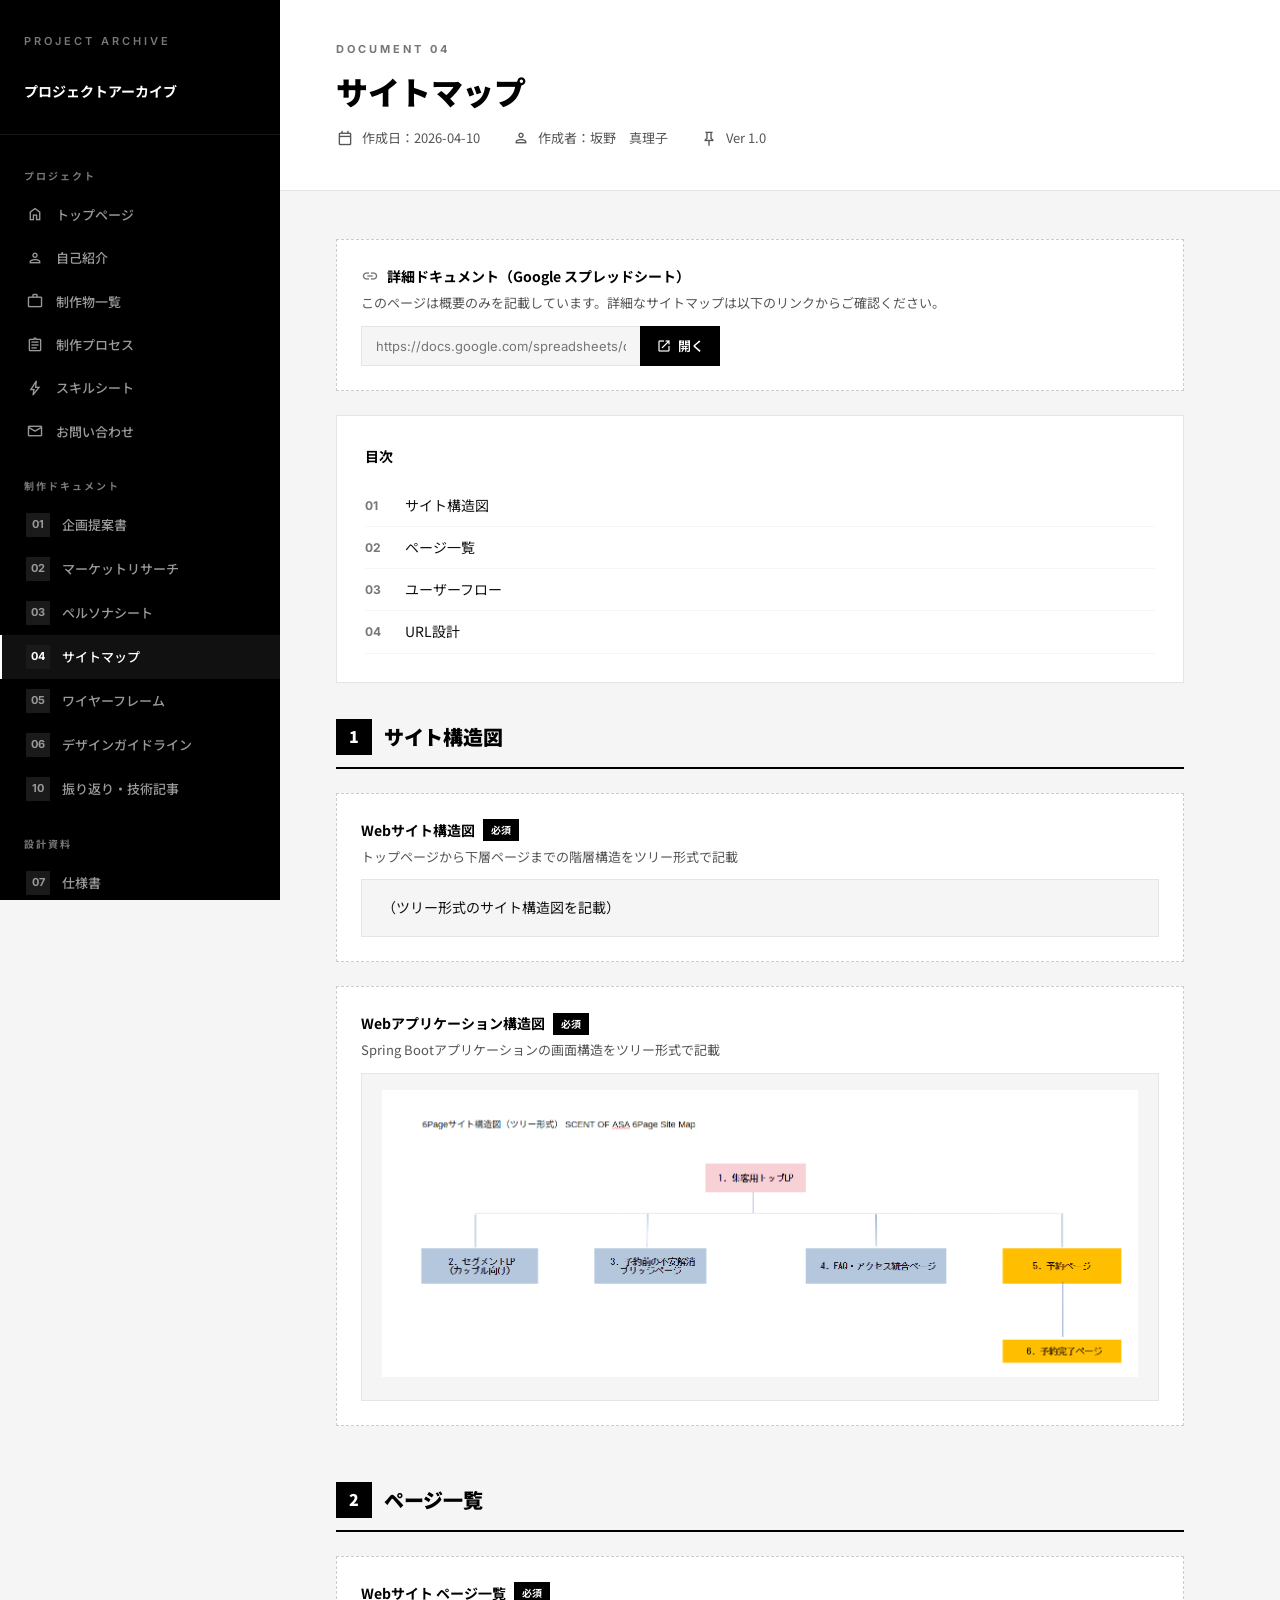
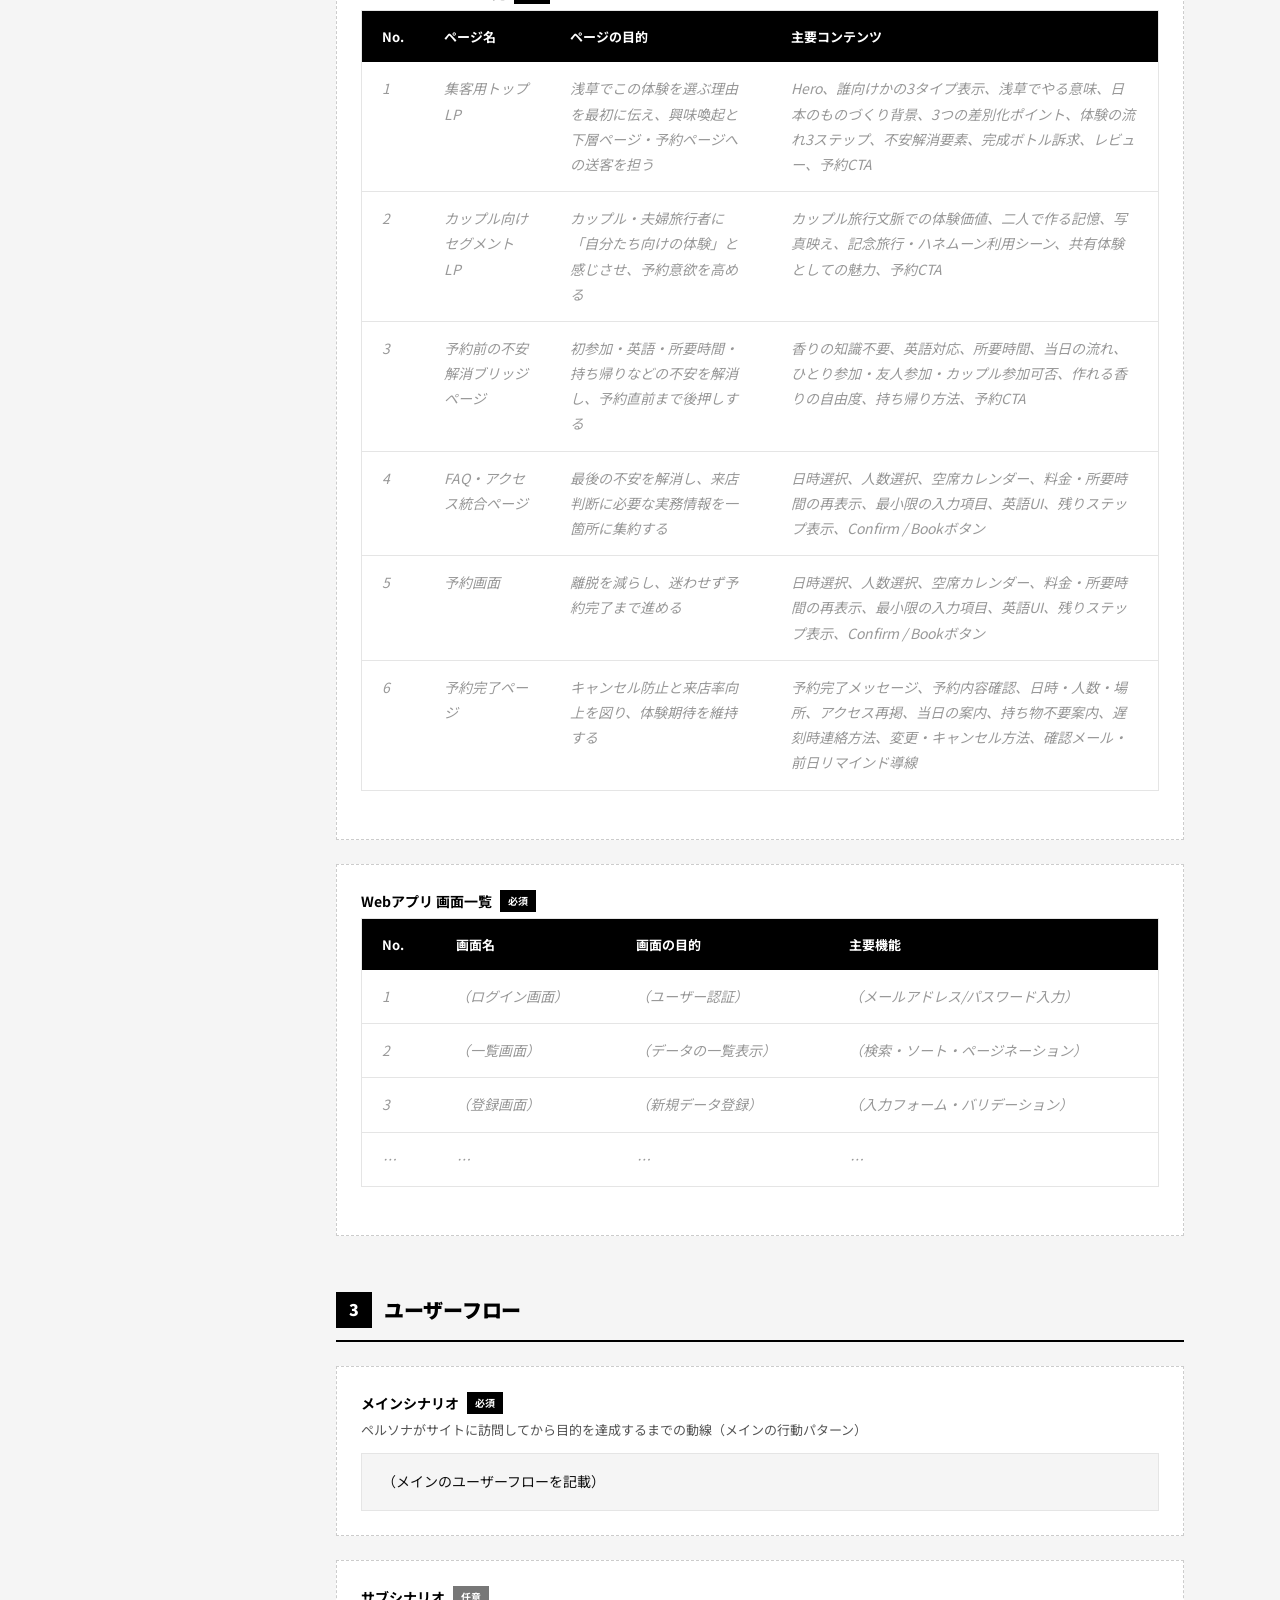
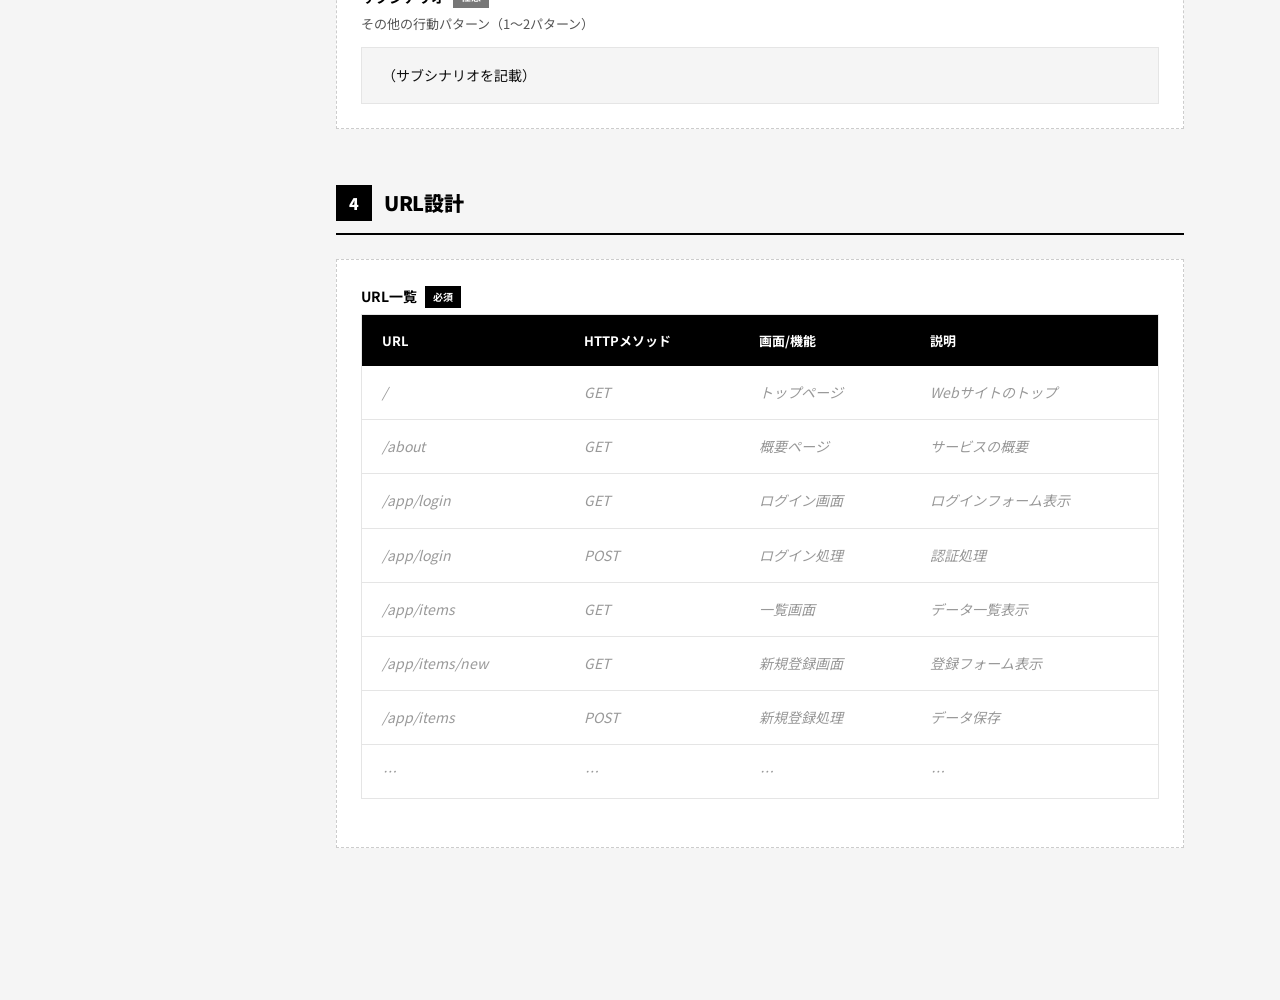
<file: portfolio-templates/docs/04-sitemap.html>
<!DOCTYPE html>
<html lang="ja">

<head>
  <meta charset="UTF-8">
  <meta name="viewport" content="width=device-width, initial-scale=1.0">
  <title>サイトマップ - プロジェクトアーカイブ</title>
  <link rel="stylesheet"
    href="https://fonts.googleapis.com/css2?family=Material+Symbols+Outlined:opsz,wght,FILL,GRAD@20..48,100..700,0..1,-50..200">
  <link rel="stylesheet" href="../css/style.css">
</head>

<body>
  <button class="hamburger" aria-label="メニュー">
    <span></span><span></span><span></span>
  </button>

  <div class="page-wrapper">
    <aside class="sidebar" data-nav-level="docs"></aside>

    <main class="main-content">
      <header class="doc-header">
        <div class="doc-category">DOCUMENT 04</div>
        <h1 class="doc-title">サイトマップ</h1>
        <div class="doc-meta">
          <span><span class="material-symbols-outlined icon-sm">calendar_today</span> 作成日：2026-04-10</span>
          <span><span class="material-symbols-outlined icon-sm">person</span> 作成者：坂野　真理子</span>
          <span><span class="material-symbols-outlined icon-sm">push_pin</span> Ver 1.0</span>
        </div>
      </header>

      <div class="doc-body">

        <div class="external-link-box">
          <div class="external-link-box-title">
            <span class="material-symbols-outlined">link</span>
            詳細ドキュメント（Google スプレッドシート）
          </div>
          <div class="external-link-box-desc">
            このページは概要のみを記載しています。詳細なサイトマップは以下のリンクからご確認ください。
          </div>
          <div class="external-link-input">
            <input type="text" placeholder="https://docs.google.com/spreadsheets/d/xxxxx" id="external-link-04">
            <a href="#" class="link-btn"
              onclick="window.open(document.getElementById('external-link-04').value || 'https://docs.google.com', '_blank'); return false;">
              <span class="material-symbols-outlined">open_in_new</span>
              開く
            </a>
          </div>
        </div>

        <div class="toc">
          <div class="toc-title">目次</div>
          <ol class="toc-list">
            <li><a href="#sec1">サイト構造図</a></li>
            <li><a href="#sec2">ページ一覧</a></li>
            <li><a href="#sec3">ユーザーフロー</a></li>
            <li><a href="#sec4">URL設計</a></li>
          </ol>
        </div>

        <section class="section" id="sec1">
          <h2 class="section-title"><span class="section-icon">1</span> サイト構造図</h2>

          <div class="fill-block">
            <div class="fill-label">Webサイト構造図 <span class="required">必須</span></div>
            <div class="fill-hint">トップページから下層ページまでの階層構造をツリー形式で記載</div>
            <div class="fill-content">
              <p>（ツリー形式のサイト構造図を記載）</p>
            </div>
          </div>
          <div class="fill-block">
            <div class="fill-label">Webアプリケーション構造図 <span class="required">必須</span></div>
            <div class="fill-hint">Spring Bootアプリケーションの画面構造をツリー形式で記載</div>
            <div class="fill-content">
              <img src="../pic/6Pageサイト構造図（ツリー形式） SCENT OF ASA 6Page Site Map.png" alt="サイト構造図">
            </div>
          </div>

        </section>

        <section class="section" id="sec2">
          <h2 class="section-title"><span class="section-icon">2</span> ページ一覧</h2>

          <div class="fill-block">
            <div class="fill-label">Webサイト ページ一覧 <span class="required">必須</span></div>
            <table class="doc-table">
              <thead>
                <tr>
                  <th>No.</th>
                  <th>ページ名</th>
                  <th>ページの目的</th>
                  <th>主要コンテンツ</th>
                </tr>
              </thead>
              <tbody>
                <tr class="template-row">
                  <td>1</td>
                  <td>集客用トップLP</td>
                  <td>浅草でこの体験を選ぶ理由を最初に伝え、興味喚起と下層ページ・予約ページへの送客を担う</td>
                  <td>Hero、誰向けかの3タイプ表示、浅草でやる意味、日本のものづくり背景、3つの差別化ポイント、体験の流れ3ステップ、不安解消要素、完成ボトル訴求、レビュー、予約CTA</td>
                </tr>
                <tr class="template-row">
                  <td>2</td>
                  <td>カップル向けセグメントLP</td>
                  <td>カップル・夫婦旅行者に「自分たち向けの体験」と感じさせ、予約意欲を高める</td>
                  <td>カップル旅行文脈での体験価値、二人で作る記憶、写真映え、記念旅行・ハネムーン利用シーン、共有体験としての魅力、予約CTA</td>
                </tr>
                <tr class="template-row">
                  <td>3</td>
                  <td>予約前の不安解消ブリッジページ</td>
                  <td>初参加・英語・所要時間・持ち帰りなどの不安を解消し、予約直前まで後押しする</td>
                  <td>香りの知識不要、英語対応、所要時間、当日の流れ、ひとり参加・友人参加・カップル参加可否、作れる香りの自由度、持ち帰り方法、予約CTA</td>
                </tr>
                <tr class="template-row">
                  <td>4</td>
                  <td>FAQ・アクセス統合ページ</td>
                  <td>最後の不安を解消し、来店判断に必要な実務情報を一箇所に集約する</td>
                  <td>日時選択、人数選択、空席カレンダー、料金・所要時間の再表示、最小限の入力項目、英語UI、残りステップ表示、Confirm / Bookボタン</td>
                </tr>
                <tr class="template-row">
                  <td>5</td>
                  <td>予約画面</td>
                  <td>離脱を減らし、迷わせず予約完了まで進める</td>
                  <td>日時選択、人数選択、空席カレンダー、料金・所要時間の再表示、最小限の入力項目、英語UI、残りステップ表示、Confirm / Bookボタン</td>
                </tr>
                <tr class="template-row">
                  <td>6</td>
                  <td>予約完了ページ</td>
                  <td>キャンセル防止と来店率向上を図り、体験期待を維持する</td>
                  <td>予約完了メッセージ、予約内容確認、日時・人数・場所、アクセス再掲、当日の案内、持ち物不要案内、遅刻時連絡方法、変更・キャンセル方法、確認メール・前日リマインド導線</td>
                </tr>
              </tbody>
            </table>

          </div>

          <div class="fill-block">
            <div class="fill-label">Webアプリ 画面一覧 <span class="required">必須</span></div>
            <table class="doc-table">
              <thead>
                <tr>
                  <th>No.</th>
                  <th>画面名</th>
                  <th>画面の目的</th>
                  <th>主要機能</th>
                </tr>
              </thead>
              <tbody>
                <tr class="template-row">
                  <td>1</td>
                  <td>（ログイン画面）</td>
                  <td>（ユーザー認証）</td>
                  <td>（メールアドレス/パスワード入力）</td>
                </tr>
                <tr class="template-row">
                  <td>2</td>
                  <td>（一覧画面）</td>
                  <td>（データの一覧表示）</td>
                  <td>（検索・ソート・ページネーション）</td>
                </tr>
                <tr class="template-row">
                  <td>3</td>
                  <td>（登録画面）</td>
                  <td>（新規データ登録）</td>
                  <td>（入力フォーム・バリデーション）</td>
                </tr>
                <tr class="template-row">
                  <td>…</td>
                  <td>…</td>
                  <td>…</td>
                  <td>…</td>
                </tr>
              </tbody>
            </table>

          </div>
        </section>

        <section class="section" id="sec3">
          <h2 class="section-title"><span class="section-icon">3</span> ユーザーフロー</h2>

          <div class="fill-block">
            <div class="fill-label">メインシナリオ <span class="required">必須</span></div>
            <div class="fill-hint">ペルソナがサイトに訪問してから目的を達成するまでの動線（メインの行動パターン）</div>
            <div class="fill-content">
              <p>（メインのユーザーフローを記載）</p>
            </div>
          </div>
          <div class="fill-block">
            <div class="fill-label">サブシナリオ <span class="optional">任意</span></div>
            <div class="fill-hint">その他の行動パターン（1〜2パターン）</div>
            <div class="fill-content">
              <p>（サブシナリオを記載）</p>
            </div>
          </div>

        </section>

        <section class="section" id="sec4">
          <h2 class="section-title"><span class="section-icon">4</span> URL設計</h2>

          <div class="fill-block">
            <div class="fill-label">URL一覧 <span class="required">必須</span></div>
            <table class="doc-table">
              <thead>
                <tr>
                  <th>URL</th>
                  <th>HTTPメソッド</th>
                  <th>画面/機能</th>
                  <th>説明</th>
                </tr>
              </thead>
              <tbody>
                <tr class="template-row">
                  <td>/</td>
                  <td>GET</td>
                  <td>トップページ</td>
                  <td>Webサイトのトップ</td>
                </tr>
                <tr class="template-row">
                  <td>/about</td>
                  <td>GET</td>
                  <td>概要ページ</td>
                  <td>サービスの概要</td>
                </tr>
                <tr class="template-row">
                  <td>/app/login</td>
                  <td>GET</td>
                  <td>ログイン画面</td>
                  <td>ログインフォーム表示</td>
                </tr>
                <tr class="template-row">
                  <td>/app/login</td>
                  <td>POST</td>
                  <td>ログイン処理</td>
                  <td>認証処理</td>
                </tr>
                <tr class="template-row">
                  <td>/app/items</td>
                  <td>GET</td>
                  <td>一覧画面</td>
                  <td>データ一覧表示</td>
                </tr>
                <tr class="template-row">
                  <td>/app/items/new</td>
                  <td>GET</td>
                  <td>新規登録画面</td>
                  <td>登録フォーム表示</td>
                </tr>
                <tr class="template-row">
                  <td>/app/items</td>
                  <td>POST</td>
                  <td>新規登録処理</td>
                  <td>データ保存</td>
                </tr>
                <tr class="template-row">
                  <td>…</td>
                  <td>…</td>
                  <td>…</td>
                  <td>…</td>
                </tr>
              </tbody>
            </table>

          </div>
        </section>

      </div>
    </main>
  </div>

  <script src="../js/main.js"></script>
</body>

</html>
</file>
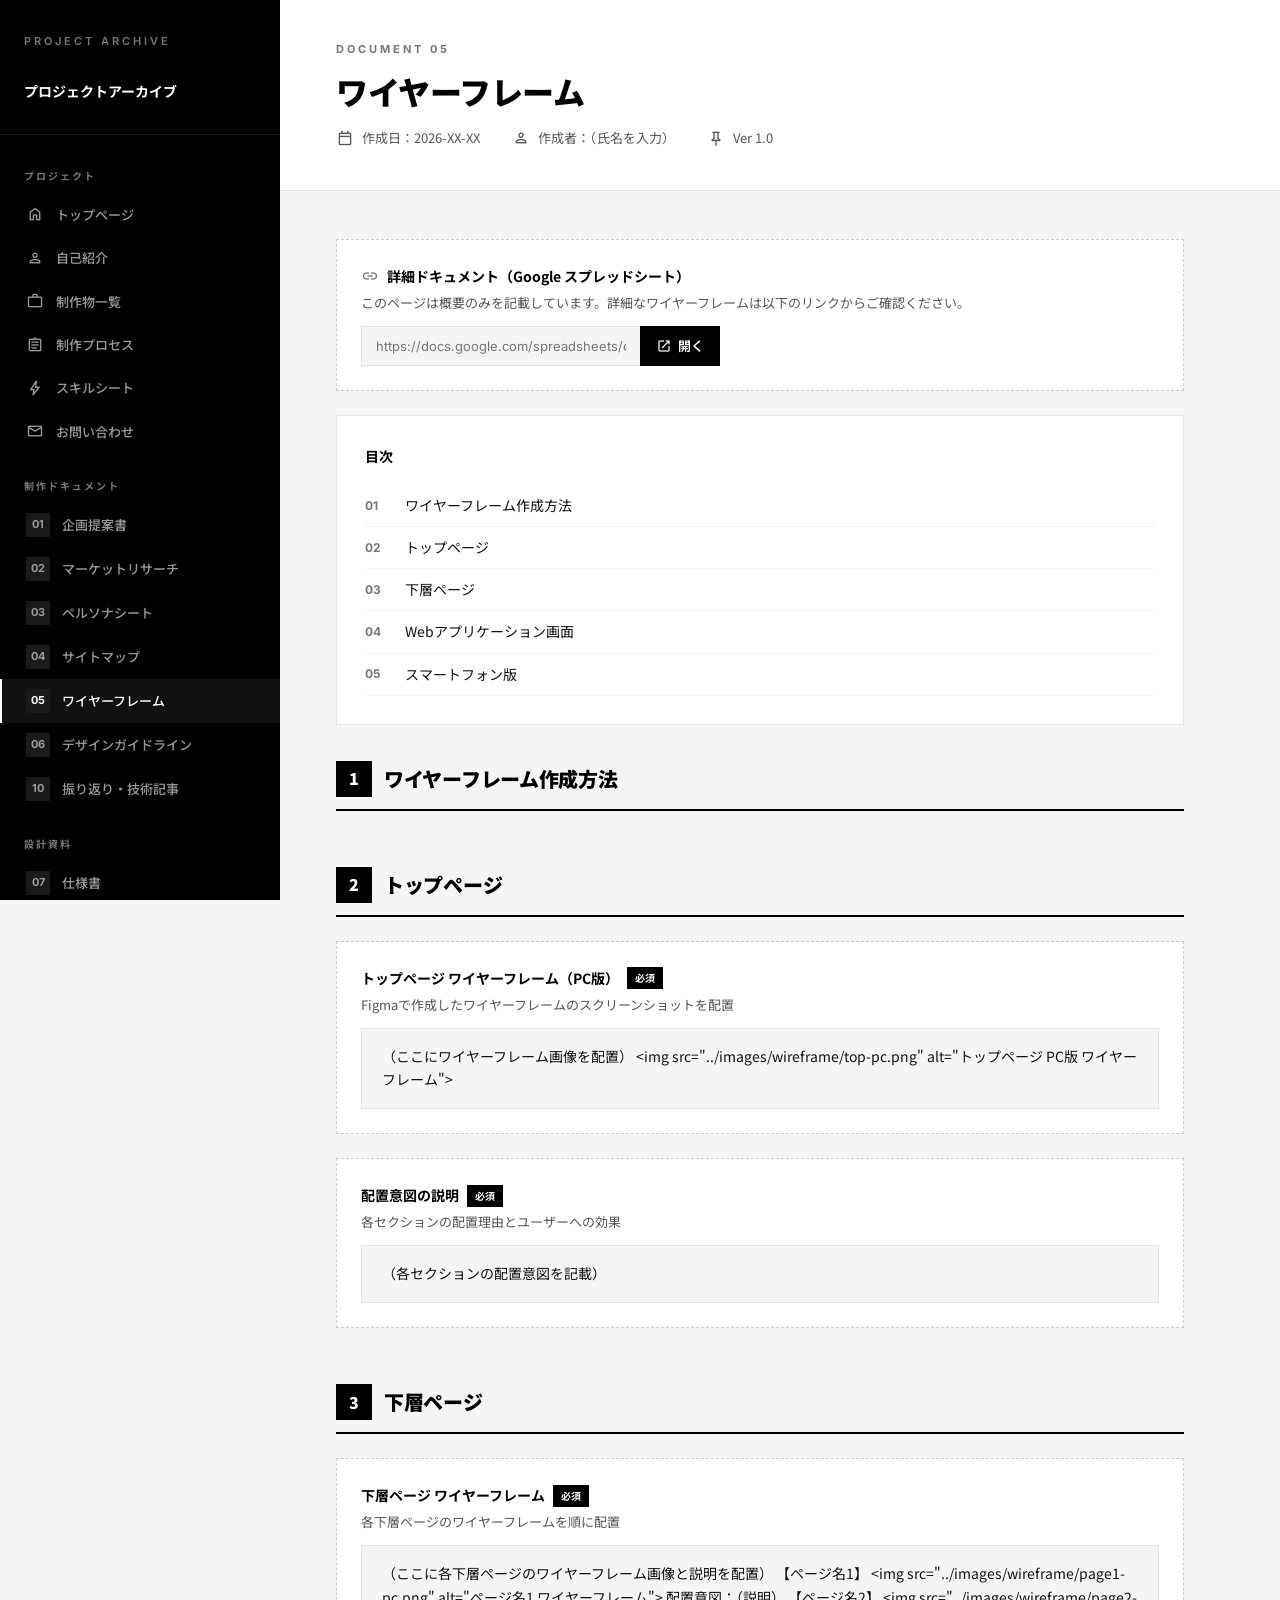
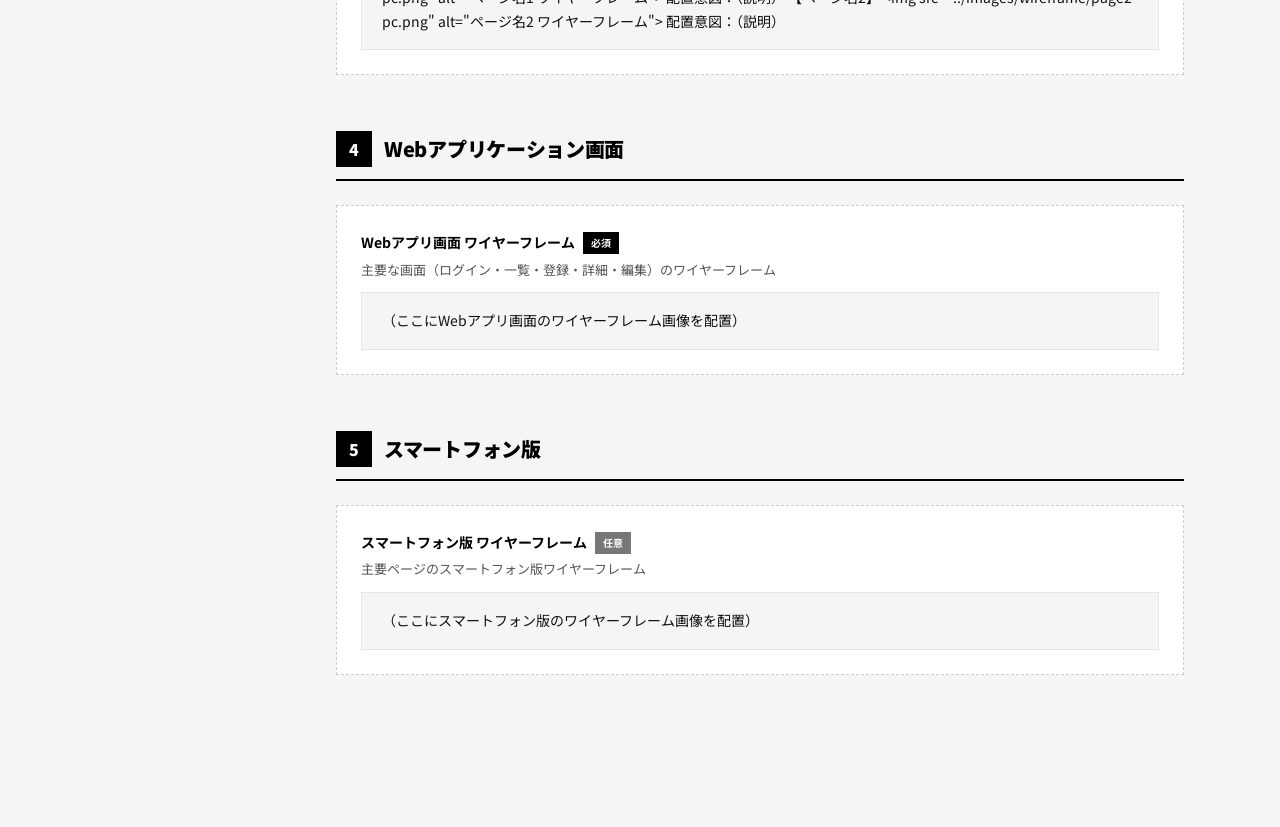
<file: portfolio-templates/docs/05-wireframe.html>
<!DOCTYPE html>
<html lang="ja">
<head>
  <meta charset="UTF-8">
  <meta name="viewport" content="width=device-width, initial-scale=1.0">
  <title>ワイヤーフレーム -  プロジェクトアーカイブ</title>
  <link rel="stylesheet" href="https://fonts.googleapis.com/css2?family=Material+Symbols+Outlined:opsz,wght,FILL,GRAD@20..48,100..700,0..1,-50..200">
  <link rel="stylesheet" href="../css/style.css">
</head>
<body>
  <button class="hamburger" aria-label="メニュー">
    <span></span><span></span><span></span>
  </button>

  <div class="page-wrapper">
  <aside class="sidebar" data-nav-level="docs"></aside>

    <main class="main-content">
      <header class="doc-header">
        <div class="doc-category">DOCUMENT 05</div>
        <h1 class="doc-title">ワイヤーフレーム</h1>
        <div class="doc-meta">
          <span><span class="material-symbols-outlined icon-sm">calendar_today</span> 作成日：2026-XX-XX</span>
          <span><span class="material-symbols-outlined icon-sm">person</span> 作成者：（氏名を入力）</span>
          <span><span class="material-symbols-outlined icon-sm">push_pin</span> Ver 1.0</span>
        </div>
      </header>

      <div class="doc-body">

        <div class="external-link-box">
          <div class="external-link-box-title">
            <span class="material-symbols-outlined">link</span>
            詳細ドキュメント（Google スプレッドシート）
          </div>
          <div class="external-link-box-desc">
            このページは概要のみを記載しています。詳細なワイヤーフレームは以下のリンクからご確認ください。
          </div>
          <div class="external-link-input">
            <input type="text" placeholder="https://docs.google.com/spreadsheets/d/xxxxx" id="external-link-05">
            <a href="#" class="link-btn" onclick="window.open(document.getElementById('external-link-05').value || 'https://docs.google.com', '_blank'); return false;">
              <span class="material-symbols-outlined">open_in_new</span>
              開く
            </a>
          </div>
        </div>

        <div class="toc">
          <div class="toc-title">目次</div>
          <ol class="toc-list">
            <li><a href="#sec1">ワイヤーフレーム作成方法</a></li>
            <li><a href="#sec2">トップページ</a></li>
            <li><a href="#sec3">下層ページ</a></li>
            <li><a href="#sec4">Webアプリケーション画面</a></li>
            <li><a href="#sec5">スマートフォン版</a></li>
          </ol>
        </div>

        <section class="section" id="sec1">
          <h2 class="section-title"><span class="section-icon">1</span> ワイヤーフレーム作成方法</h2>


        </section>

        <section class="section" id="sec2">
          <h2 class="section-title"><span class="section-icon">2</span> トップページ</h2>

        <div class="fill-block">
          <div class="fill-label">トップページ ワイヤーフレーム（PC版） <span class="required">必須</span></div>
          <div class="fill-hint">Figmaで作成したワイヤーフレームのスクリーンショットを配置</div>
          <div class="fill-content">
            <p>（ここにワイヤーフレーム画像を配置）
&lt;img src=&quot;../images/wireframe/top-pc.png&quot; alt=&quot;トップページ PC版 ワイヤーフレーム&quot;&gt;</p>
          </div>
        </div>
        <div class="fill-block">
          <div class="fill-label">配置意図の説明 <span class="required">必須</span></div>
          <div class="fill-hint">各セクションの配置理由とユーザーへの効果</div>
          <div class="fill-content">
            <p>（各セクションの配置意図を記載）</p>
          </div>
        </div>

        </section>

        <section class="section" id="sec3">
          <h2 class="section-title"><span class="section-icon">3</span> 下層ページ</h2>

        <div class="fill-block">
          <div class="fill-label">下層ページ ワイヤーフレーム <span class="required">必須</span></div>
          <div class="fill-hint">各下層ページのワイヤーフレームを順に配置</div>
          <div class="fill-content">
            <p>（ここに各下層ページのワイヤーフレーム画像と説明を配置）

【ページ名1】
&lt;img src=&quot;../images/wireframe/page1-pc.png&quot; alt=&quot;ページ名1 ワイヤーフレーム&quot;&gt;
配置意図：（説明）

【ページ名2】
&lt;img src=&quot;../images/wireframe/page2-pc.png&quot; alt=&quot;ページ名2 ワイヤーフレーム&quot;&gt;
配置意図：（説明）</p>
          </div>
        </div>

        </section>

        <section class="section" id="sec4">
          <h2 class="section-title"><span class="section-icon">4</span> Webアプリケーション画面</h2>

        <div class="fill-block">
          <div class="fill-label">Webアプリ画面 ワイヤーフレーム <span class="required">必須</span></div>
          <div class="fill-hint">主要な画面（ログイン・一覧・登録・詳細・編集）のワイヤーフレーム</div>
          <div class="fill-content">
            <p>（ここにWebアプリ画面のワイヤーフレーム画像を配置）</p>
          </div>
        </div>

        </section>

        <section class="section" id="sec5">
          <h2 class="section-title"><span class="section-icon">5</span> スマートフォン版</h2>

        <div class="fill-block">
          <div class="fill-label">スマートフォン版 ワイヤーフレーム <span class="optional">任意</span></div>
          <div class="fill-hint">主要ページのスマートフォン版ワイヤーフレーム</div>
          <div class="fill-content">
            <p>（ここにスマートフォン版のワイヤーフレーム画像を配置）</p>
          </div>
        </div>

        </section>

      </div>
    </main>
  </div>

  <script src="../js/main.js"></script>
</body>
</html>
</file>
<file: portfolio-templates/css/style.css>
/* ============================================================
    プロジェクトアーカイブテンプレート 共通CSS
    Modern Simple Design - Black, White, Gray
   ============================================================ */

@import url('https://fonts.googleapis.com/css2?family=Noto+Sans+JP:wght@300;400;500;700;900&family=Inter:wght@400;500;600;700;800&display=swap');

/* --- CSS Variables --- */
:root {
  --black: #000000;
  --gray-900: #111111;
  --gray-800: #1a1a1a;
  --gray-700: #333333;
  --gray-600: #555555;
  --gray-500: #777777;
  --gray-400: #999999;
  --gray-300: #cccccc;
  --gray-200: #e5e5e5;
  --gray-100: #f5f5f5;
  --white: #ffffff;
  --text: var(--gray-900);
  --text-light: var(--gray-600);
  --text-muted: var(--gray-400);
  --bg: var(--white);
  --bg-gray: var(--gray-100);
  --border: var(--gray-200);
  --border-dark: var(--gray-300);
  --font-ja: 'Noto Sans JP', sans-serif;
  --font-en: 'Inter', sans-serif;
  --sidebar-width: 280px;
}

/* --- Reset & Base --- */
*,
*::before,
*::after {
  box-sizing: border-box;
  margin: 0;
  padding: 0;
}

html {
  font-size: 16px;
  scroll-behavior: smooth;
}

body {
  font-family: var(--font-ja);
  color: var(--text);
  background: var(--bg-gray);
  line-height: 1.8;
  -webkit-font-smoothing: antialiased;
}

img {
  max-width: 100%;
  height: auto;
}

a {
  color: var(--gray-700);
  text-decoration: none;
  transition: color 0.2s;
}

a:hover {
  color: var(--black);
}

/* --- Layout --- */
.page-wrapper {
  display: flex;
  min-height: 100vh;
}

/* --- Sidebar --- */
.sidebar {
  position: fixed;
  top: 0;
  left: 0;
  width: var(--sidebar-width);
  height: 100vh;
  background: var(--black);
  color: var(--white);
  overflow-y: auto;
  z-index: 100;
  display: flex;
  flex-direction: column;
}

.sidebar-header {
  padding: 32px 24px;
  border-bottom: 1px solid var(--gray-800);
}

.sidebar-header .logo {
  font-family: var(--font-en);
  font-size: 11px;
  font-weight: 600;
  letter-spacing: 3px;
  text-transform: uppercase;
  color: var(--gray-500);
  margin-bottom: 8px;
}

.sidebar-header .project-name {
  font-size: 14px;
  font-weight: 700;
  line-height: 1.5;
  color: var(--white);
}

.sidebar-nav {
  flex: 1;
  padding: 24px 0;
}

.sidebar-nav .nav-group {
  margin-bottom: 16px;
}

.sidebar-nav .nav-group-title {
  font-size: 10px;
  font-weight: 700;
  letter-spacing: 2px;
  text-transform: uppercase;
  color: var(--gray-500);
  padding: 8px 24px 8px;
}

.sidebar-nav a {
  display: flex;
  align-items: center;
  gap: 12px;
  padding: 10px 24px;
  color: var(--gray-400);
  font-size: 13px;
  font-weight: 500;
  transition: all 0.15s;
  border-left: 2px solid transparent;
}

.sidebar-nav a:hover {
  color: var(--white);
  background: var(--gray-900);
}

.sidebar-nav a.active {
  color: var(--white);
  background: var(--gray-900);
  border-left-color: var(--white);
}

.sidebar-nav .nav-number {
  display: inline-flex;
  align-items: center;
  justify-content: center;
  width: 24px;
  height: 24px;
  background: var(--gray-800);
  font-family: var(--font-en);
  font-size: 11px;
  font-weight: 700;
  flex-shrink: 0;
}

.sidebar-footer {
  padding: 20px 24px;
  border-top: 1px solid var(--gray-800);
  font-size: 11px;
  color: var(--gray-600);
}

/* --- Main Content --- */
.main-content {
  flex: 1;
  margin-left: var(--sidebar-width);
  min-width: 0;
}

/* --- Document Header --- */
.doc-header {
  background: var(--white);
  border-bottom: 1px solid var(--border);
  padding: 40px 56px;
}

.doc-header .doc-category {
  font-family: var(--font-en);
  font-size: 11px;
  font-weight: 700;
  letter-spacing: 3px;
  text-transform: uppercase;
  color: var(--gray-500);
  margin-bottom: 12px;
}

.doc-header .doc-title {
  font-size: 32px;
  font-weight: 900;
  line-height: 1.2;
  color: var(--black);
  margin-bottom: 16px;
  letter-spacing: -0.5px;
}

.doc-header .doc-meta {
  display: flex;
  gap: 32px;
  font-size: 13px;
  color: var(--text-light);
}

.doc-header .doc-meta span {
  display: flex;
  align-items: center;
  gap: 8px;
}

/* --- Document Body --- */
.doc-body {
  padding: 48px 56px 96px;
  max-width: 960px;
}

/* --- Section --- */
.section {
  margin-bottom: 56px;
}

.section-title {
  font-size: 20px;
  font-weight: 900;
  color: var(--black);
  margin-bottom: 24px;
  padding-bottom: 12px;
  border-bottom: 2px solid var(--black);
  display: flex;
  align-items: center;
  gap: 12px;
  letter-spacing: -0.3px;
}

.section-title .section-icon {
  display: inline-flex;
  align-items: center;
  justify-content: center;
  width: 36px;
  height: 36px;
  background: var(--black);
  color: var(--white);
  font-size: 16px;
  flex-shrink: 0;
}

.subsection {
  margin-bottom: 36px;
}

.subsection-title {
  font-size: 16px;
  font-weight: 700;
  color: var(--text);
  margin-bottom: 16px;
  padding-left: 16px;
  border-left: 3px solid var(--black);
}

/* --- Fill Block (Template Input Area) --- */
.fill-block {
  background: var(--white);
  border: 1px dashed var(--gray-300);
  padding: 24px;
  margin-bottom: 24px;
  transition: border-color 0.2s;
}

.fill-block:hover {
  border-color: var(--gray-500);
}

.fill-block.completed {
  border-style: solid;
  border-color: var(--gray-700);
  background: var(--gray-100);
}

.fill-label {
  font-size: 14px;
  font-weight: 700;
  color: var(--black);
  margin-bottom: 4px;
  display: flex;
  align-items: center;
  gap: 8px;
}

.fill-label .required {
  font-size: 10px;
  font-weight: 700;
  color: var(--white);
  background: var(--black);
  padding: 2px 8px;
}

.fill-label .optional {
  font-size: 10px;
  font-weight: 700;
  color: var(--white);
  background: var(--gray-500);
  padding: 2px 8px;
}

.fill-hint {
  font-size: 13px;
  color: var(--text-light);
  margin-bottom: 12px;
  line-height: 1.6;
}

.fill-content {
  background: var(--gray-100);
  border: 1px solid var(--border);
  padding: 16px 20px;
  min-height: 48px;
  font-size: 14px;
  line-height: 1.7;
  color: var(--text);
}

.fill-content p {
  margin-bottom: 8px;
}

.fill-content p:last-child {
  margin-bottom: 0;
}

.ascii-diagram {
  overflow-x: auto;
}

.ascii-diagram pre {
  font-family: 'Courier New', Courier, monospace;
  white-space: pre;
  font-size: 13px;
  line-height: 1.4;
  margin: 0;
  overflow-x: auto;
}

.code-block {
  overflow-x: auto;
}

.code-block pre {
  font-family: 'Courier New', Courier, monospace;
  white-space: pre;
  font-size: 13px;
  line-height: 1.6;
  margin: 0;
  overflow-x: auto;
}

.code-block .comment {
  color: #6a9955;
}

.code-block .keyword {
  color: #569cd6;
  font-weight: bold;
}

/* --- Prompt Box (Gemini Style) --- */
.prompt-box {
  background: linear-gradient(135deg, #4285F4 0%, #9B72CB 50%, #D96570 100%);
  border: none;
  padding: 24px;
  margin-top: 16px;
  font-size: 13px;
  color: white;
}

.prompt-box .prompt-title {
  font-weight: 700;
  color: white;
  margin-bottom: 12px;
  display: flex;
  align-items: center;
  gap: 8px;
  font-size: 12px;
  letter-spacing: 1px;
  text-transform: uppercase;
}

.prompt-box .prompt-text {
  background: rgba(0, 0, 0, 0.35);
  border: none;
  padding: 18px 20px;
  font-size: 13px;
  color: white;
  line-height: 1.8;
  white-space: pre-wrap;
  margin-top: 8px;
  cursor: pointer;
  transition: background 0.2s;
}

.prompt-box .prompt-text:hover {
  background: rgba(0, 0, 0, 0.45);
}

.prompt-box .prompt-note {
  font-size: 12px;
  color: rgba(255, 255, 255, 0.8);
  margin-top: 12px;
}

/* --- Table --- */
.doc-table {
  width: 100%;
  border-collapse: collapse;
  font-size: 14px;
  margin-bottom: 24px;
  background: var(--white);
  border: 1px solid var(--border);
}

.doc-table thead th {
  background: var(--black);
  color: var(--white);
  font-weight: 700;
  padding: 14px 20px;
  text-align: left;
  font-size: 13px;
}

.doc-table tbody td {
  padding: 14px 20px;
  border-bottom: 1px solid var(--border);
  vertical-align: top;
}

.doc-table tbody tr:last-child td {
  border-bottom: none;
}

.doc-table tbody tr:hover {
  background: var(--gray-100);
}

/* template row */
.doc-table .template-row td {
  color: var(--text-muted);
  font-style: italic;
}

/* --- Status Badge --- */
.badge {
  display: inline-flex;
  align-items: center;
  padding: 4px 12px;
  font-size: 11px;
  font-weight: 700;
}

.badge-must {
  background: var(--black);
  color: var(--white);
}

.badge-should {
  background: var(--gray-600);
  color: var(--white);
}

.badge-could {
  background: var(--gray-300);
  color: var(--gray-700);
}

/* --- Card Grid --- */
.card-grid {
  display: grid;
  grid-template-columns: repeat(auto-fill, minmax(280px, 1fr));
  gap: 24px;
  margin-bottom: 24px;
}

.card {
  background: var(--white);
  border: 1px solid var(--border);
  padding: 28px;
  transition: border-color 0.2s, transform 0.2s;
}

.card:hover {
  border-color: var(--gray-500);
  transform: translateY(-2px);
}

.card-title {
  font-size: 16px;
  font-weight: 700;
  color: var(--black);
  margin-bottom: 10px;
}

.card-text {
  font-size: 13px;
  color: var(--text-light);
  line-height: 1.7;
}

/* --- Info Box --- */
.info-box {
  padding: 20px 24px;
  margin-bottom: 24px;
  font-size: 14px;
  border-left: 3px solid var(--black);
  background: var(--gray-100);
}

.info-box.info {
  border-left-color: var(--gray-700);
}

.info-box.success {
  border-left-color: var(--gray-500);
  background: var(--gray-100);
}

.info-box.warning {
  border-left-color: var(--gray-400);
  background: var(--gray-100);
}

.info-box.danger {
  border-left-color: var(--black);
  background: var(--gray-100);
}

.info-box strong {
  display: block;
  margin-bottom: 6px;
}

/* --- External Link Box (fill-block style) --- */
.external-link-box {
  background: var(--white);
  border: 1px dashed var(--gray-300);
  padding: 24px;
  margin-bottom: 24px;
  transition: border-color 0.2s;
}

.external-link-box:hover {
  border-color: var(--gray-500);
}

.external-link-box .external-link-box-title {
  font-size: 14px;
  font-weight: 700;
  color: var(--black);
  margin-bottom: 4px;
  display: flex;
  align-items: center;
  gap: 8px;
}

.external-link-box .external-link-box-title .material-symbols-outlined {
  font-size: 18px;
  color: var(--gray-500);
}

.external-link-box .external-link-box-desc {
  font-size: 13px;
  color: var(--text-light);
  margin-bottom: 12px;
  line-height: 1.6;
}

.external-link-box .external-link-input {
  display: inline-flex;
  align-items: stretch;
}

.external-link-box .external-link-input input {
  font-size: 13px;
  color: var(--text-muted);
  font-family: var(--font-en);
  background: var(--gray-100);
  border: 1px solid var(--border);
  padding: 0 14px;
  height: 40px;
  min-width: 280px;
  outline: none;
}

.external-link-box .external-link-input input:focus {
  border-color: var(--gray-400);
}

.external-link-box .link-btn {
  display: inline-flex;
  align-items: center;
  gap: 6px;
  background: var(--black);
  color: var(--white);
  padding: 0 16px;
  height: 40px;
  font-size: 13px;
  font-weight: 600;
  text-decoration: none;
  transition: background 0.2s;
  white-space: nowrap;
  margin-left: -1px;
}

.external-link-box .link-btn:hover {
  background: var(--gray-700);
  color: var(--white);
}

.external-link-box .link-btn .material-symbols-outlined {
  font-size: 16px;
}

/* --- Flow Chart --- */
.flow-chart {
  display: flex;
  align-items: center;
  gap: 12px;
  flex-wrap: wrap;
  margin-bottom: 24px;
}

.flow-step {
  background: var(--black);
  color: var(--white);
  padding: 10px 24px;
  font-size: 13px;
  font-weight: 700;
  white-space: nowrap;
}

.flow-arrow {
  color: var(--gray-400);
  font-size: 18px;
}

/* --- Progress --- */
.progress-bar {
  display: flex;
  gap: 4px;
  margin-bottom: 28px;
}

.progress-step {
  flex: 1;
  height: 4px;
  background: var(--gray-200);
}

.progress-step.done {
  background: var(--black);
}

.progress-step.current {
  background: var(--gray-500);
}

/* --- TOC (Table of Contents) --- */
.toc {
  background: var(--white);
  border: 1px solid var(--border);
  padding: 28px;
  margin-bottom: 36px;
}

.toc-title {
  font-size: 14px;
  font-weight: 700;
  color: var(--black);
  margin-bottom: 16px;
}

.toc-list {
  list-style: none;
  counter-reset: toc-counter;
}

.toc-list li {
  counter-increment: toc-counter;
}

.toc-list li a {
  display: flex;
  align-items: center;
  gap: 12px;
  padding: 8px 0;
  color: var(--text);
  font-size: 14px;
  border-bottom: 1px solid var(--gray-100);
  transition: color 0.2s;
}

.toc-list li a:hover {
  color: var(--black);
}

.toc-list li a::before {
  content: counter(toc-counter, decimal-leading-zero);
  font-family: var(--font-en);
  font-size: 12px;
  font-weight: 700;
  color: var(--gray-500);
  width: 28px;
  flex-shrink: 0;
}

/* --- Hamburger (mobile) --- */
.hamburger {
  display: none;
  position: fixed;
  top: 16px;
  left: 16px;
  z-index: 200;
  width: 48px;
  height: 48px;
  background: var(--black);
  border: none;
  cursor: pointer;
  flex-direction: column;
  align-items: center;
  justify-content: center;
  gap: 6px;
}

.hamburger span {
  display: block;
  width: 20px;
  height: 2px;
  background: var(--white);
  transition: all 0.3s;
}

/* --- Icon --- */
.icon-sm {
  font-size: 18px;
}

/* --- Responsive --- */
@media (max-width: 1024px) {
  :root {
    --sidebar-width: 260px;
  }

  .doc-header,
  .doc-body {
    padding-left: 36px;
    padding-right: 36px;
  }
}

@media (max-width: 768px) {
  .hamburger {
    display: flex;
  }

  .sidebar {
    transform: translateX(-100%);
    transition: transform 0.3s;
  }

  .sidebar.open {
    transform: translateX(0);
  }

  .main-content {
    margin-left: 0;
  }

  .doc-header {
    padding: 28px 24px;
    padding-top: 80px;
  }

  .doc-header .doc-title {
    font-size: 24px;
  }

  .doc-body {
    padding: 28px 24px 72px;
  }

  .doc-header .doc-meta {
    flex-direction: column;
    gap: 6px;
  }

  .card-grid {
    grid-template-columns: 1fr;
  }

  .flow-chart {
    flex-direction: column;
    align-items: flex-start;
  }

  .flow-arrow {
    transform: rotate(90deg);
  }
}

/* --- Print --- */
@media print {

  .sidebar,
  .hamburger {
    display: none !important;
  }

  .main-content {
    margin-left: 0 !important;
  }

  .prompt-box {
    break-inside: avoid;
  }

  .fill-block {
    break-inside: avoid;
    border-style: solid;
  }

  .doc-header {
    border-bottom: 2px solid #000;
  }
}
</file>
